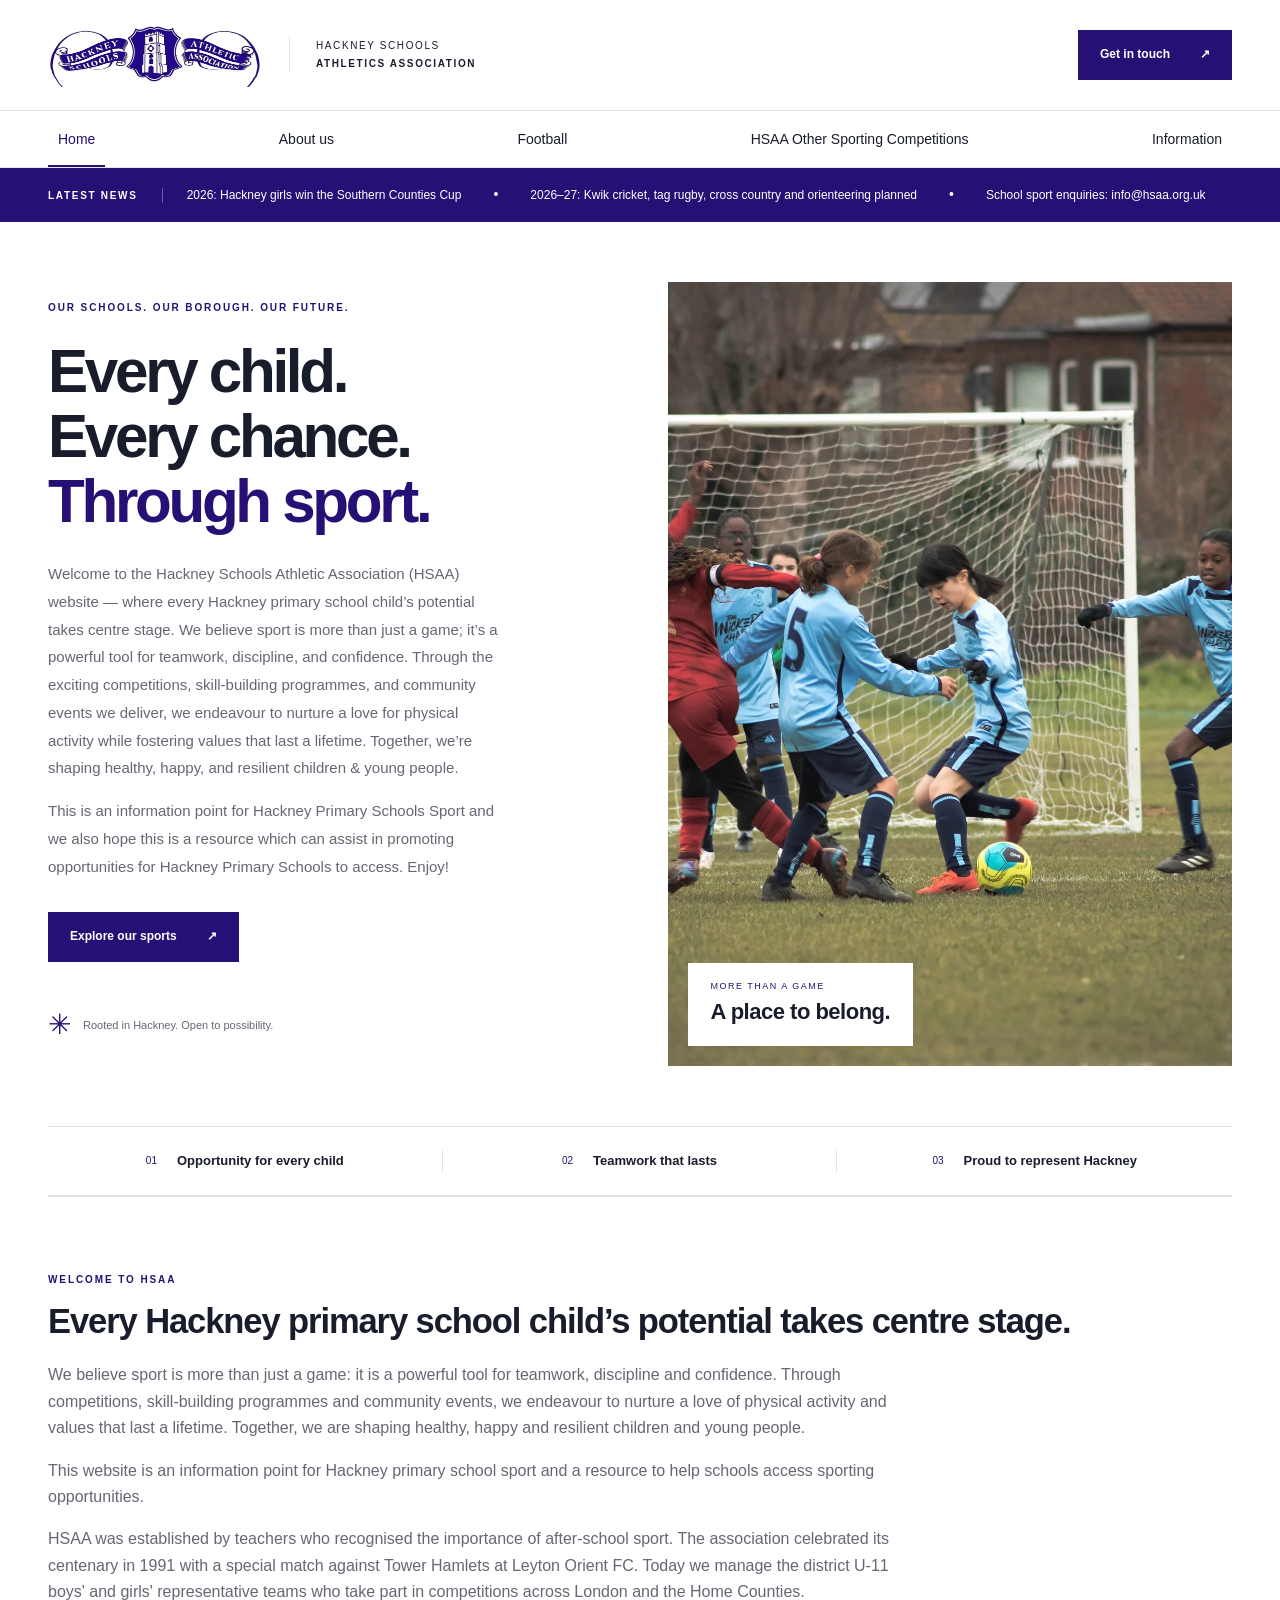
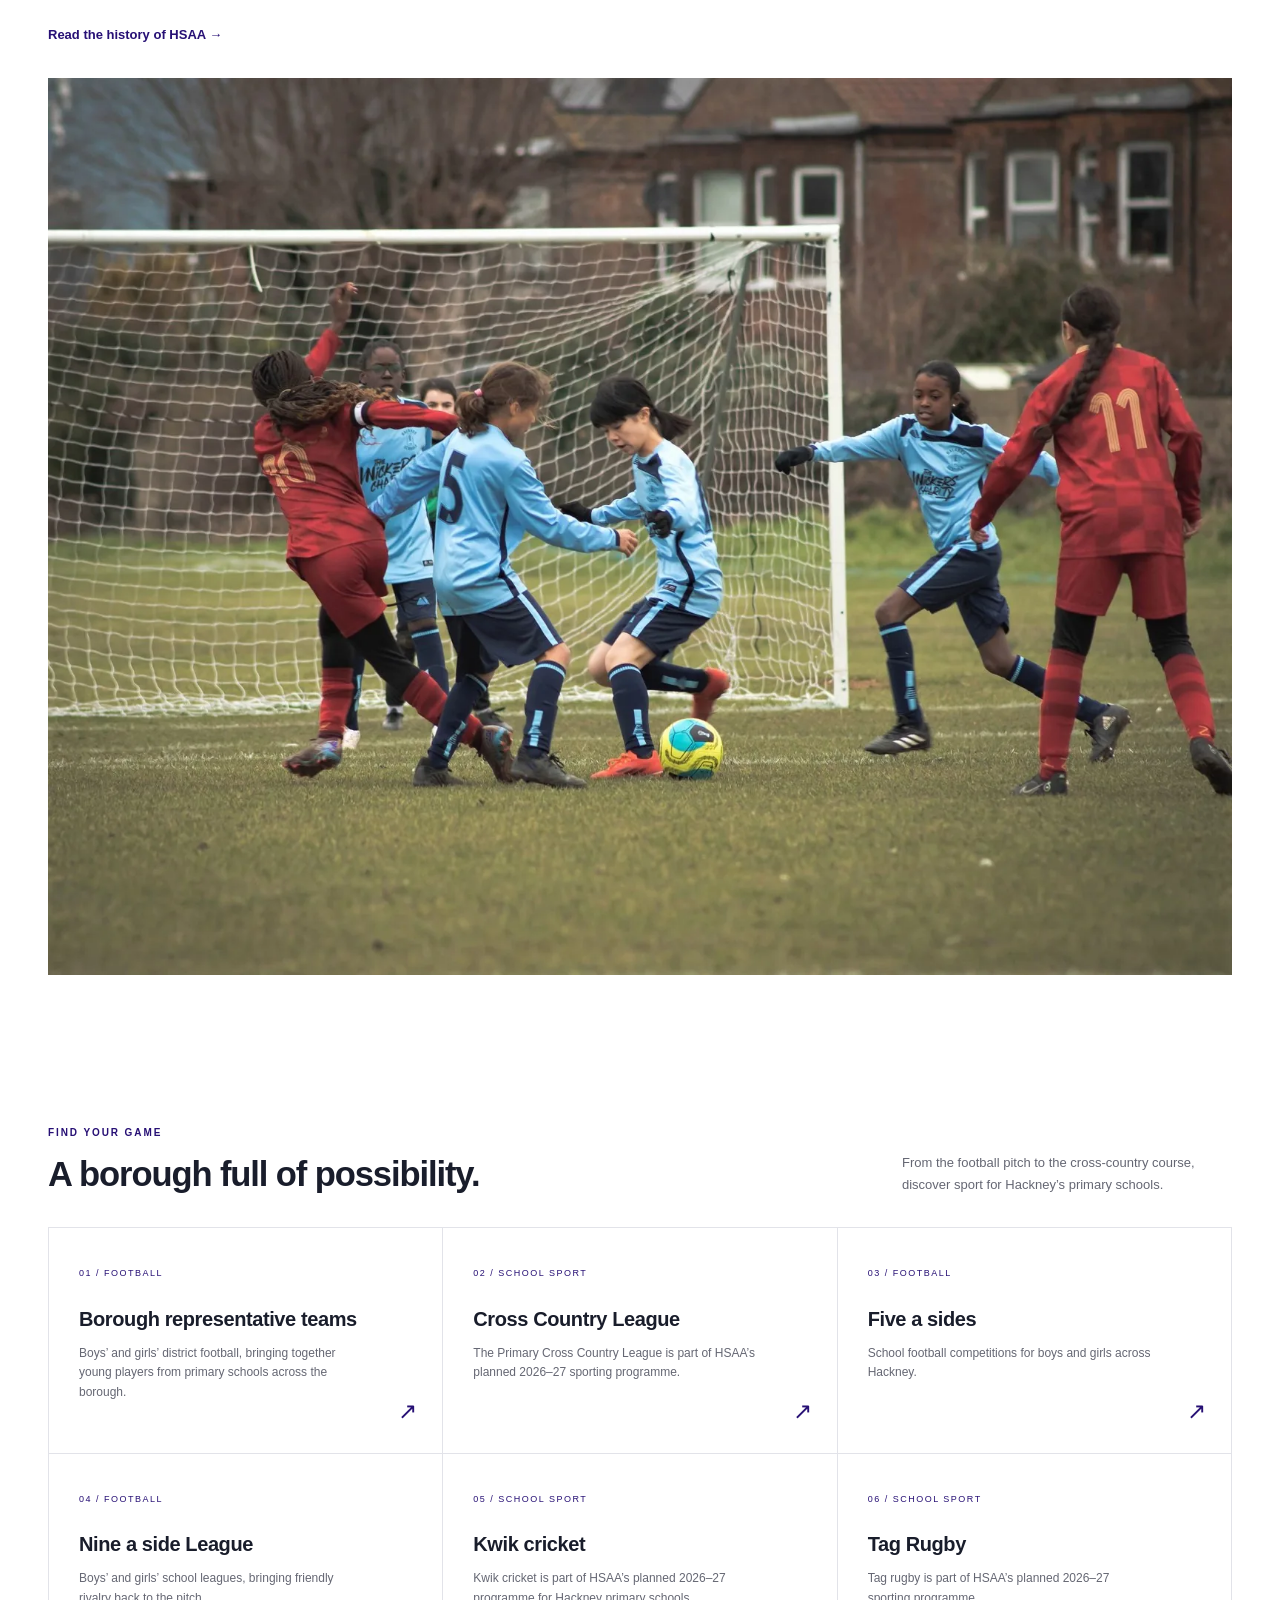
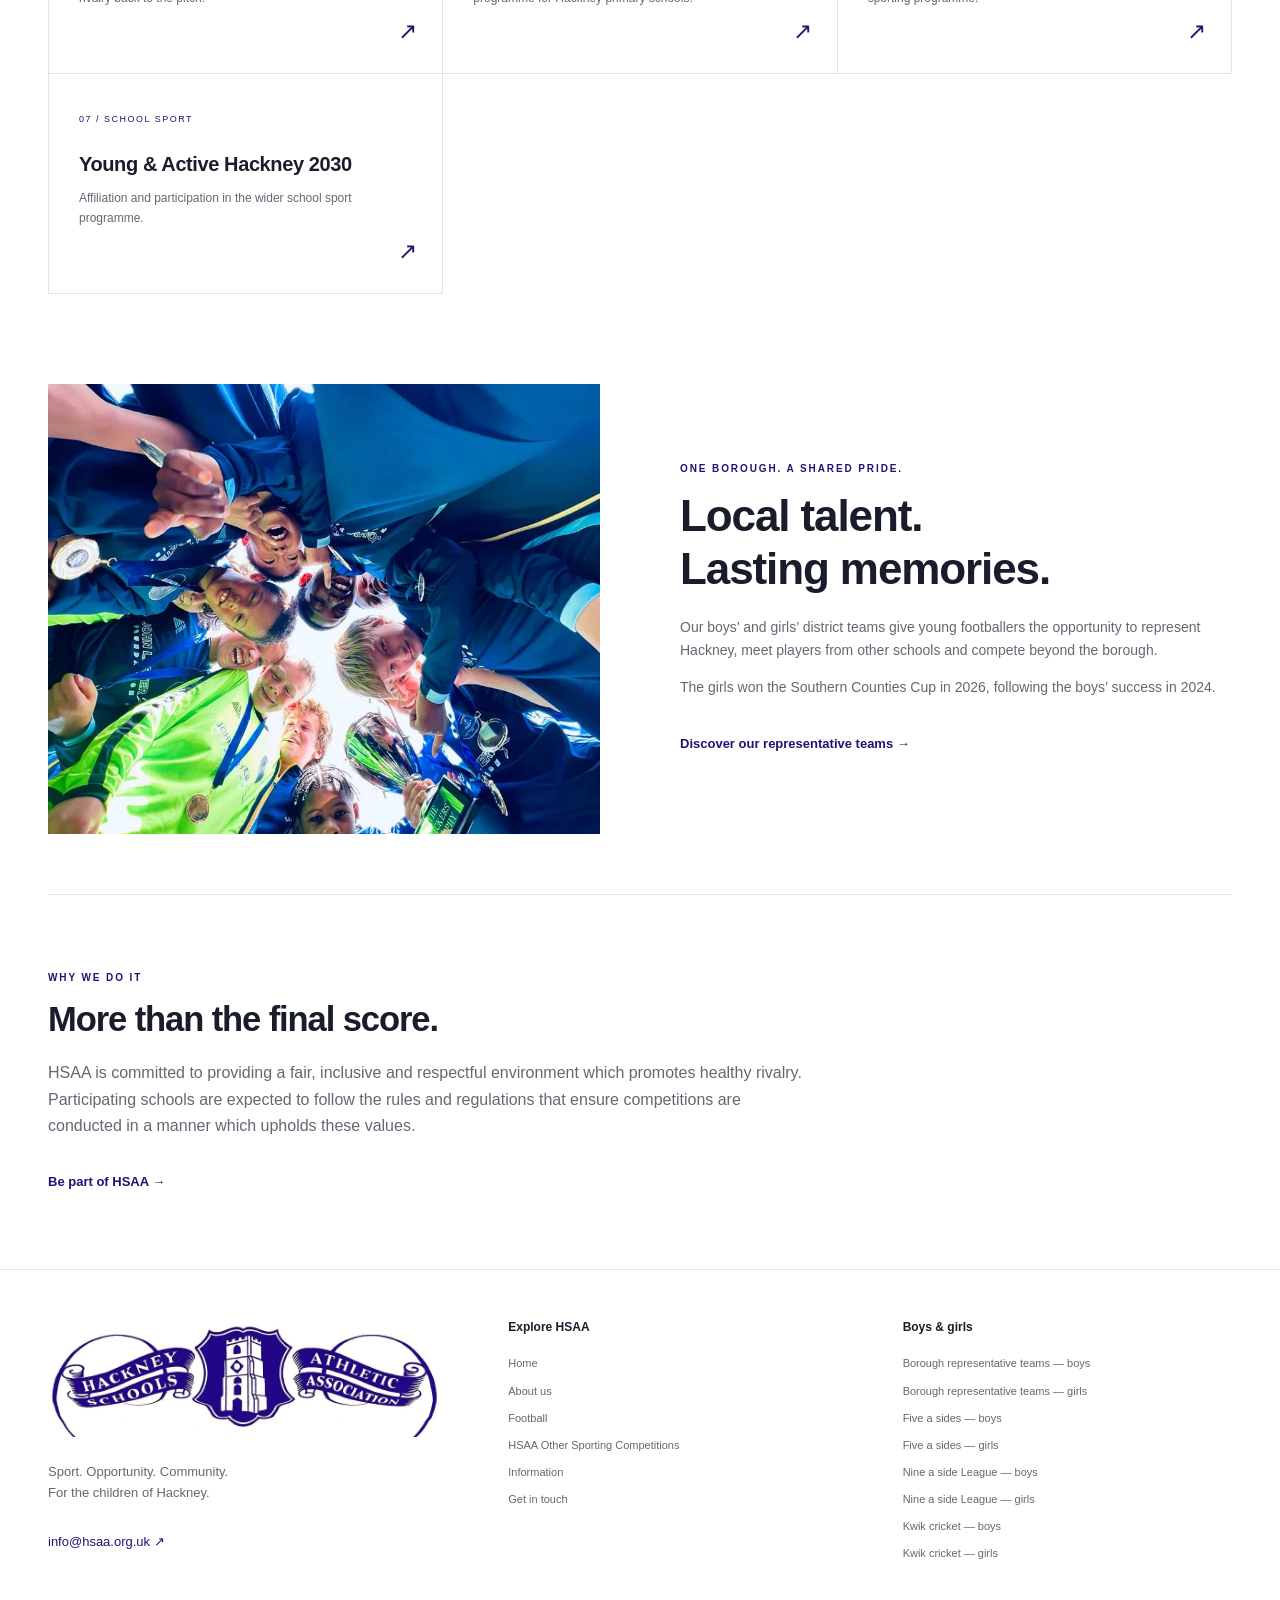
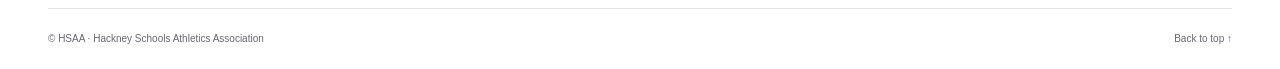
<file: index.html>
<!doctype html>
<html lang="en-GB"><head><meta charset="utf-8"><meta name="viewport" content="width=device-width,initial-scale=1"><title>Home | HSAA</title><meta name="description" content="School sport, competitions and borough representative teams for Hackney primary schools."><link rel="icon" href="assets/logo.webp"><link rel="stylesheet" href="css/styles.css"><script src="js/main.js" defer></script></head>
<body><a class="skip-link" href="#main">Skip to content</a><header><div class="masthead wrap"><a href="index.html" class="brand" aria-label="HSAA home"><img src="assets/source/hsaa-logo.webp" alt="Hackney Schools Athletic Association" width="215" height="64"></a><span class="brand-note">HACKNEY SCHOOLS<br><strong>ATHLETICS ASSOCIATION</strong></span><a class="header-contact button" href="contact.html">Get in touch <span aria-hidden="true">↗</span></a><button class="menu-toggle" aria-expanded="false" aria-controls="main-nav">Menu <span aria-hidden="true">☰</span></button></div><nav class="navigation" id="main-nav" aria-label="Main navigation"><div class="nav-inner wrap"><ul class="nav-list"><li><a href="index.html" aria-current="page">Home</a></li><li><a href="about.html">About us</a></li><li><a href="football.html">Football</a></li><li><a href="other-sports.html">HSAA Other Sporting Competitions</a></li><li><a href="information.html">Information</a></li></ul><div class="mobile-nav-contact"><a class="button" href="contact.html">Get in touch <span aria-hidden="true">&#8599;</span></a></div></div></nav></header>
<main id="main"><section class="news-ticker" aria-label="Latest HSAA news"><div class="wrap ticker-inner"><h2 class="ticker-label">LATEST NEWS</h2><div class="ticker-window" id="news-ticker-content"><div class="ticker-track"><ul class="ticker-items"><li>2026: Hackney girls win the Southern Counties Cup</li><li>2026–27: Kwik cricket, tag rugby, cross country and orienteering planned</li><li>School sport enquiries: info@hsaa.org.uk</li></ul></div></div></div></section><section class="hero wrap" id="introduction"><div class="hero-copy"><span class="eyebrow">OUR SCHOOLS. OUR BOROUGH. OUR FUTURE.</span><h1>Every child.<br>Every chance.<br><em>Through sport.</em></h1><p>Welcome to the Hackney Schools Athletic Association (HSAA) website — where every Hackney primary school child’s potential takes centre stage. We believe sport is more than just a game; it’s a powerful tool for teamwork, discipline, and confidence. Through the exciting competitions, skill-building programmes, and community events we deliver, we endeavour to nurture a love for physical activity while fostering values that last a lifetime. Together, we’re shaping healthy, happy, and resilient children &amp; young people.</p><p>This is an information point for Hackney Primary Schools Sport and we also hope this is a resource which can assist in promoting opportunities for Hackney Primary Schools to access. Enjoy!</p><div class="actions"><a class="button" href="#sports">Explore our sports <span aria-hidden="true">↗</span></a></div><div class="hero-footnote"><span class="small-mark" aria-hidden="true">✳</span> Rooted in Hackney. Open to possibility.</div></div><figure class="hero-photo"><img src="assets/football-action.webp" alt="Hackney girls playing football in front of the goal" width="1990" height="1508" fetchpriority="high"><figcaption><span>MORE THAN A GAME</span><strong>A place to belong.</strong></figcaption></figure></section><section class="values wrap" aria-label="Our values"><div><span>01</span><strong>Opportunity for every child</strong></div><div><span>02</span><strong>Teamwork that lasts</strong></div><div><span>03</span><strong>Proud to represent Hackney</strong></div></section><section class="section wrap home-introduction" id="welcome"><span class="eyebrow">WELCOME TO HSAA</span><h2>Every Hackney primary school child’s potential takes centre stage.</h2><p>We believe sport is more than just a game: it is a powerful tool for teamwork, discipline and confidence. Through competitions, skill-building programmes and community events, we endeavour to nurture a love of physical activity and values that last a lifetime. Together, we are shaping healthy, happy and resilient children and young people.</p><p>This website is an information point for Hackney primary school sport and a resource to help schools access sporting opportunities.</p><p>HSAA was established by teachers who recognised the importance of after-school sport. The association celebrated its centenary in 1991 with a special match against Tower Hamlets at Leyton Orient FC. Today we manage the district U-11 boys' and girls' representative teams who take part in competitions across London and the Home Counties.</p><p><a class="text-link" href="about.html#history">Read the history of HSAA →</a></p><img class="wide-image" src="assets/source/introduction-football.webp" alt="Young footballers playing near the goal" loading="lazy"></section>
<section class="section wrap" id="sports"><div class="section-heading"><div><span class="eyebrow">FIND YOUR GAME</span><h2>A borough full of possibility.</h2></div><p>From the football pitch to the cross-country course, discover sport for Hackney’s primary schools.</p></div><div class="sport-grid"><a class="sport-card" href="football.html#teams"><span class="card-number">01 / FOOTBALL</span><h3>Borough representative teams</h3><p>Boys’ and girls’ district football, bringing together young players from primary schools across the borough.</p><span class="card-arrow" aria-hidden="true">↗</span></a><a class="sport-card" href="other-sports.html#cross-country"><span class="card-number">02 / SCHOOL SPORT</span><h3>Cross Country League</h3><p>The Primary Cross Country League is part of HSAA’s planned 2026–27 sporting programme.</p><span class="card-arrow" aria-hidden="true">↗</span></a><a class="sport-card" href="football.html#five-a-side"><span class="card-number">03 / FOOTBALL</span><h3>Five a sides</h3><p>School football competitions for boys and girls across Hackney.</p><span class="card-arrow" aria-hidden="true">↗</span></a><a class="sport-card" href="football.html#nine-a-side"><span class="card-number">04 / FOOTBALL</span><h3>Nine a side League</h3><p>Boys’ and girls’ school leagues, bringing friendly rivalry back to the pitch.</p><span class="card-arrow" aria-hidden="true">↗</span></a><a class="sport-card" href="other-sports.html#kwik-cricket"><span class="card-number">05 / SCHOOL SPORT</span><h3>Kwik cricket</h3><p>Kwik cricket is part of HSAA’s planned 2026–27 programme for Hackney primary schools.</p><span class="card-arrow" aria-hidden="true">↗</span></a><a class="sport-card" href="other-sports.html#tag-touch"><span class="card-number">06 / SCHOOL SPORT</span><h3>Tag Rugby</h3><p>Tag rugby is part of HSAA’s planned 2026–27 sporting programme.</p><span class="card-arrow" aria-hidden="true">↗</span></a><a class="sport-card" href="other-sports.html#young-active"><span class="card-number">07 / SCHOOL SPORT</span><h3>Young & Active Hackney 2030</h3><p>Affiliation and participation in the wider school sport programme.</p><span class="card-arrow" aria-hidden="true">↗</span></a></div></section><section class="feature wrap"><img src="assets/team-celebration.webp" alt="Hackney players celebrating together with a trophy" width="884" height="1024" loading="lazy"><div><span class="eyebrow">ONE BOROUGH. A SHARED PRIDE.</span><h2>Local talent.<br>Lasting memories.</h2><p>Our boys’ and girls’ district teams give young footballers the opportunity to represent Hackney, meet players from other schools and compete beyond the borough.</p><p>The girls won the Southern Counties Cup in 2026, following the boys’ success in 2024.</p><a class="text-link" href="football.html#teams">Discover our representative teams →</a></div></section><section class="section wrap mission"><span class="eyebrow">WHY WE DO IT</span><h2>More than the final score.</h2><p>HSAA is committed to providing a fair, inclusive and respectful environment which promotes healthy rivalry. Participating schools are expected to follow the rules and regulations that ensure competitions are conducted in a manner which upholds these values.</p><a class="text-link" href="contact.html">Be part of HSAA →</a></section></main><footer><div class="wrap footer-grid"><div><img src="assets/source/hsaa-logo.webp" alt="HSAA" width="215" height="64" loading="lazy"><p>Sport. Opportunity. Community.<br>For the children of Hackney.</p><a href="mailto:info@hsaa.org.uk">info@hsaa.org.uk ↗</a></div><div><h2>Explore HSAA</h2><div class="footer-links"><a href="index.html" aria-current="page">Home</a><a href="about.html">About us</a><a href="football.html">Football</a><a href="other-sports.html">HSAA Other Sporting Competitions</a><a href="information.html">Information</a><a href="contact.html">Get in touch</a></div></div><div><h2>Boys &amp; girls</h2><div class="footer-links"><a href="football.html#teams-boys">Borough representative teams — boys</a><a href="football.html#teams-girls">Borough representative teams — girls</a><a href="football.html#five-a-side-boys">Five a sides — boys</a><a href="football.html#five-a-side-girls">Five a sides — girls</a><a href="football.html#nine-a-side-boys">Nine a side League — boys</a><a href="football.html#nine-a-side-girls">Nine a side League — girls</a><a href="other-sports.html#kwik-cricket-boys">Kwik cricket — boys</a><a href="other-sports.html#kwik-cricket-girls">Kwik cricket — girls</a></div></div></div><div class="wrap footer-bottom">© HSAA · Hackney Schools Athletics Association <a href="#main">Back to top ↑</a></div></footer></body></html>
</file>
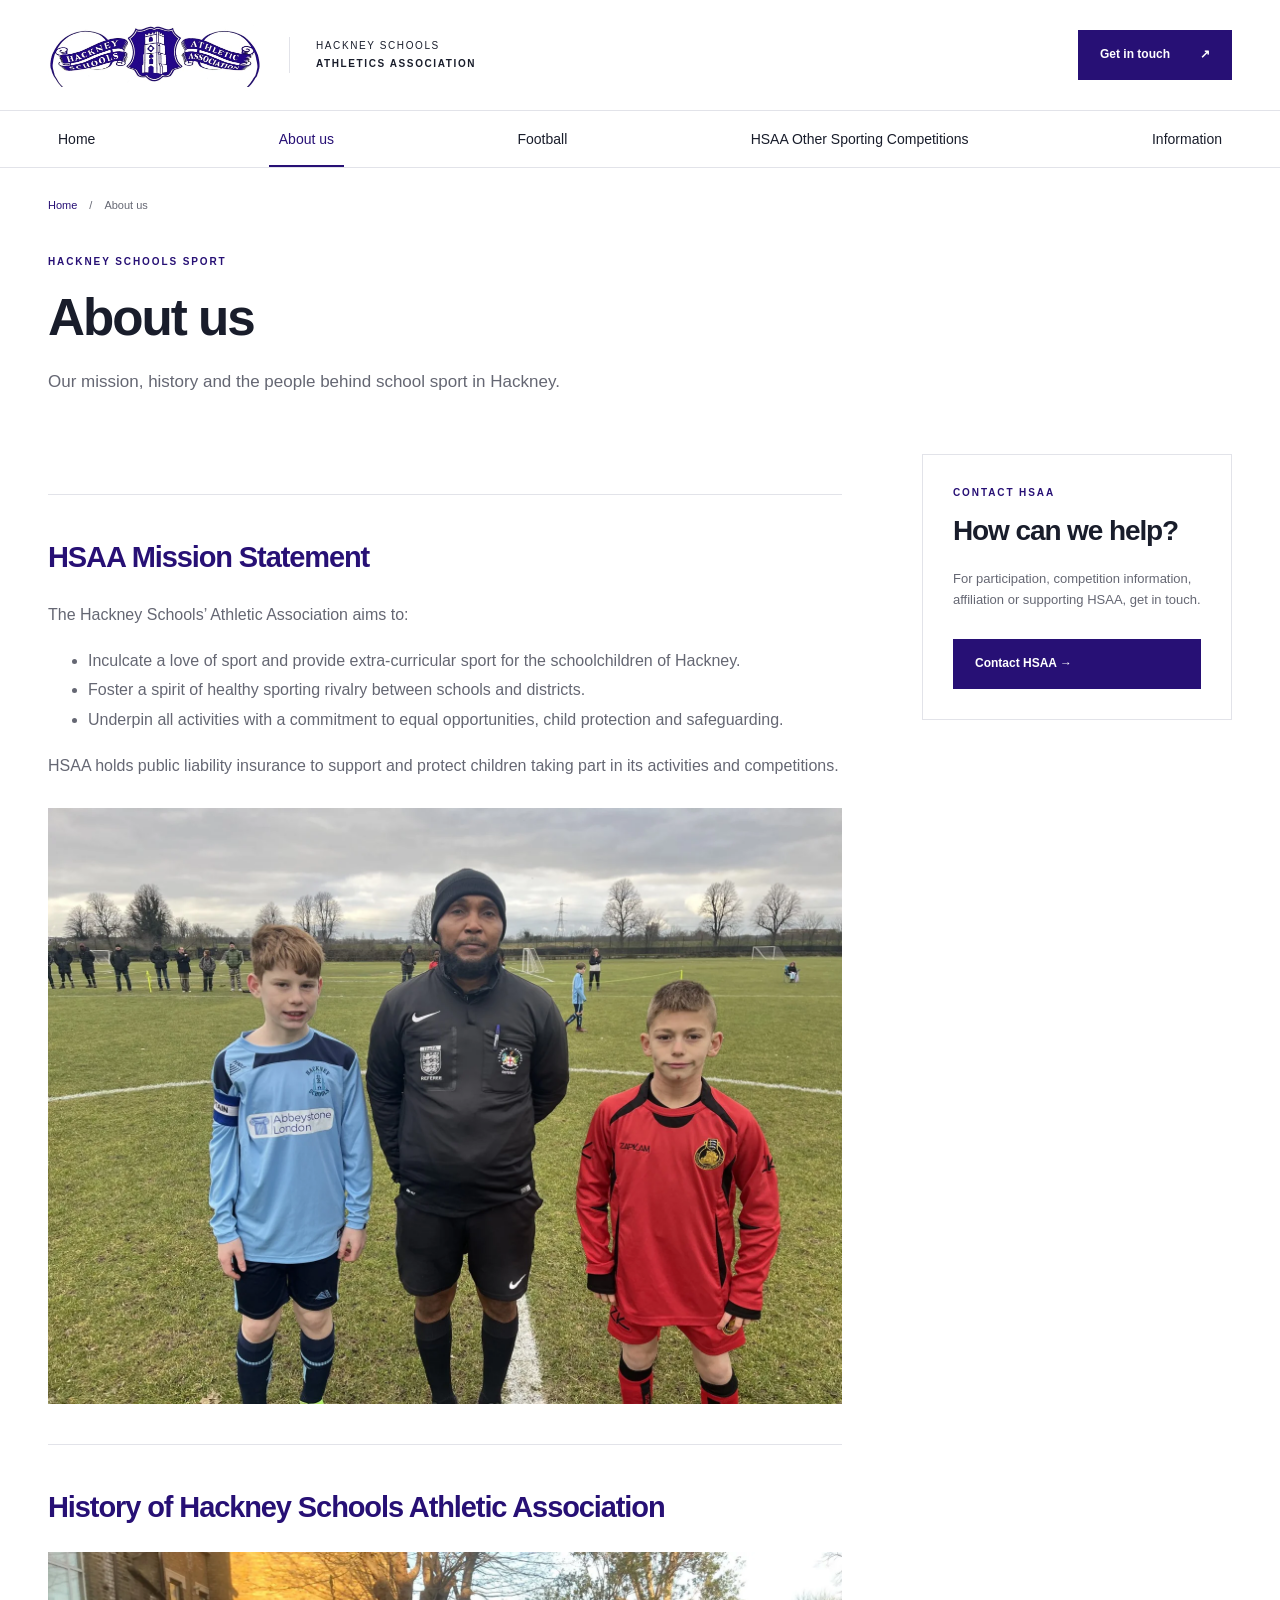
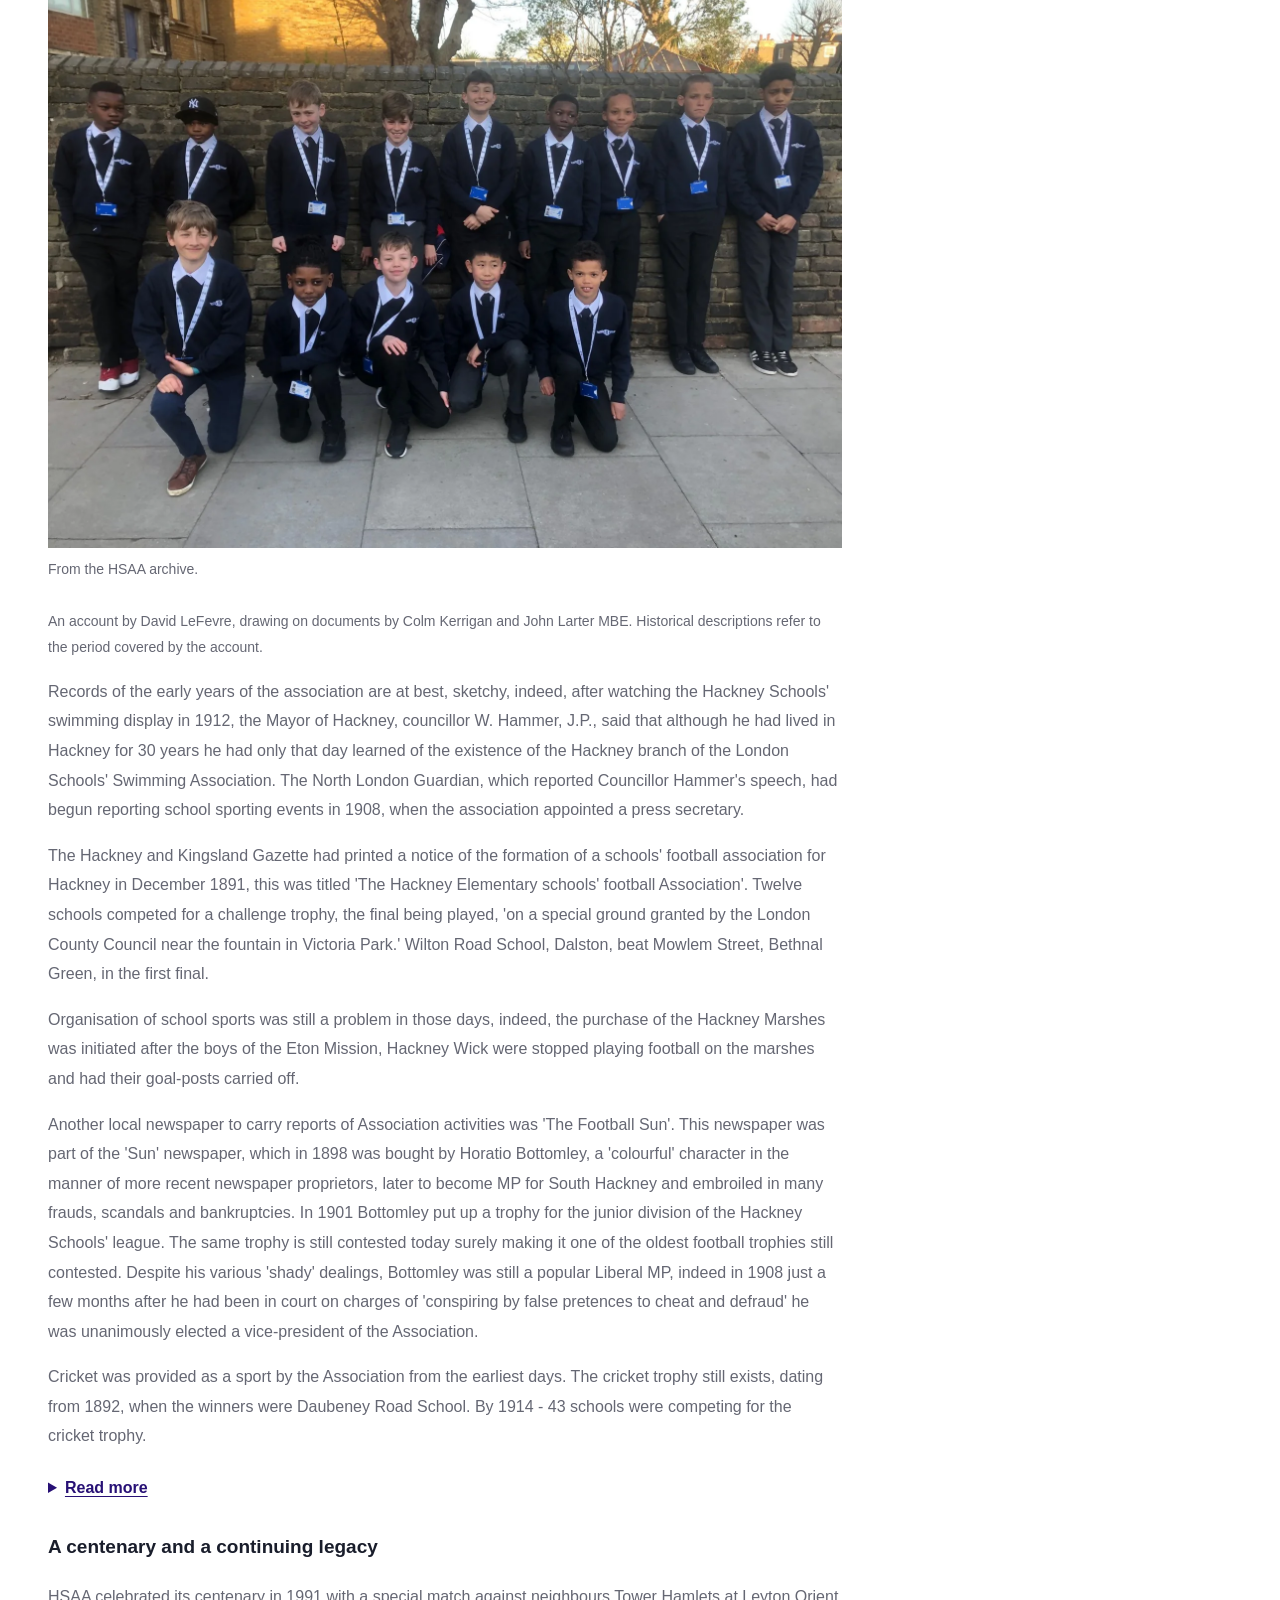
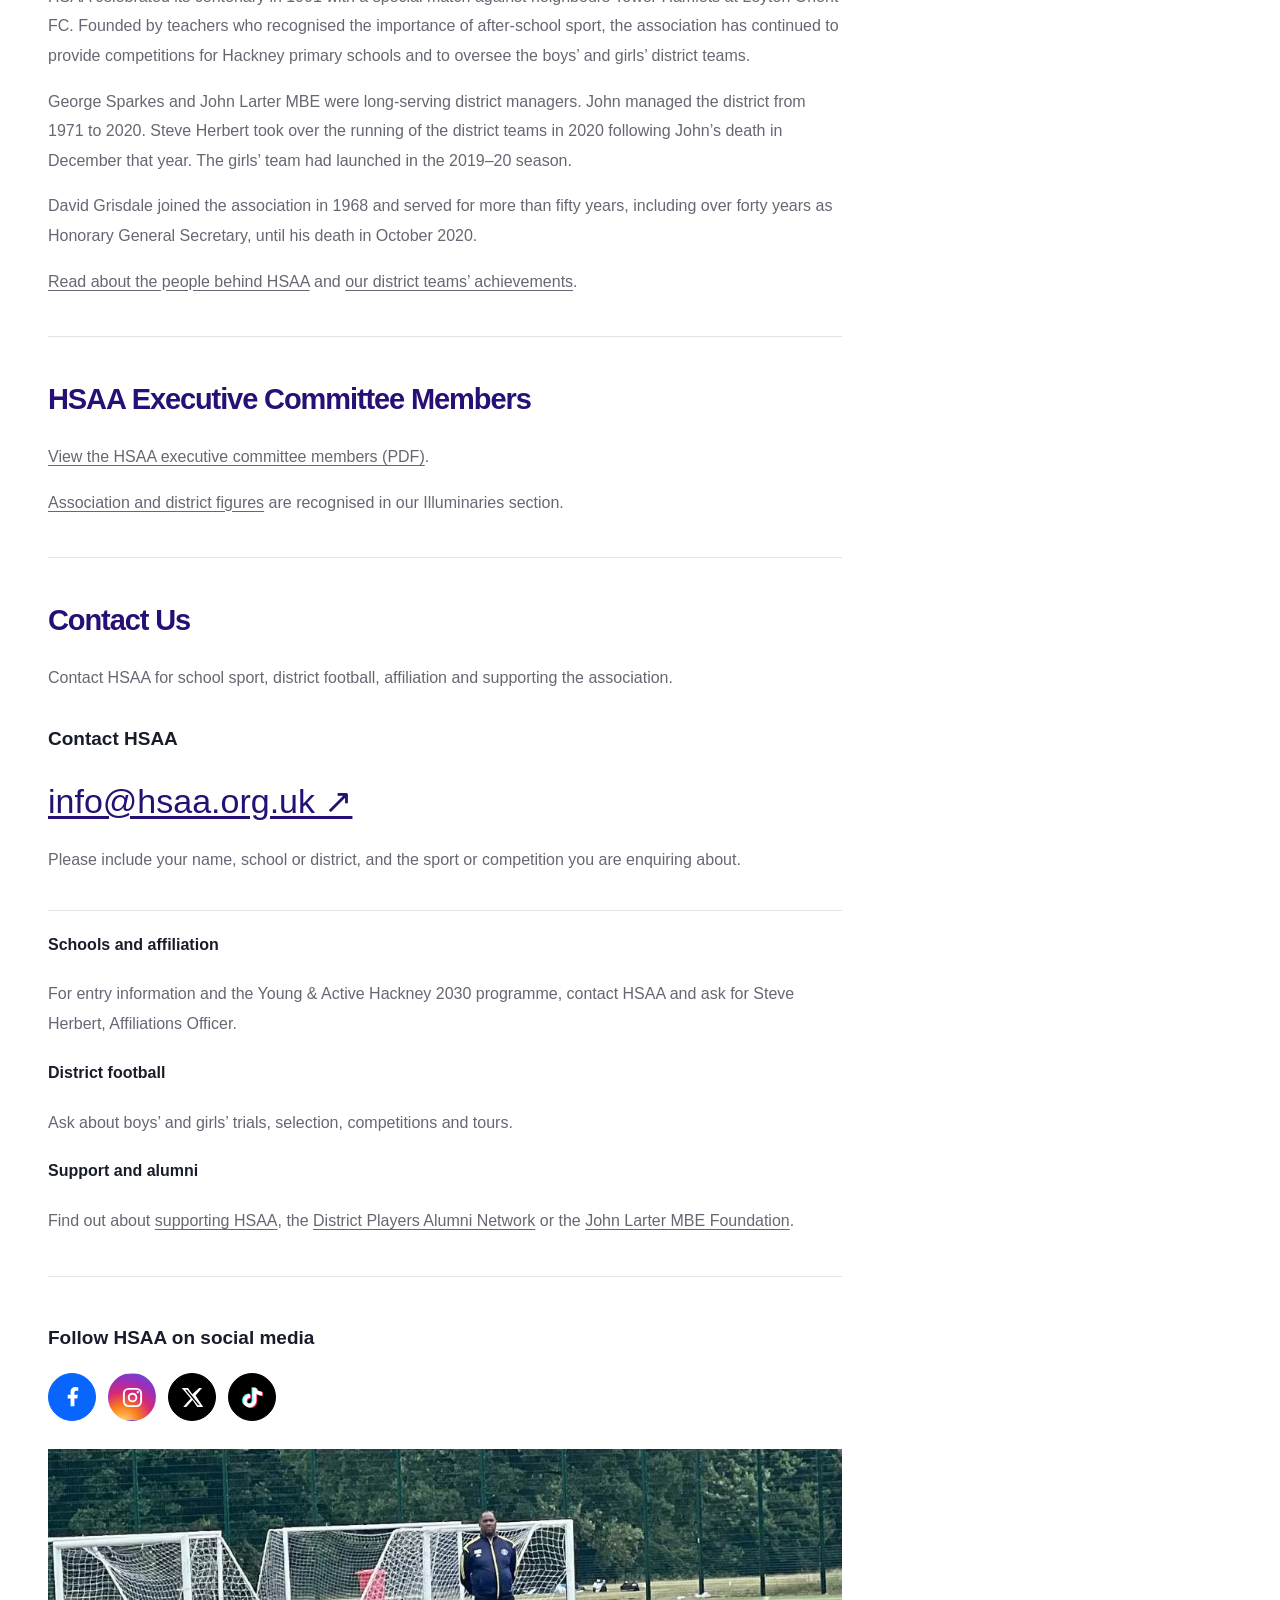
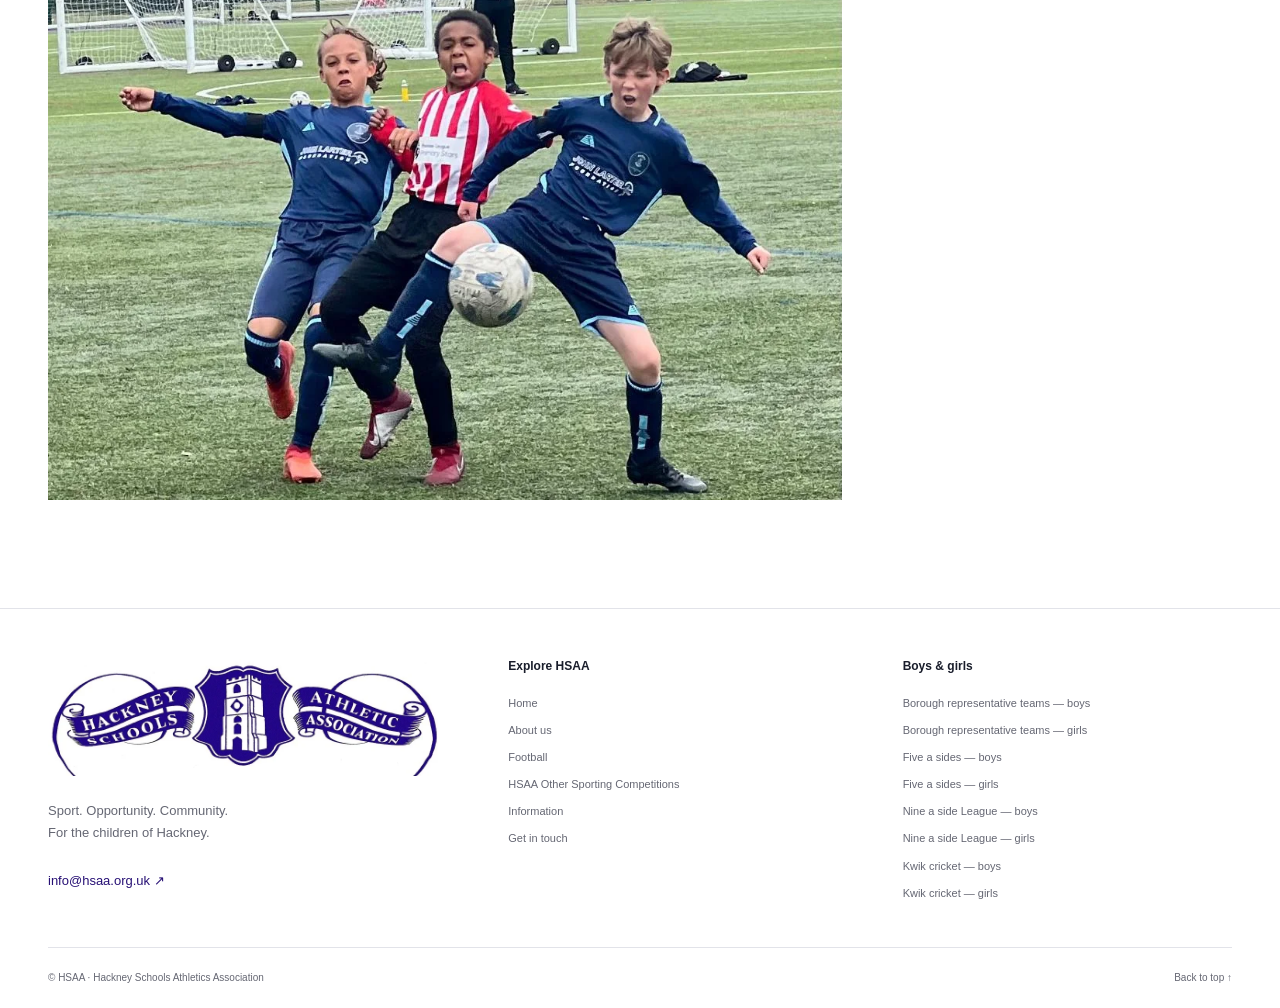
<file: about.html>
<!doctype html>
<html lang="en-GB"><head><meta charset="utf-8"><meta name="viewport" content="width=device-width,initial-scale=1"><title>About us | HSAA</title><meta name="description" content="Our mission, history and the people behind school sport in Hackney."><link rel="icon" href="assets/logo.webp"><link rel="stylesheet" href="css/styles.css"><script src="js/main.js" defer></script></head>
<body><a class="skip-link" href="#main">Skip to content</a><header><div class="masthead wrap"><a href="index.html" class="brand" aria-label="HSAA home"><img src="assets/source/hsaa-logo.webp" alt="Hackney Schools Athletic Association" width="215" height="64"></a><span class="brand-note">HACKNEY SCHOOLS<br><strong>ATHLETICS ASSOCIATION</strong></span><a class="header-contact button" href="contact.html">Get in touch <span aria-hidden="true">↗</span></a><button class="menu-toggle" aria-expanded="false" aria-controls="main-nav">Menu <span aria-hidden="true">☰</span></button></div><nav class="navigation" id="main-nav" aria-label="Main navigation"><div class="nav-inner wrap"><ul class="nav-list"><li><a href="index.html">Home</a></li><li><a href="about.html" aria-current="page">About us</a></li><li><a href="football.html">Football</a></li><li><a href="other-sports.html">HSAA Other Sporting Competitions</a></li><li><a href="information.html">Information</a></li></ul><div class="mobile-nav-contact"><a class="button" href="contact.html">Get in touch <span aria-hidden="true">&#8599;</span></a></div></div></nav></header>
<main id="main"><div class="wrap page-intro"><nav class="breadcrumb" aria-label="Breadcrumb"><a href="index.html">Home</a><span>/</span><span>About us</span></nav><span class="eyebrow">HACKNEY SCHOOLS SPORT</span><h1>About us</h1><p class="lead">Our mission, history and the people behind school sport in Hackney.</p></div><div class="wrap content-layout"><article class="article"><section id="mission" class="gender-section">
<h2>HSAA Mission Statement</h2>
<p>The Hackney Schools’ Athletic Association aims to:</p>
<ul><li>Inculcate a love of sport and provide extra-curricular sport for the schoolchildren of Hackney.</li><li>Foster a spirit of healthy sporting rivalry between schools and districts.</li><li>Underpin all activities with a commitment to equal opportunities, child protection and safeguarding.</li></ul>
<p>HSAA holds public liability insurance to support and protect children taking part in its activities and competitions.</p>
<figure><img class="wide-image" src="assets/source/mission-football.webp" alt="Two young footballers with a match official on the playing fields" loading="lazy"></figure>
</section>
<section id="history" class="gender-section"><h2>History of Hackney Schools Athletic Association</h2>
<figure><img class="wide-image" src="assets/source/history-team.webp" alt="An HSAA team photograph from the association archive" loading="lazy"><figcaption>From the HSAA archive.</figcaption></figure>
<p class="content-note">An account by David LeFevre, drawing on documents by Colm Kerrigan and John Larter MBE. Historical descriptions refer to the period covered by the account.</p>
<p>Records of the early years of the association are at best, sketchy, indeed, after watching the Hackney Schools&#x27; swimming display in 1912, the Mayor of Hackney, councillor W. Hammer, J.P., said that although he had lived in Hackney for 30 years he had only that day learned of the existence of the Hackney branch of the London Schools&#x27; Swimming Association.  The North London Guardian, which reported Councillor Hammer&#x27;s speech, had begun reporting school sporting events in 1908, when the association appointed a press secretary.</p>
<p>The Hackney and Kingsland Gazette had printed a notice of the formation of a schools&#x27; football association for Hackney in December 1891, this was titled &#x27;The Hackney Elementary schools&#x27; football Association&#x27;. Twelve schools competed for a challenge trophy, the final being played, &#x27;on a special ground granted by the London County Council near the fountain in Victoria Park.&#x27; Wilton Road School, Dalston, beat Mowlem Street, Bethnal Green, in the first final.</p>
<p>Organisation of school sports was still a problem in those days, indeed, the purchase of the Hackney Marshes was initiated after the boys of the Eton Mission, Hackney Wick were stopped playing football on the marshes and had their goal-posts carried off.</p>
<p>Another local newspaper to carry reports of Association activities was &#x27;The Football Sun&#x27;. This newspaper was part of the &#x27;Sun&#x27; newspaper, which in 1898 was bought by Horatio Bottomley, a &#x27;colourful&#x27; character in the manner of more recent newspaper proprietors, later to become MP for South Hackney and embroiled in many frauds, scandals and bankruptcies. In 1901 Bottomley put up a trophy for the junior division of the Hackney Schools&#x27; league. The same trophy is still contested today surely making it one of the oldest football trophies still contested. Despite his various &#x27;shady&#x27; dealings, Bottomley was still a popular Liberal MP, indeed in 1908 just a few months after he had been in court on charges of &#x27;conspiring by false pretences to cheat and defraud&#x27; he was unanimously elected a vice-president of the Association.</p>
<p>Cricket was provided as a sport by the Association from the earliest days. The cricket trophy still exists, dating from 1892, when the winners were Daubeney Road School. By 1914 - 43 schools were competing for the cricket trophy.</p>
<details class="history-more">
<summary>Read more</summary>
<p>From the earliest years, the Association sports day was held at Orient&#x27;s Millfields ground, featuring championship races for girls as well as boys. In 1913 there were 2,494 entries for the events, and it had been necessary to have qualifying rounds throughout the preceding week at Victoria Park. A feature of the days proceedings noted by the Hackney Gazette was the arrival of the manager and assistant manager of the Hackney Empire, &#x27;whose presence aroused considerable interest amongst the children as they supervised the taking of cinematograph pictures of the races, the winning teams, etc., which are to be produced at the empire this week.&#x27;</p>
<p>The boxing section has disappeared since the mid 1970&#x27;s but for most of the century was of a strength which befits the character of the area. The boxing trophies were presented to the Association by Baroness Burdett-Coutts a Victorian philanthropist who also gave Victoria Park to the people of the impoverished east end of London. The Boxing champions of 1947 were the Kray twins and the strength of the &#x27;art&#x27; continued through to the likes of Maurice Hope, Chris Eubank and more recently Jason Matthews. Other sports were added over the years to the portfolio of the Association and in recent years Sports Hall athletics and short tennis competitions have attracted many schools to the Britannia Leisure Centre. The District Sports Hall Athletics team has taken part in the National Championships and has twice won the event.</p>
<p><strong>Written by David LeFevre with reference to documents by Colm Kerrigan and John Larter MBE.</strong></p>
</details>

<h3>A centenary and a continuing legacy</h3>
<p>HSAA celebrated its centenary in 1991 with a special match against neighbours Tower Hamlets at Leyton Orient FC. Founded by teachers who recognised the importance of after-school sport, the association has continued to provide competitions for Hackney primary schools and to oversee the boys’ and girls’ district teams.</p>
<p>George Sparkes and John Larter MBE were long-serving district managers. John managed the district from 1971 to 2020. Steve Herbert took over the running of the district teams in 2020 following John’s death in December that year. The girls’ team had launched in the 2019–20 season.</p>
<p>David Grisdale joined the association in 1968 and served for more than fifty years, including over forty years as Honorary General Secretary, until his death in October 2020.</p>
<p><a href="information.html#illuminaries-association">Read about the people behind HSAA</a> and <a href="football.html#teams">our district teams’ achievements</a>.</p>
</section>
<section id="committee" class="gender-section"><h2>HSAA Executive Committee Members</h2>
<p><a href="downloads/hsaa-executive-committee-members.pdf" type="application/pdf">View the HSAA executive committee members (PDF)</a>.</p>
<p><a href="information.html#illuminaries-association">Association and district figures</a> are recognised in our Illuminaries section.</p></section>
<section id="contact" class="gender-section"><h2>Contact Us</h2><p class="lead">Contact HSAA for school sport, district football, affiliation and supporting the association.</p><h3>Contact HSAA</h3><a class="email-address" href="mailto:info@hsaa.org.uk">info@hsaa.org.uk ↗</a>
<p>Please include your name, school or district, and the sport or competition you are enquiring about.</p>
<div class="contact-topics"><section><h4>Schools and affiliation</h4><p>For entry information and the Young &amp; Active Hackney 2030 programme, contact HSAA and ask for Steve Herbert, Affiliations Officer.</p></section><section><h4>District football</h4><p>Ask about boys’ and girls’ trials, selection, competitions and tours.</p></section><section><h4>Support and alumni</h4><p>Find out about <a href="information.html#contacts-supporters">supporting HSAA</a>, the <a href="information.html#illuminaries-alumni-network">District Players Alumni Network</a> or the <a href="information.html#john-larter-foundation">John Larter MBE Foundation</a>.</p></section></div>
<section id="contact-social-media" class="gender-section"><h3>Follow HSAA on social media</h3>
<ul class="social-links">
<li><a class="social-icon social-icon--facebook" href="https://www.facebook.com/search/pages/?q=Hackney%20Primary%20Schools%20District%20Football%20Team" target="_blank" rel="noopener noreferrer" aria-label="Find Hackney Primary Schools District Football Team on Facebook (opens in a new tab)" title="Facebook: Hackney Primary Schools District Football Team (search this page name on Facebook)"><svg viewBox="0 0 24 24" aria-hidden="true" focusable="false"><path d="M14 21v-8h3l.5-4H14V7c0-1.2.4-2 2-2h2V1.4A24 24 0 0 0 15 1c-3 0-5 1.8-5 5v3H7v4h3v8z"/></svg></a></li>
<li><a class="social-icon social-icon--instagram" href="https://www.instagram.com/hackneydistrictteam/" target="_blank" rel="noopener noreferrer" aria-label="Instagram: @hackneydistrictteam" title="Instagram: @hackneydistrictteam"><svg viewBox="0 0 24 24" aria-hidden="true" focusable="false"><rect x="3" y="3" width="18" height="18" rx="5" fill="none" stroke="currentColor" stroke-width="2"/><circle cx="12" cy="12" r="4" fill="none" stroke="currentColor" stroke-width="2"/><circle cx="17.5" cy="6.5" r="1.2"/></svg></a></li>
<li><a class="social-icon social-icon--x" href="https://x.com/HackSchfootball" target="_blank" rel="noopener noreferrer" aria-label="X: @HackSchfootball" title="X: @HackSchfootball"><svg viewBox="0 0 24 24" aria-hidden="true" focusable="false"><path d="M18.9 2H22l-6.8 7.8L23.2 22h-6.3L12 14.6 5.5 22H2.3l7.9-9L.8 2h6.5l4.5 6.7L18.9 2zm-1.1 18h1.8L6.3 3.9H4.4z"/></svg></a></li>
<li><a class="social-icon social-icon--tiktok" href="https://www.tiktok.com/@hackneydistrict" target="_blank" rel="noopener noreferrer" aria-label="TikTok: @hackneydistrict" title="TikTok: @hackneydistrict"><svg viewBox="0 0 24 24" aria-hidden="true" focusable="false"><path fill="#25F4EE" transform="translate(-1,-.6)" d="M16 2h-4v13.5a3 3 0 1 1-2.5-3V8.4a7 7 0 1 0 6.5 7V8a10 10 0 0 0 6 2V6a6 6 0 0 1-6-4z"/><path fill="#FE2C55" transform="translate(1,.6)" d="M16 2h-4v13.5a3 3 0 1 1-2.5-3V8.4a7 7 0 1 0 6.5 7V8a10 10 0 0 0 6 2V6a6 6 0 0 1-6-4z"/><path d="M16 2h-4v13.5a3 3 0 1 1-2.5-3V8.4a7 7 0 1 0 6.5 7V8a10 10 0 0 0 6 2V6a6 6 0 0 1-6-4z"/></svg></a></li>
</ul></section>
<figure><img class="wide-image" src="assets/source/contact-football.webp" alt="Young footballers contesting the ball on an outdoor pitch" loading="lazy"></figure>
</section>
</article><aside class="enquiry"><span class="eyebrow">CONTACT HSAA</span><h2>How can we help?</h2><p>For participation, competition information, affiliation or supporting HSAA, get in touch.</p><a class="button" href="contact.html">Contact HSAA &rarr;</a></aside></div></main><footer><div class="wrap footer-grid"><div><img src="assets/source/hsaa-logo.webp" alt="HSAA" width="215" height="64" loading="lazy"><p>Sport. Opportunity. Community.<br>For the children of Hackney.</p><a href="mailto:info@hsaa.org.uk">info@hsaa.org.uk ↗</a></div><div><h2>Explore HSAA</h2><div class="footer-links"><a href="index.html">Home</a><a href="about.html" aria-current="page">About us</a><a href="football.html">Football</a><a href="other-sports.html">HSAA Other Sporting Competitions</a><a href="information.html">Information</a><a href="contact.html">Get in touch</a></div></div><div><h2>Boys &amp; girls</h2><div class="footer-links"><a href="football.html#teams-boys">Borough representative teams — boys</a><a href="football.html#teams-girls">Borough representative teams — girls</a><a href="football.html#five-a-side-boys">Five a sides — boys</a><a href="football.html#five-a-side-girls">Five a sides — girls</a><a href="football.html#nine-a-side-boys">Nine a side League — boys</a><a href="football.html#nine-a-side-girls">Nine a side League — girls</a><a href="other-sports.html#kwik-cricket-boys">Kwik cricket — boys</a><a href="other-sports.html#kwik-cricket-girls">Kwik cricket — girls</a></div></div></div><div class="wrap footer-bottom">© HSAA · Hackney Schools Athletics Association <a href="#main">Back to top ↑</a></div></footer></body></html>
</file>
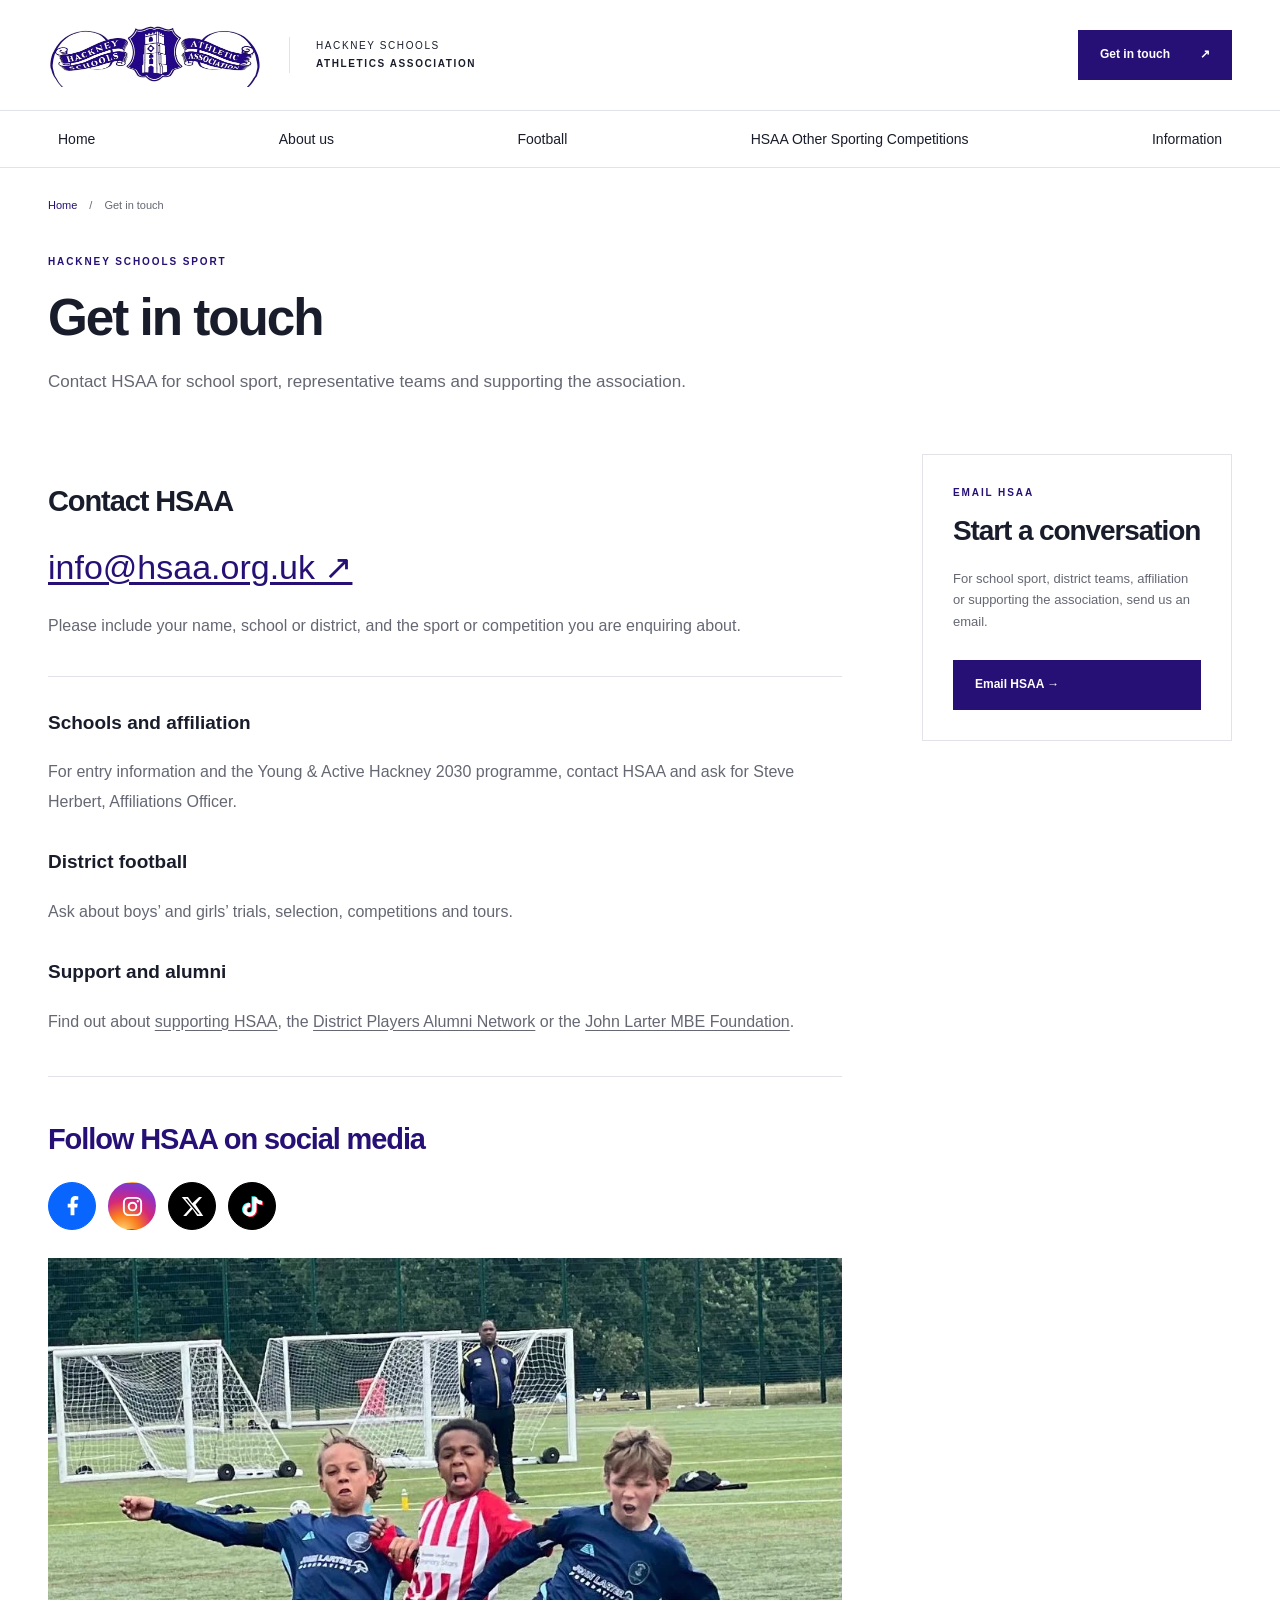
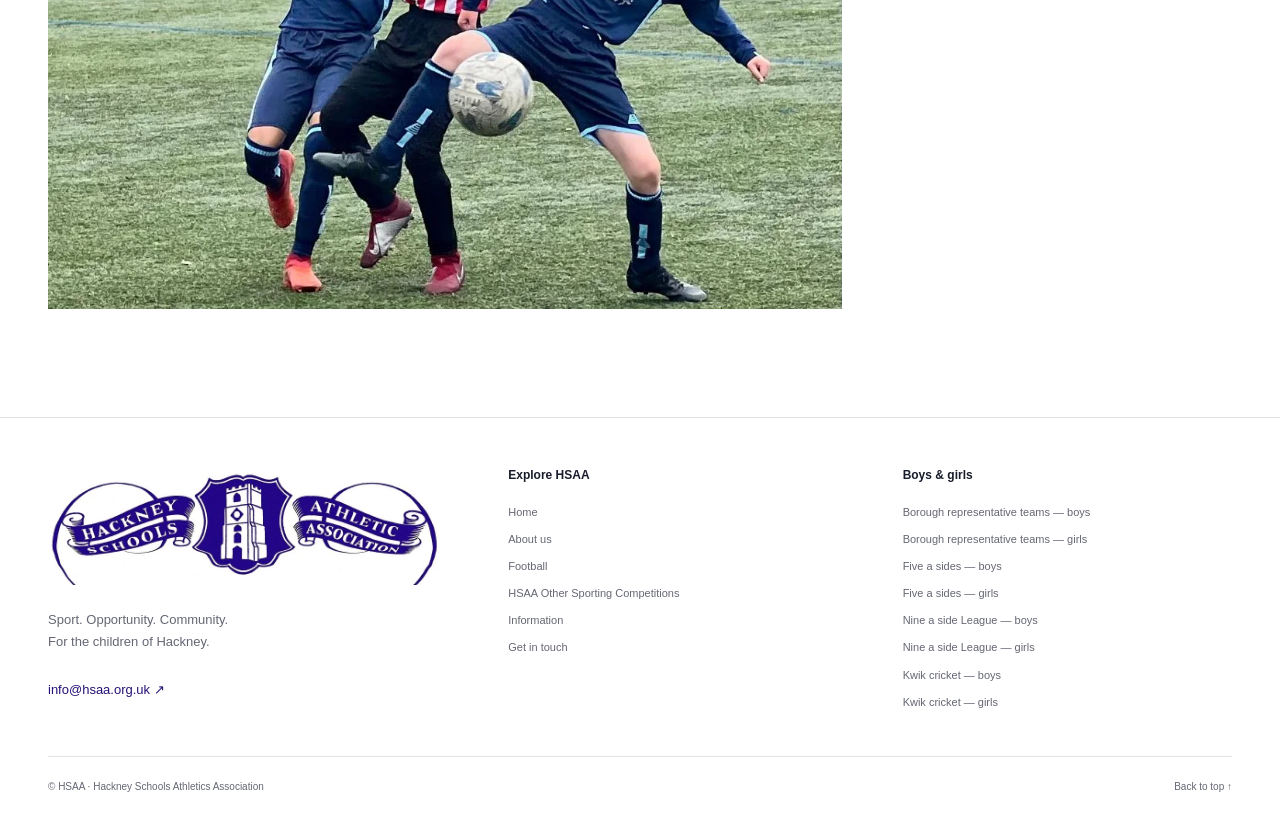
<file: contact.html>
<!doctype html>
<html lang="en-GB"><head><meta charset="utf-8"><meta name="viewport" content="width=device-width,initial-scale=1"><title>Get in touch | HSAA</title><meta name="description" content="Contact HSAA for school sport, representative teams and supporting the association."><link rel="icon" href="assets/logo.webp"><link rel="stylesheet" href="css/styles.css"><script src="js/main.js" defer></script></head>
<body><a class="skip-link" href="#main">Skip to content</a><header><div class="masthead wrap"><a href="index.html" class="brand" aria-label="HSAA home"><img src="assets/source/hsaa-logo.webp" alt="Hackney Schools Athletic Association" width="215" height="64"></a><span class="brand-note">HACKNEY SCHOOLS<br><strong>ATHLETICS ASSOCIATION</strong></span><a class="header-contact button" href="contact.html">Get in touch <span aria-hidden="true">↗</span></a><button class="menu-toggle" aria-expanded="false" aria-controls="main-nav">Menu <span aria-hidden="true">☰</span></button></div><nav class="navigation" id="main-nav" aria-label="Main navigation"><div class="nav-inner wrap"><ul class="nav-list"><li><a href="index.html">Home</a></li><li><a href="about.html">About us</a></li><li><a href="football.html">Football</a></li><li><a href="other-sports.html">HSAA Other Sporting Competitions</a></li><li><a href="information.html">Information</a></li></ul><div class="mobile-nav-contact"><a class="button" href="contact.html" aria-current="page">Get in touch <span aria-hidden="true">&#8599;</span></a></div></div></nav></header>
<main id="main"><div class="wrap page-intro"><nav class="breadcrumb" aria-label="Breadcrumb"><a href="index.html">Home</a><span>/</span><span>Get in touch</span></nav><span class="eyebrow">HACKNEY SCHOOLS SPORT</span><h1>Get in touch</h1><p class="lead">Contact HSAA for school sport, representative teams and supporting the association.</p></div><div class="wrap content-layout"><article class="article"><h2>Contact HSAA</h2><a class="email-address" href="mailto:info@hsaa.org.uk">info@hsaa.org.uk ↗</a>
<p>Please include your name, school or district, and the sport or competition you are enquiring about.</p>
<div class="contact-topics"><section><h3>Schools and affiliation</h3><p>For entry information and the Young &amp; Active Hackney 2030 programme, contact HSAA and ask for Steve Herbert, Affiliations Officer.</p></section><section><h3>District football</h3><p>Ask about boys’ and girls’ trials, selection, competitions and tours.</p></section><section><h3>Support and alumni</h3><p>Find out about <a href="information.html#contacts-supporters">supporting HSAA</a>, the <a href="information.html#illuminaries-alumni-network">District Players Alumni Network</a> or the <a href="information.html#john-larter-foundation">John Larter MBE Foundation</a>.</p></section></div>
<section id="social-media" class="gender-section"><h2>Follow HSAA on social media</h2>
<ul class="social-links">
<li><a class="social-icon social-icon--facebook" href="https://www.facebook.com/search/pages/?q=Hackney%20Primary%20Schools%20District%20Football%20Team" target="_blank" rel="noopener noreferrer" aria-label="Find Hackney Primary Schools District Football Team on Facebook (opens in a new tab)" title="Facebook: Hackney Primary Schools District Football Team (search this page name on Facebook)"><svg viewBox="0 0 24 24" aria-hidden="true" focusable="false"><path d="M14 21v-8h3l.5-4H14V7c0-1.2.4-2 2-2h2V1.4A24 24 0 0 0 15 1c-3 0-5 1.8-5 5v3H7v4h3v8z"/></svg></a></li>
<li><a class="social-icon social-icon--instagram" href="https://www.instagram.com/hackneydistrictteam/" target="_blank" rel="noopener noreferrer" aria-label="Instagram: @hackneydistrictteam" title="Instagram: @hackneydistrictteam"><svg viewBox="0 0 24 24" aria-hidden="true" focusable="false"><rect x="3" y="3" width="18" height="18" rx="5" fill="none" stroke="currentColor" stroke-width="2"/><circle cx="12" cy="12" r="4" fill="none" stroke="currentColor" stroke-width="2"/><circle cx="17.5" cy="6.5" r="1.2"/></svg></a></li>
<li><a class="social-icon social-icon--x" href="https://x.com/HackSchfootball" target="_blank" rel="noopener noreferrer" aria-label="X: @HackSchfootball" title="X: @HackSchfootball"><svg viewBox="0 0 24 24" aria-hidden="true" focusable="false"><path d="M18.9 2H22l-6.8 7.8L23.2 22h-6.3L12 14.6 5.5 22H2.3l7.9-9L.8 2h6.5l4.5 6.7L18.9 2zm-1.1 18h1.8L6.3 3.9H4.4z"/></svg></a></li>
<li><a class="social-icon social-icon--tiktok" href="https://www.tiktok.com/@hackneydistrict" target="_blank" rel="noopener noreferrer" aria-label="TikTok: @hackneydistrict" title="TikTok: @hackneydistrict"><svg viewBox="0 0 24 24" aria-hidden="true" focusable="false"><path fill="#25F4EE" transform="translate(-1,-.6)" d="M16 2h-4v13.5a3 3 0 1 1-2.5-3V8.4a7 7 0 1 0 6.5 7V8a10 10 0 0 0 6 2V6a6 6 0 0 1-6-4z"/><path fill="#FE2C55" transform="translate(1,.6)" d="M16 2h-4v13.5a3 3 0 1 1-2.5-3V8.4a7 7 0 1 0 6.5 7V8a10 10 0 0 0 6 2V6a6 6 0 0 1-6-4z"/><path d="M16 2h-4v13.5a3 3 0 1 1-2.5-3V8.4a7 7 0 1 0 6.5 7V8a10 10 0 0 0 6 2V6a6 6 0 0 1-6-4z"/></svg></a></li>
</ul></section>
<figure><img class="wide-image" src="assets/source/contact-football.webp" alt="Young footballers contesting the ball on an outdoor pitch" loading="lazy"></figure>
</article><aside class="enquiry"><span class="eyebrow">EMAIL HSAA</span><h2>Start a conversation</h2><p>For school sport, district teams, affiliation or supporting the association, send us an email.</p><a class="button" href="mailto:info@hsaa.org.uk">Email HSAA &rarr;</a></aside></div></main><footer><div class="wrap footer-grid"><div><img src="assets/source/hsaa-logo.webp" alt="HSAA" width="215" height="64" loading="lazy"><p>Sport. Opportunity. Community.<br>For the children of Hackney.</p><a href="mailto:info@hsaa.org.uk">info@hsaa.org.uk ↗</a></div><div><h2>Explore HSAA</h2><div class="footer-links"><a href="index.html">Home</a><a href="about.html">About us</a><a href="football.html">Football</a><a href="other-sports.html">HSAA Other Sporting Competitions</a><a href="information.html">Information</a><a href="contact.html" aria-current="page">Get in touch</a></div></div><div><h2>Boys &amp; girls</h2><div class="footer-links"><a href="football.html#teams-boys">Borough representative teams — boys</a><a href="football.html#teams-girls">Borough representative teams — girls</a><a href="football.html#five-a-side-boys">Five a sides — boys</a><a href="football.html#five-a-side-girls">Five a sides — girls</a><a href="football.html#nine-a-side-boys">Nine a side League — boys</a><a href="football.html#nine-a-side-girls">Nine a side League — girls</a><a href="other-sports.html#kwik-cricket-boys">Kwik cricket — boys</a><a href="other-sports.html#kwik-cricket-girls">Kwik cricket — girls</a></div></div></div><div class="wrap footer-bottom">© HSAA · Hackney Schools Athletics Association <a href="#main">Back to top ↑</a></div></footer></body></html>
</file>
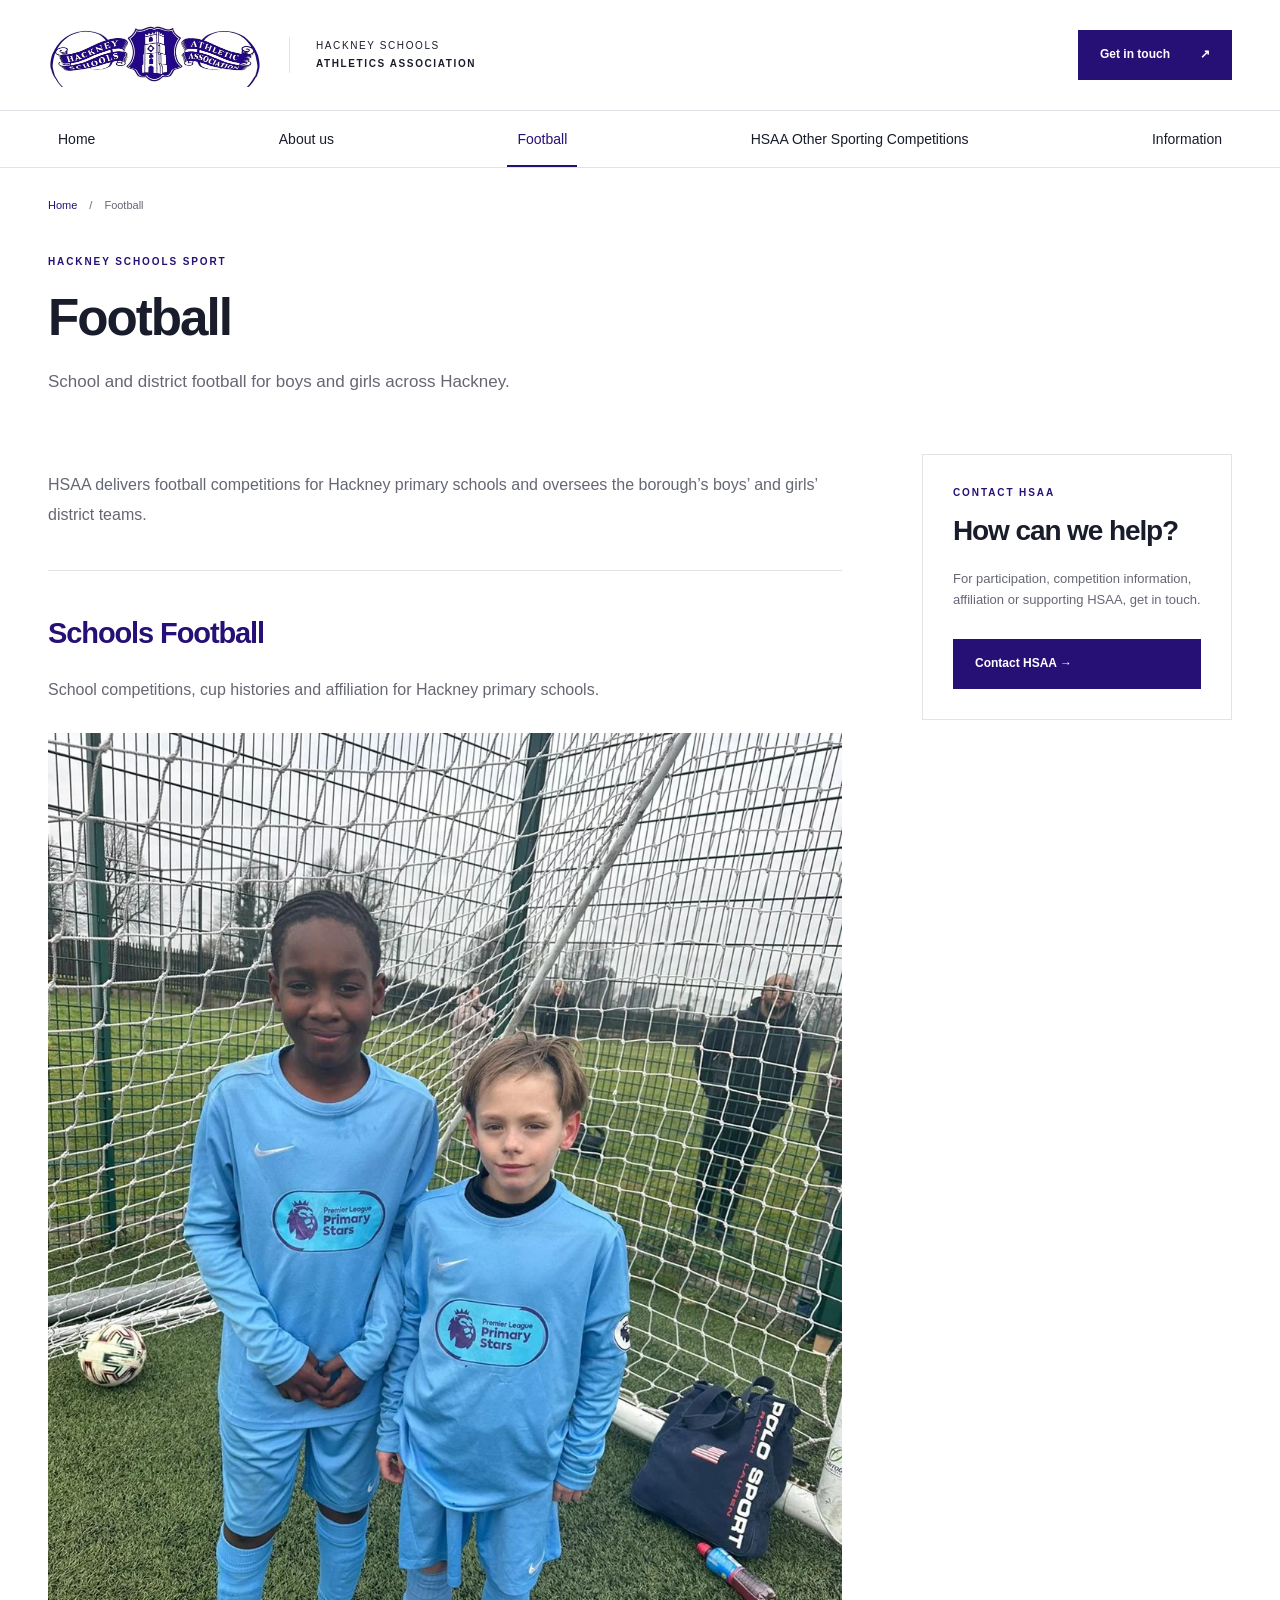
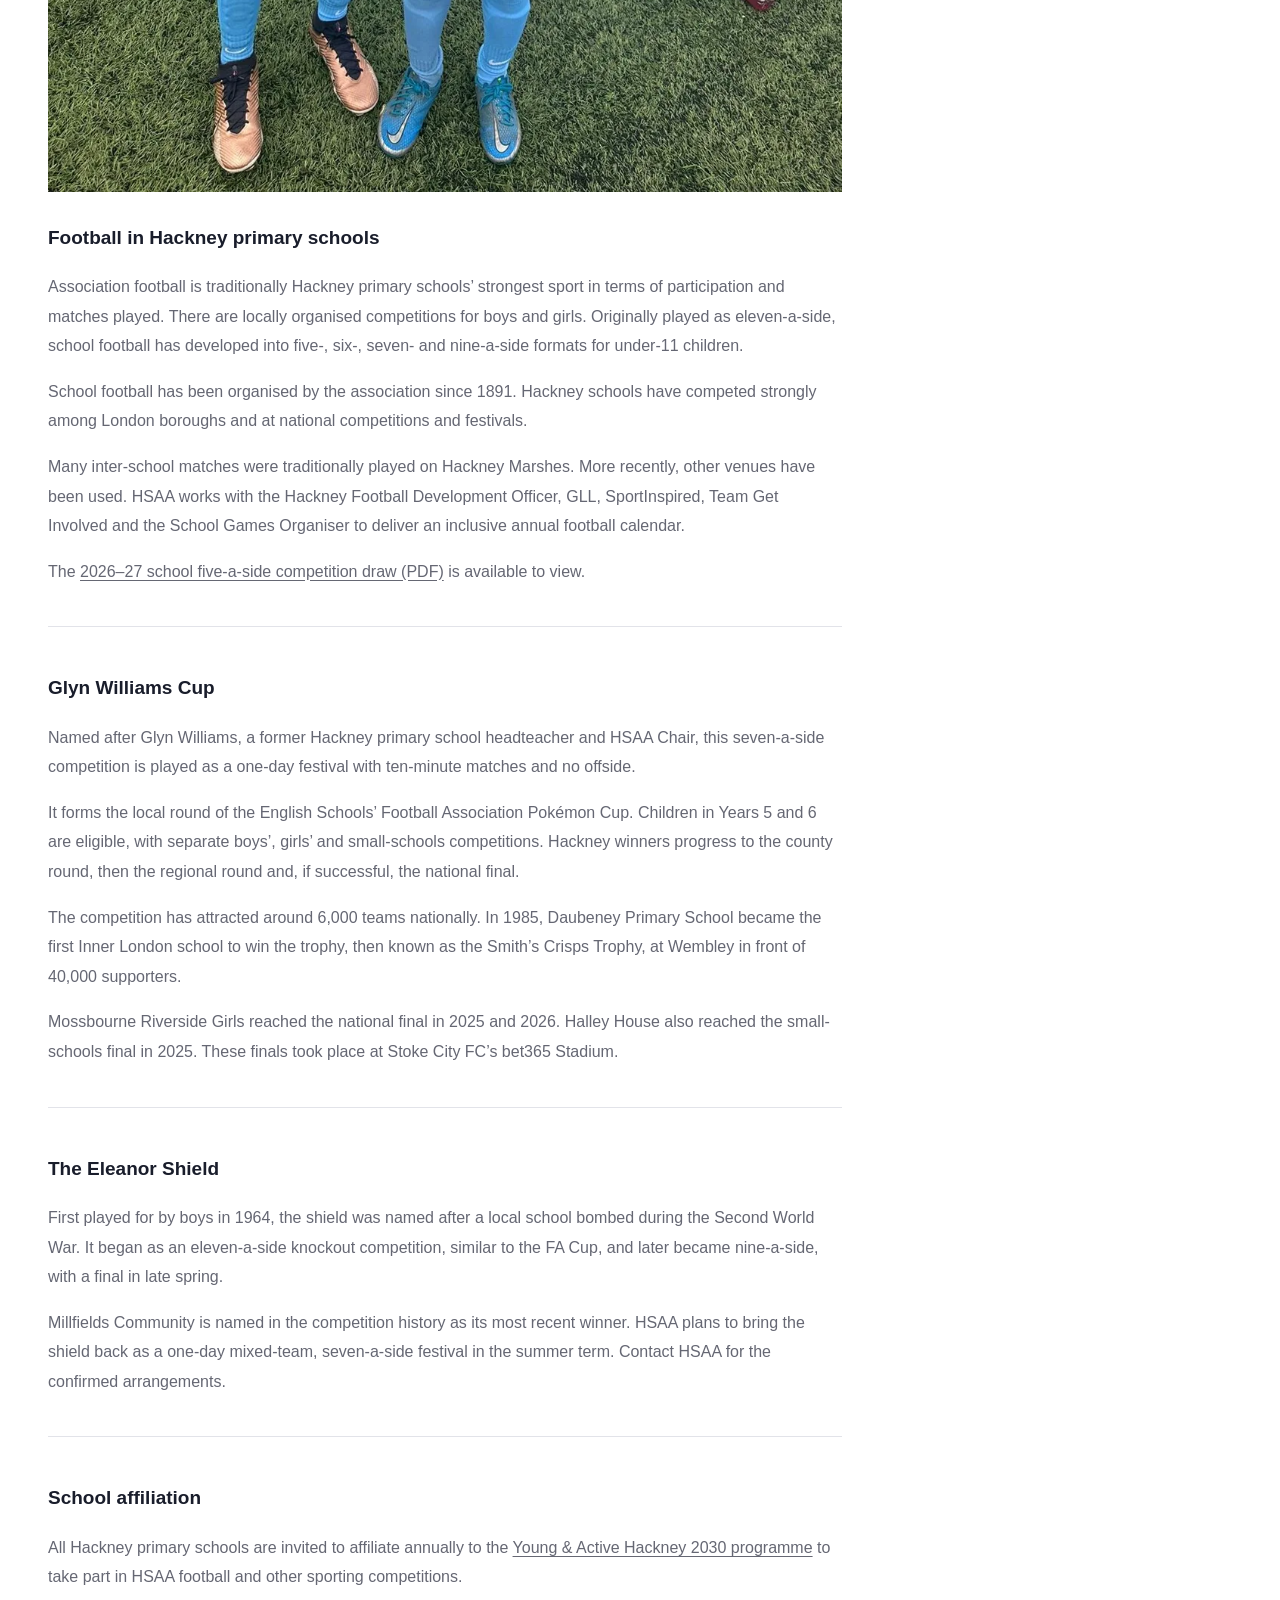
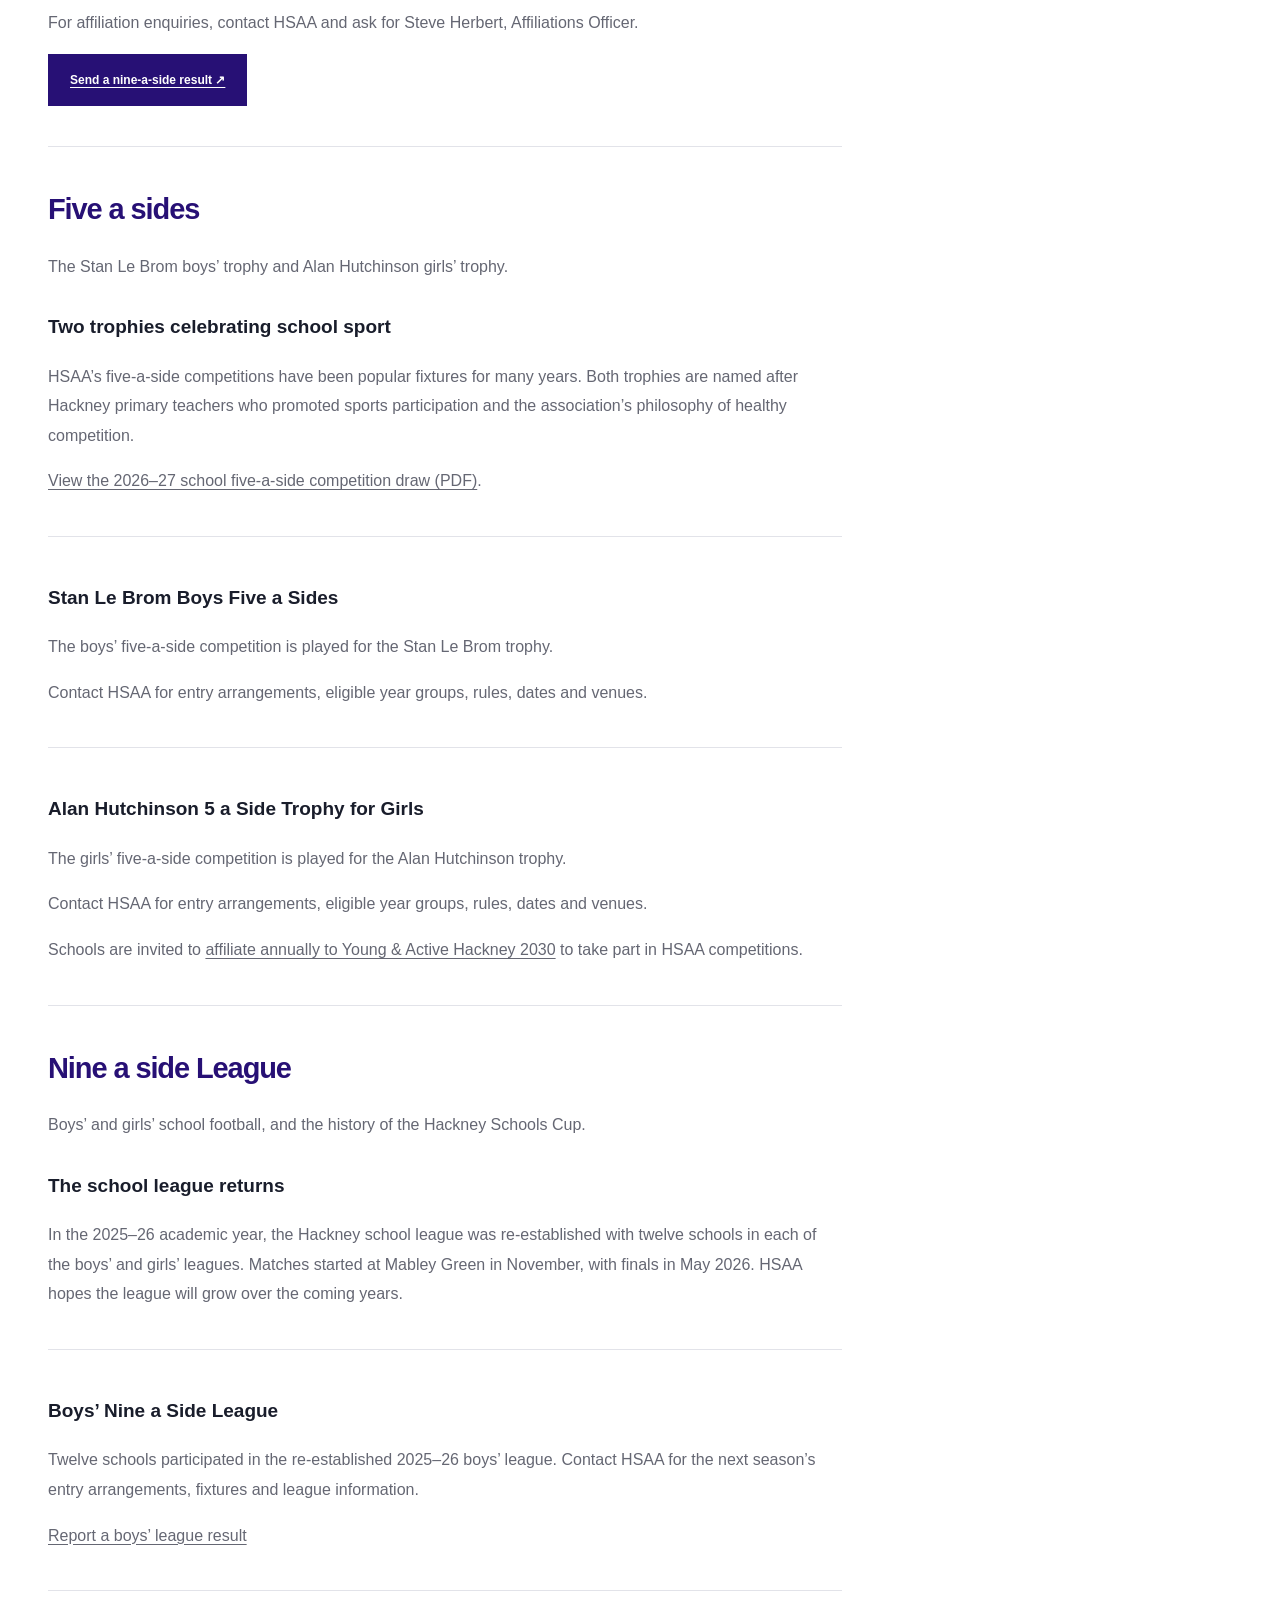
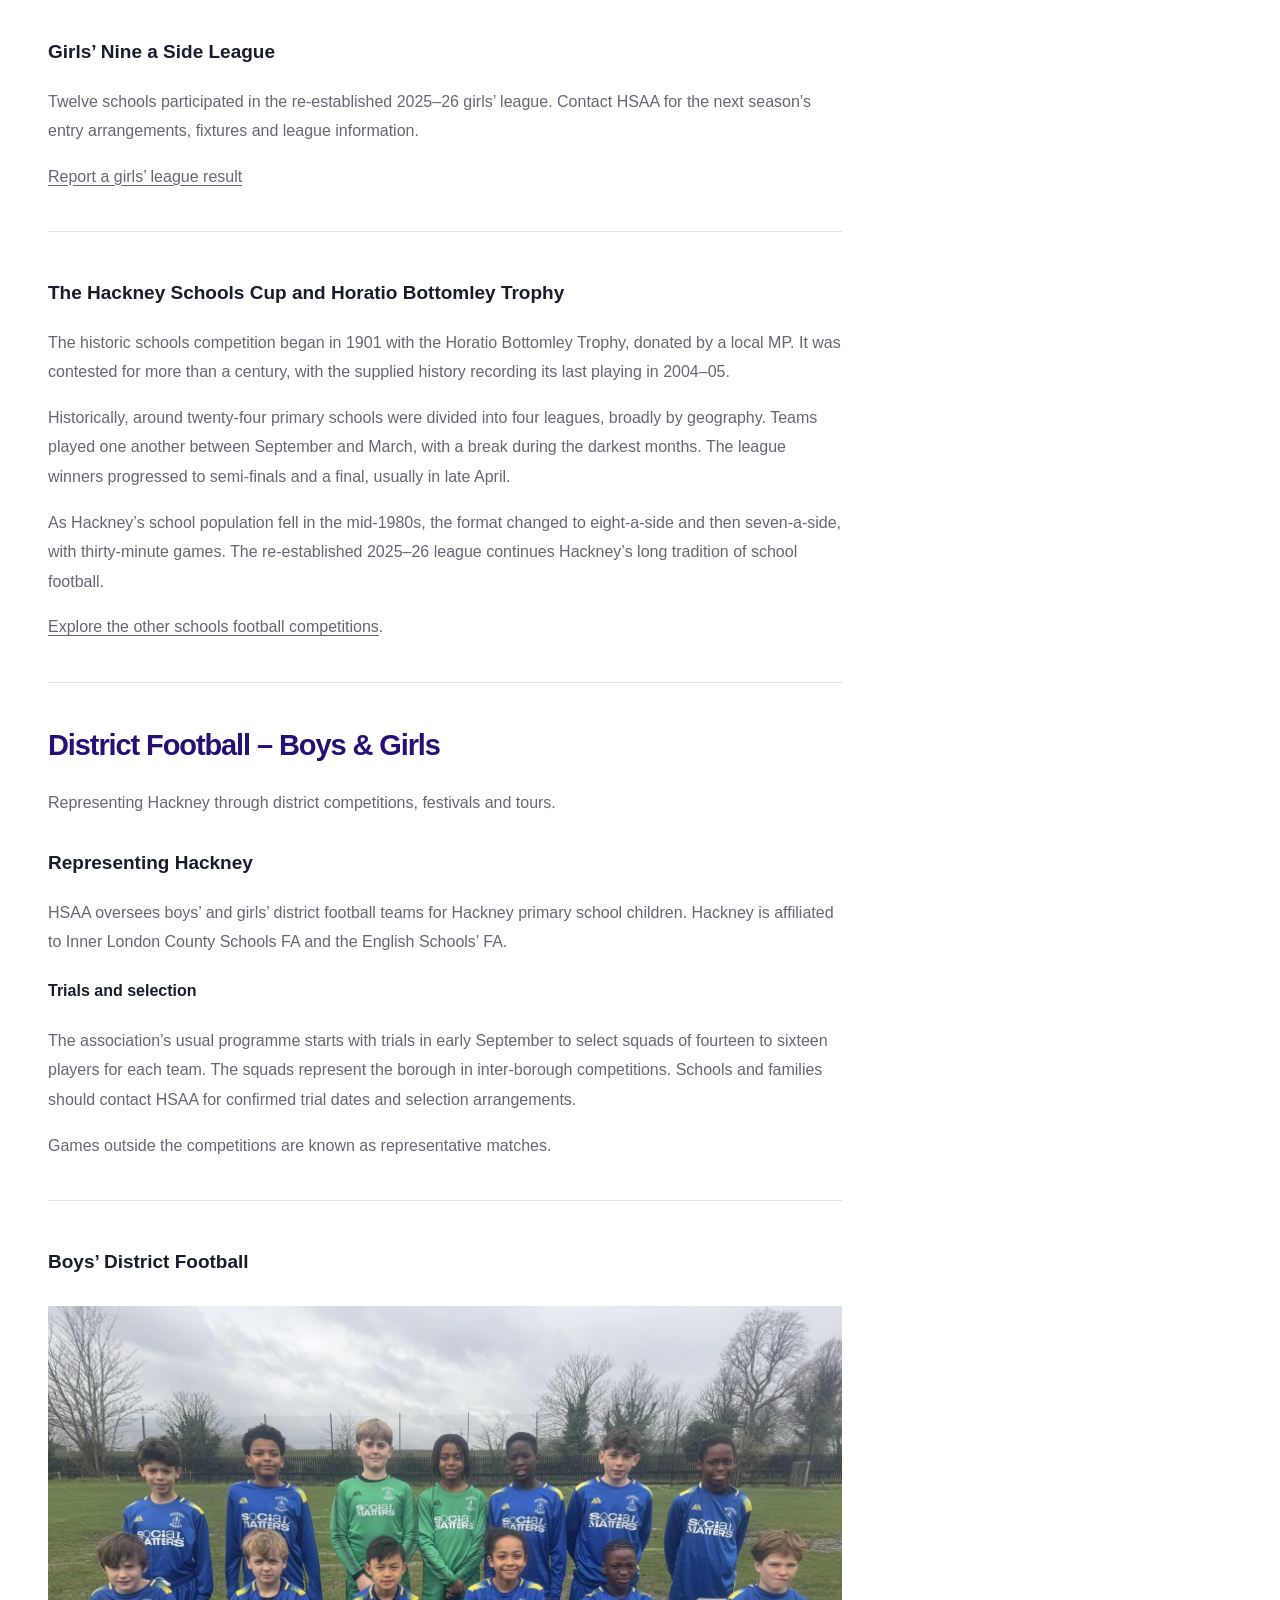
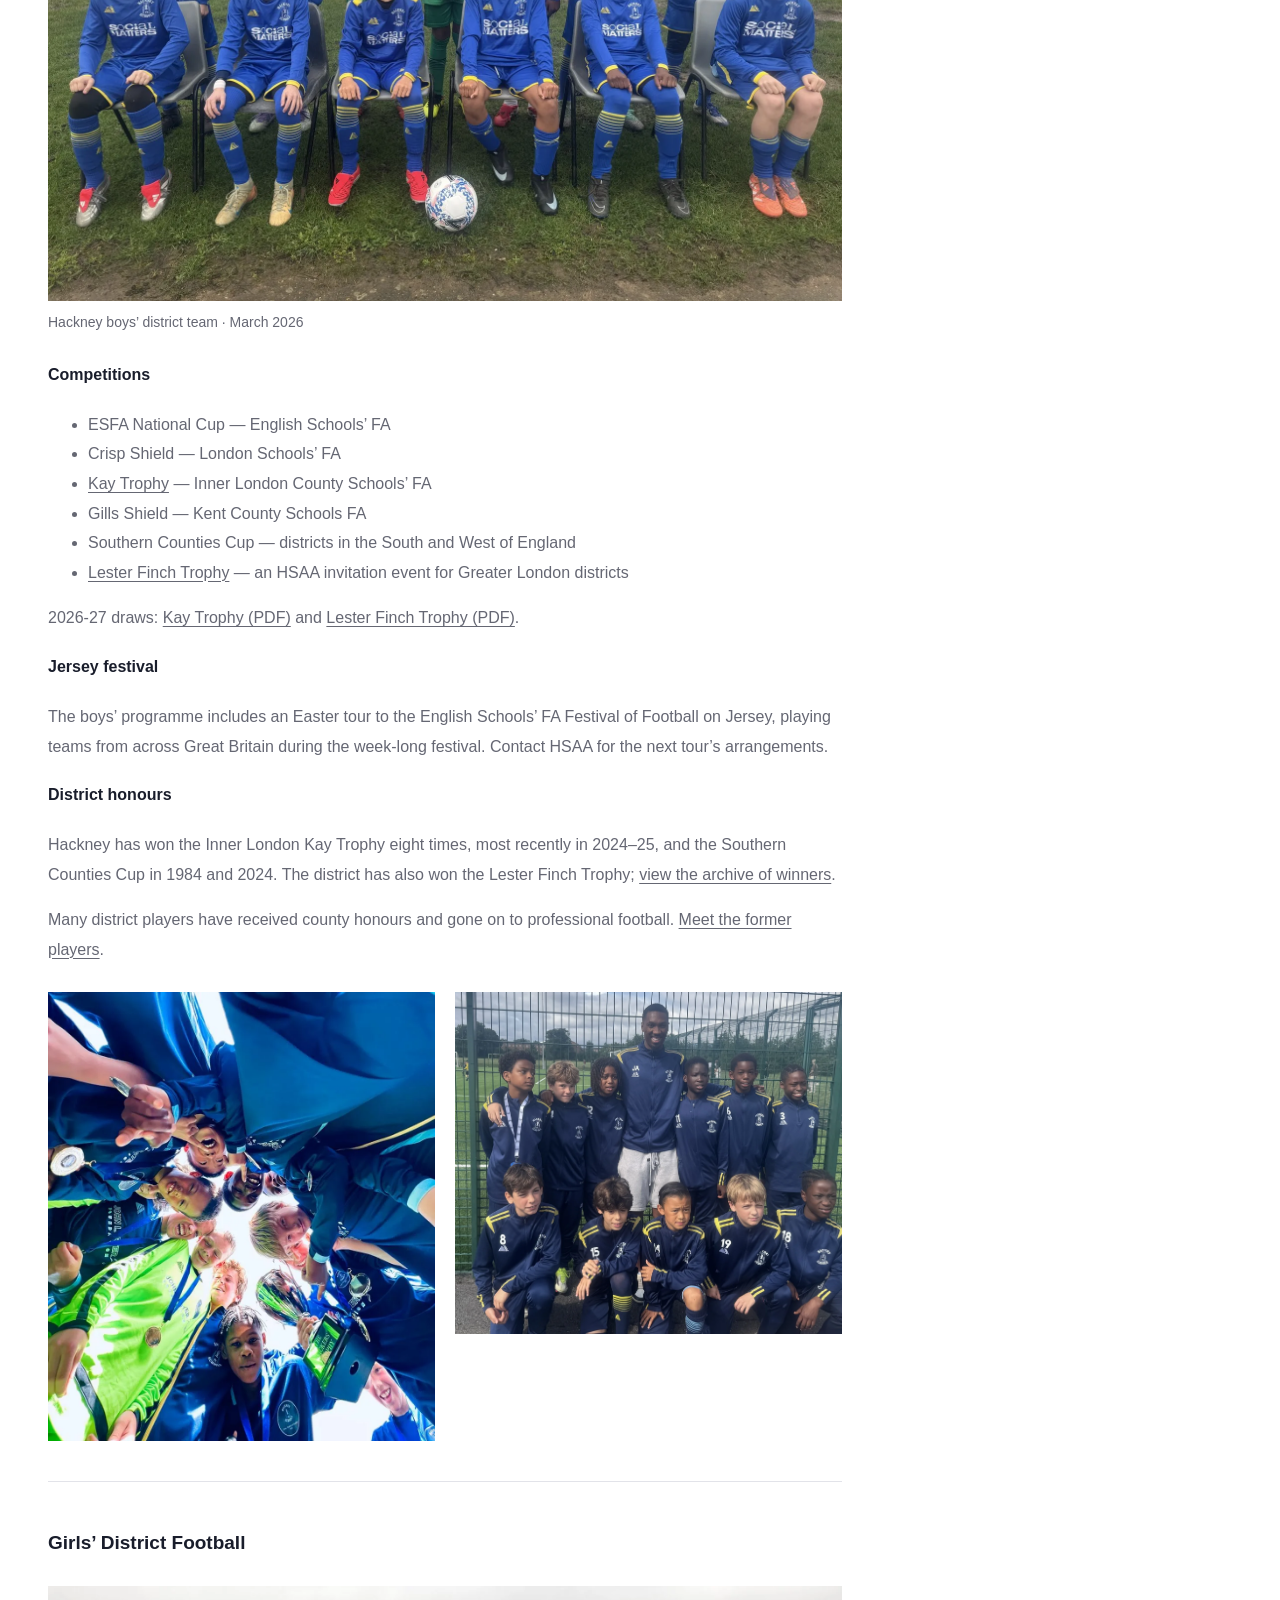
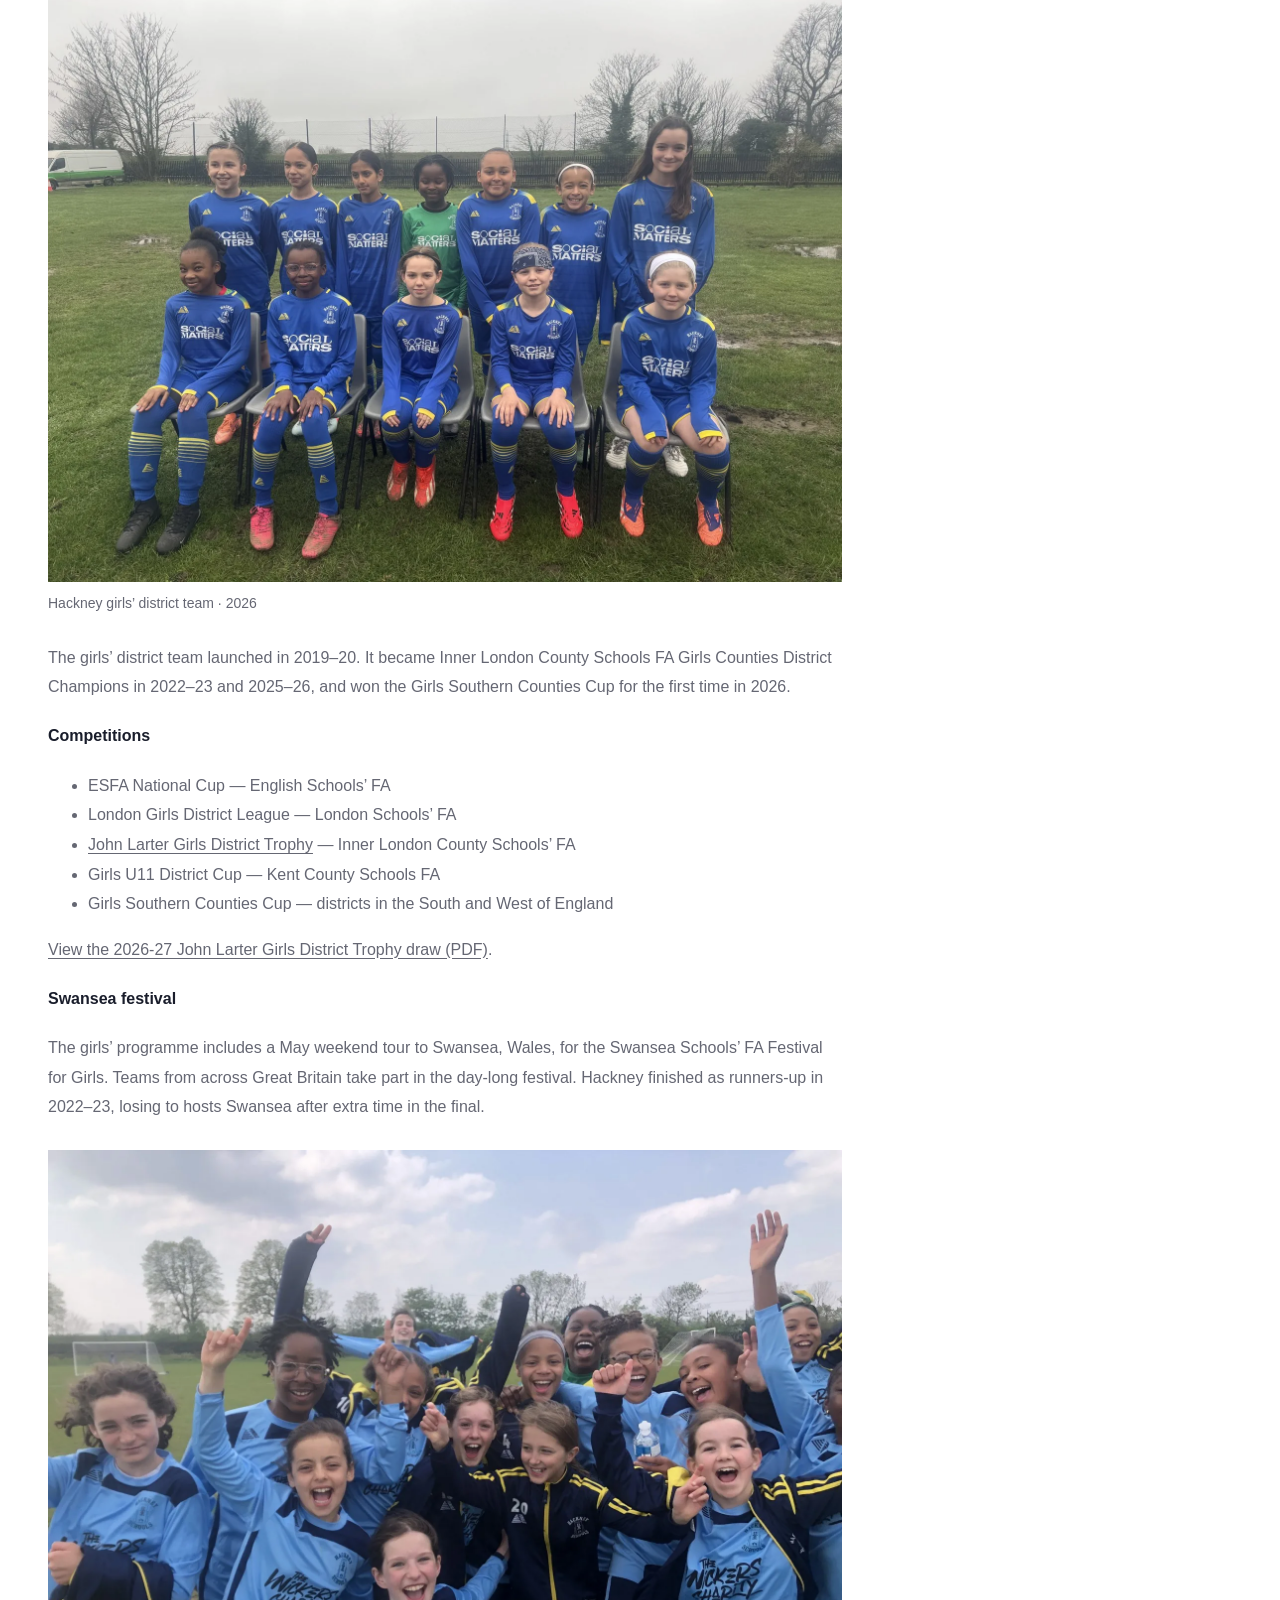
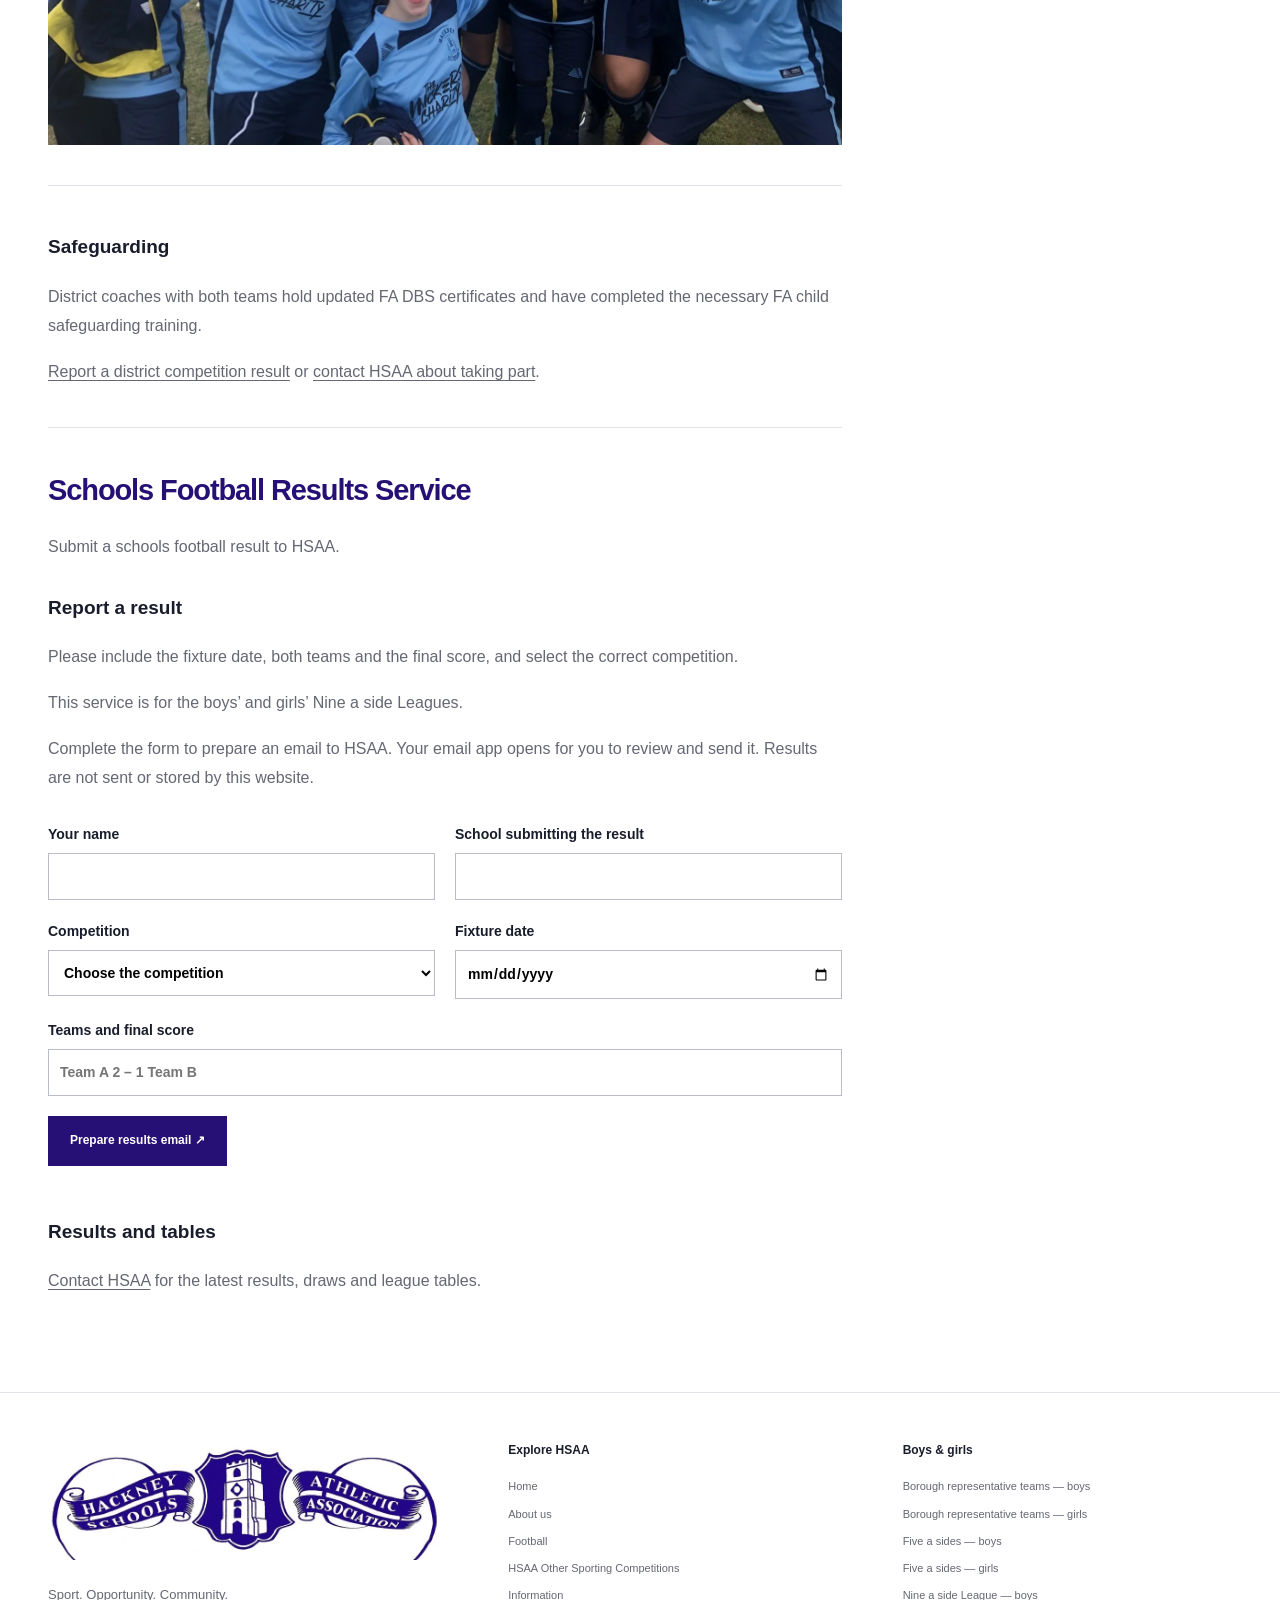
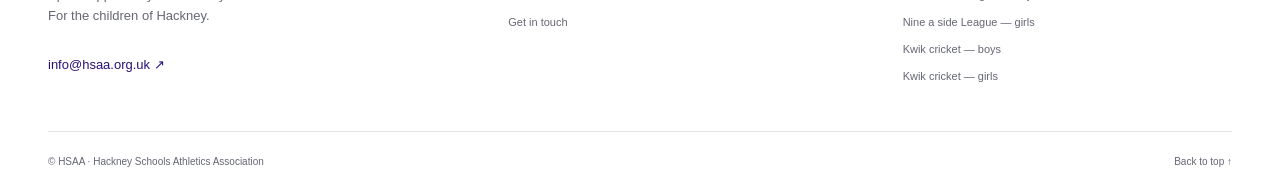
<file: football.html>
<!doctype html>
<html lang="en-GB"><head><meta charset="utf-8"><meta name="viewport" content="width=device-width,initial-scale=1"><title>Football | HSAA</title><meta name="description" content="School and district football for boys and girls across Hackney."><link rel="icon" href="assets/logo.webp"><link rel="stylesheet" href="css/styles.css"><script src="js/main.js" defer></script></head>
<body><a class="skip-link" href="#main">Skip to content</a><header><div class="masthead wrap"><a href="index.html" class="brand" aria-label="HSAA home"><img src="assets/source/hsaa-logo.webp" alt="Hackney Schools Athletic Association" width="215" height="64"></a><span class="brand-note">HACKNEY SCHOOLS<br><strong>ATHLETICS ASSOCIATION</strong></span><a class="header-contact button" href="contact.html">Get in touch <span aria-hidden="true">↗</span></a><button class="menu-toggle" aria-expanded="false" aria-controls="main-nav">Menu <span aria-hidden="true">☰</span></button></div><nav class="navigation" id="main-nav" aria-label="Main navigation"><div class="nav-inner wrap"><ul class="nav-list"><li><a href="index.html">Home</a></li><li><a href="about.html">About us</a></li><li><a href="football.html" aria-current="page">Football</a></li><li><a href="other-sports.html">HSAA Other Sporting Competitions</a></li><li><a href="information.html">Information</a></li></ul><div class="mobile-nav-contact"><a class="button" href="contact.html">Get in touch <span aria-hidden="true">&#8599;</span></a></div></div></nav></header>
<main id="main"><div class="wrap page-intro"><nav class="breadcrumb" aria-label="Breadcrumb"><a href="index.html">Home</a><span>/</span><span>Football</span></nav><span class="eyebrow">HACKNEY SCHOOLS SPORT</span><h1>Football</h1><p class="lead">School and district football for boys and girls across Hackney.</p></div><div class="wrap content-layout"><article class="article"><p>HSAA delivers football competitions for Hackney primary schools and oversees the borough’s boys’ and girls’ district teams.</p><section id="schools-football" class="gender-section"><h2>Schools Football</h2><p class="lead">School competitions, cup histories and affiliation for Hackney primary schools.</p><figure><img class="wide-image" src="assets/source/schools-goalkeepers.webp" alt="Two young goalkeepers beside the goal" loading="lazy"></figure>
<h3>Football in Hackney primary schools</h3>
<p>Association football is traditionally Hackney primary schools’ strongest sport in terms of participation and matches played. There are locally organised competitions for boys and girls. Originally played as eleven-a-side, school football has developed into five-, six-, seven- and nine-a-side formats for under-11 children.</p>
<p>School football has been organised by the association since 1891. Hackney schools have competed strongly among London boroughs and at national competitions and festivals.</p>
<p>Many inter-school matches were traditionally played on Hackney Marshes. More recently, other venues have been used. HSAA works with the Hackney Football Development Officer, GLL, SportInspired, Team Get Involved and the School Games Organiser to deliver an inclusive annual football calendar.</p>
<p>The <a href="downloads/hsaa-five-a-side-draw-2026-27.pdf" type="application/pdf">2026–27 school five-a-side competition draw (PDF)</a> is available to view.</p>
<section id="schools-football-glyn-williams" class="gender-section"><h3>Glyn Williams Cup</h3>
<p>Named after Glyn Williams, a former Hackney primary school headteacher and HSAA Chair, this seven-a-side competition is played as a one-day festival with ten-minute matches and no offside.</p>
<p>It forms the local round of the English Schools’ Football Association Pokémon Cup. Children in Years 5 and 6 are eligible, with separate boys’, girls’ and small-schools competitions. Hackney winners progress to the county round, then the regional round and, if successful, the national final.</p>
<p>The competition has attracted around 6,000 teams nationally. In 1985, Daubeney Primary School became the first Inner London school to win the trophy, then known as the Smith’s Crisps Trophy, at Wembley in front of 40,000 supporters.</p>
<p>Mossbourne Riverside Girls reached the national final in 2025 and 2026. Halley House also reached the small-schools final in 2025. These finals took place at Stoke City FC’s bet365 Stadium.</p>
</section>
<section id="schools-football-eleanor-shield" class="gender-section"><h3>The Eleanor Shield</h3>
<p>First played for by boys in 1964, the shield was named after a local school bombed during the Second World War. It began as an eleven-a-side knockout competition, similar to the FA Cup, and later became nine-a-side, with a final in late spring.</p>
<p>Millfields Community is named in the competition history as its most recent winner. HSAA plans to bring the shield back as a one-day mixed-team, seven-a-side festival in the summer term. Contact HSAA for the confirmed arrangements.</p>
</section>
<section id="schools-football-affiliation" class="gender-section"><h3>School affiliation</h3>
<p>All Hackney primary schools are invited to affiliate annually to the <a href="other-sports.html#young-active">Young &amp; Active Hackney 2030 programme</a> to take part in HSAA football and other sporting competitions.</p>
<p>For affiliation enquiries, contact HSAA and ask for Steve Herbert, Affiliations Officer.</p>
<p><a class="button" href="football.html#football-results">Send a nine-a-side result ↗</a></p></section>
</section><section id="five-a-side" class="gender-section"><h2>Five a sides</h2><p class="lead">The Stan Le Brom boys’ trophy and Alan Hutchinson girls’ trophy.</p><h3>Two trophies celebrating school sport</h3>
<p>HSAA’s five-a-side competitions have been popular fixtures for many years. Both trophies are named after Hackney primary teachers who promoted sports participation and the association’s philosophy of healthy competition.</p>
<p><a href="downloads/hsaa-five-a-side-draw-2026-27.pdf" type="application/pdf">View the 2026–27 school five-a-side competition draw (PDF)</a>.</p>
<section id="five-a-side-boys" class="gender-section"><h3>Stan Le Brom Boys Five a Sides</h3><p>The boys’ five-a-side competition is played for the Stan Le Brom trophy.</p><p>Contact HSAA for entry arrangements, eligible year groups, rules, dates and venues.</p></section>
<section id="five-a-side-girls" class="gender-section"><h3>Alan Hutchinson 5 a Side Trophy for Girls</h3><p>The girls’ five-a-side competition is played for the Alan Hutchinson trophy.</p><p>Contact HSAA for entry arrangements, eligible year groups, rules, dates and venues.</p></section>
<p>Schools are invited to <a href="other-sports.html#young-active">affiliate annually to Young &amp; Active Hackney 2030</a> to take part in HSAA competitions.</p>
</section><section id="nine-a-side" class="gender-section"><h2>Nine a side League</h2><p class="lead">Boys’ and girls’ school football, and the history of the Hackney Schools Cup.</p><h3>The school league returns</h3>
<p>In the 2025–26 academic year, the Hackney school league was re-established with twelve schools in each of the boys’ and girls’ leagues. Matches started at Mabley Green in November, with finals in May 2026. HSAA hopes the league will grow over the coming years.</p>
<section id="nine-a-side-boys" class="gender-section"><h3>Boys’ Nine a Side League</h3><p>Twelve schools participated in the re-established 2025–26 boys’ league. Contact HSAA for the next season’s entry arrangements, fixtures and league information.</p><p><a href="football.html#football-results">Report a boys’ league result</a></p></section>
<section id="nine-a-side-girls" class="gender-section"><h3>Girls’ Nine a Side League</h3><p>Twelve schools participated in the re-established 2025–26 girls’ league. Contact HSAA for the next season’s entry arrangements, fixtures and league information.</p><p><a href="football.html#football-results">Report a girls’ league result</a></p></section>
<section id="nine-a-side-schools-cup" class="gender-section"><h3>The Hackney Schools Cup and Horatio Bottomley Trophy</h3>
<p>The historic schools competition began in 1901 with the Horatio Bottomley Trophy, donated by a local MP. It was contested for more than a century, with the supplied history recording its last playing in 2004–05.</p>
<p>Historically, around twenty-four primary schools were divided into four leagues, broadly by geography. Teams played one another between September and March, with a break during the darkest months. The league winners progressed to semi-finals and a final, usually in late April.</p>
<p>As Hackney’s school population fell in the mid-1980s, the format changed to eight-a-side and then seven-a-side, with thirty-minute games. The re-established 2025–26 league continues Hackney’s long tradition of school football.</p>
<p><a href="football.html#schools-football">Explore the other schools football competitions</a>.</p></section>
</section><section id="teams" class="gender-section"><h2>District Football – Boys &amp; Girls</h2><p class="lead">Representing Hackney through district competitions, festivals and tours.</p><h3>Representing Hackney</h3>
<p>HSAA oversees boys’ and girls’ district football teams for Hackney primary school children. Hackney is affiliated to Inner London County Schools FA and the English Schools’ FA.</p>
<h4>Trials and selection</h4><p>The association’s usual programme starts with trials in early September to select squads of fourteen to sixteen players for each team. The squads represent the borough in inter-borough competitions. Schools and families should contact HSAA for confirmed trial dates and selection arrangements.</p>
<p>Games outside the competitions are known as representative matches.</p>
<section id="teams-boys" class="gender-section"><h3>Boys’ District Football</h3>
<figure><img class="wide-image" src="assets/source/boys-2026.webp" alt="Hackney boys’ district team in March 2026" loading="lazy"><figcaption>Hackney boys’ district team · March 2026</figcaption></figure>
<h4>Competitions</h4><ul><li>ESFA National Cup — English Schools’ FA</li><li>Crisp Shield — London Schools’ FA</li><li><a href="information.html#district-competitions-kay-trophy">Kay Trophy</a> — Inner London County Schools’ FA</li><li>Gills Shield — Kent County Schools FA</li><li>Southern Counties Cup — districts in the South and West of England</li><li><a href="information.html#district-competitions-lester-finch">Lester Finch Trophy</a> — an HSAA invitation event for Greater London districts</li></ul>
<p>2026-27 draws: <a href="downloads/kay-trophy-draw-2026-27.pdf" type="application/pdf">Kay Trophy (PDF)</a> and <a href="downloads/lester-finch-draw-and-matches-2026-27.pdf" type="application/pdf">Lester Finch Trophy (PDF)</a>.</p>
<h4>Jersey festival</h4><p>The boys’ programme includes an Easter tour to the English Schools’ FA Festival of Football on Jersey, playing teams from across Great Britain during the week-long festival. Contact HSAA for the next tour’s arrangements.</p>
<h4>District honours</h4><p>Hackney has won the Inner London Kay Trophy eight times, most recently in 2024–25, and the Southern Counties Cup in 1984 and 2024. The district has also won the Lester Finch Trophy; <a href="information.html#district-competitions-lester-finch">view the archive of winners</a>.</p><p>Many district players have received county honours and gone on to professional football. <a href="information.html#illuminaries-players">Meet the former players</a>.</p>
<div class="photo-pair"><img src="assets/source/district-huddle.webp" alt="Hackney players gathering in a team huddle" loading="lazy"><img src="assets/source/district-group.webp" alt="A group of Hackney players with a coach beside the pitch" loading="lazy"></div>
</section>
<section id="teams-girls" class="gender-section"><h3>Girls’ District Football</h3>
<figure><img class="wide-image" src="assets/source/girls-2026.webp" alt="Hackney girls’ district team in 2026" loading="lazy"><figcaption>Hackney girls’ district team · 2026</figcaption></figure>
<p>The girls’ district team launched in 2019–20. It became Inner London County Schools FA Girls Counties District Champions in 2022–23 and 2025–26, and won the Girls Southern Counties Cup for the first time in 2026.</p>
<h4>Competitions</h4><ul><li>ESFA National Cup — English Schools’ FA</li><li>London Girls District League — London Schools’ FA</li><li><a href="information.html#district-competitions-john-larter">John Larter Girls District Trophy</a> — Inner London County Schools’ FA</li><li>Girls U11 District Cup — Kent County Schools FA</li><li>Girls Southern Counties Cup — districts in the South and West of England</li></ul>
<p><a href="downloads/john-larter-girls-draw-2026-27.pdf" type="application/pdf">View the 2026-27 John Larter Girls District Trophy draw (PDF)</a>.</p>
<h4>Swansea festival</h4><p>The girls’ programme includes a May weekend tour to Swansea, Wales, for the Swansea Schools’ FA Festival for Girls. Teams from across Great Britain take part in the day-long festival. Hackney finished as runners-up in 2022–23, losing to hosts Swansea after extra time in the final.</p>
<figure><img class="wide-image" src="assets/source/girls-celebration.webp" alt="Hackney girls celebrating together with a trophy" loading="lazy"></figure>
</section>
<section id="teams-safeguarding" class="gender-section"><h3>Safeguarding</h3><p>District coaches with both teams hold updated FA DBS certificates and have completed the necessary FA child safeguarding training.</p><p><a href="information.html#district-results">Report a district competition result</a> or <a href="contact.html">contact HSAA about taking part</a>.</p></section>
</section><section id="football-results" class="gender-section"><h2>Schools Football Results Service</h2><p class="lead">Submit a schools football result to HSAA.</p><h3>Report a result</h3><p>Please include the fixture date, both teams and the final score, and select the correct competition.</p><p>This service is for the boys’ and girls’ Nine a side Leagues.</p><p>Complete the form to prepare an email to HSAA. Your email app opens for you to review and send it. Results are not sent or stored by this website.</p><form class="result-form" data-organisation="School" aria-label="Report a Schools Football result"><label>Your name<input name="name" autocomplete="name" required maxlength="120"></label><label>School submitting the result<input name="school" required maxlength="160"></label><label>Competition<select name="competition" required><option value="">Choose the competition</option><option>Nine a side League — Boys</option><option>Nine a side League — Girls</option></select></label><label>Fixture date<input type="date" name="date" required></label><label>Teams and final score<input name="score" placeholder="Team A 2 – 1 Team B" required maxlength="200"></label><button class="button" type="submit">Prepare results email ↗</button><p class="form-status" role="status"></p></form><noscript><p>Please email your name, school or district, competition, fixture date, teams and score to <a href="mailto:info@hsaa.org.uk">info@hsaa.org.uk</a>.</p></noscript><h3>Results and tables</h3><p><a href="contact.html">Contact HSAA</a> for the latest results, draws and league tables.</p></section></article><aside class="enquiry"><span class="eyebrow">CONTACT HSAA</span><h2>How can we help?</h2><p>For participation, competition information, affiliation or supporting HSAA, get in touch.</p><a class="button" href="contact.html">Contact HSAA &rarr;</a></aside></div></main><footer><div class="wrap footer-grid"><div><img src="assets/source/hsaa-logo.webp" alt="HSAA" width="215" height="64" loading="lazy"><p>Sport. Opportunity. Community.<br>For the children of Hackney.</p><a href="mailto:info@hsaa.org.uk">info@hsaa.org.uk ↗</a></div><div><h2>Explore HSAA</h2><div class="footer-links"><a href="index.html">Home</a><a href="about.html">About us</a><a href="football.html" aria-current="page">Football</a><a href="other-sports.html">HSAA Other Sporting Competitions</a><a href="information.html">Information</a><a href="contact.html">Get in touch</a></div></div><div><h2>Boys &amp; girls</h2><div class="footer-links"><a href="football.html#teams-boys">Borough representative teams — boys</a><a href="football.html#teams-girls">Borough representative teams — girls</a><a href="football.html#five-a-side-boys">Five a sides — boys</a><a href="football.html#five-a-side-girls">Five a sides — girls</a><a href="football.html#nine-a-side-boys">Nine a side League — boys</a><a href="football.html#nine-a-side-girls">Nine a side League — girls</a><a href="other-sports.html#kwik-cricket-boys">Kwik cricket — boys</a><a href="other-sports.html#kwik-cricket-girls">Kwik cricket — girls</a></div></div></div><div class="wrap footer-bottom">© HSAA · Hackney Schools Athletics Association <a href="#main">Back to top ↑</a></div></footer></body></html>
</file>
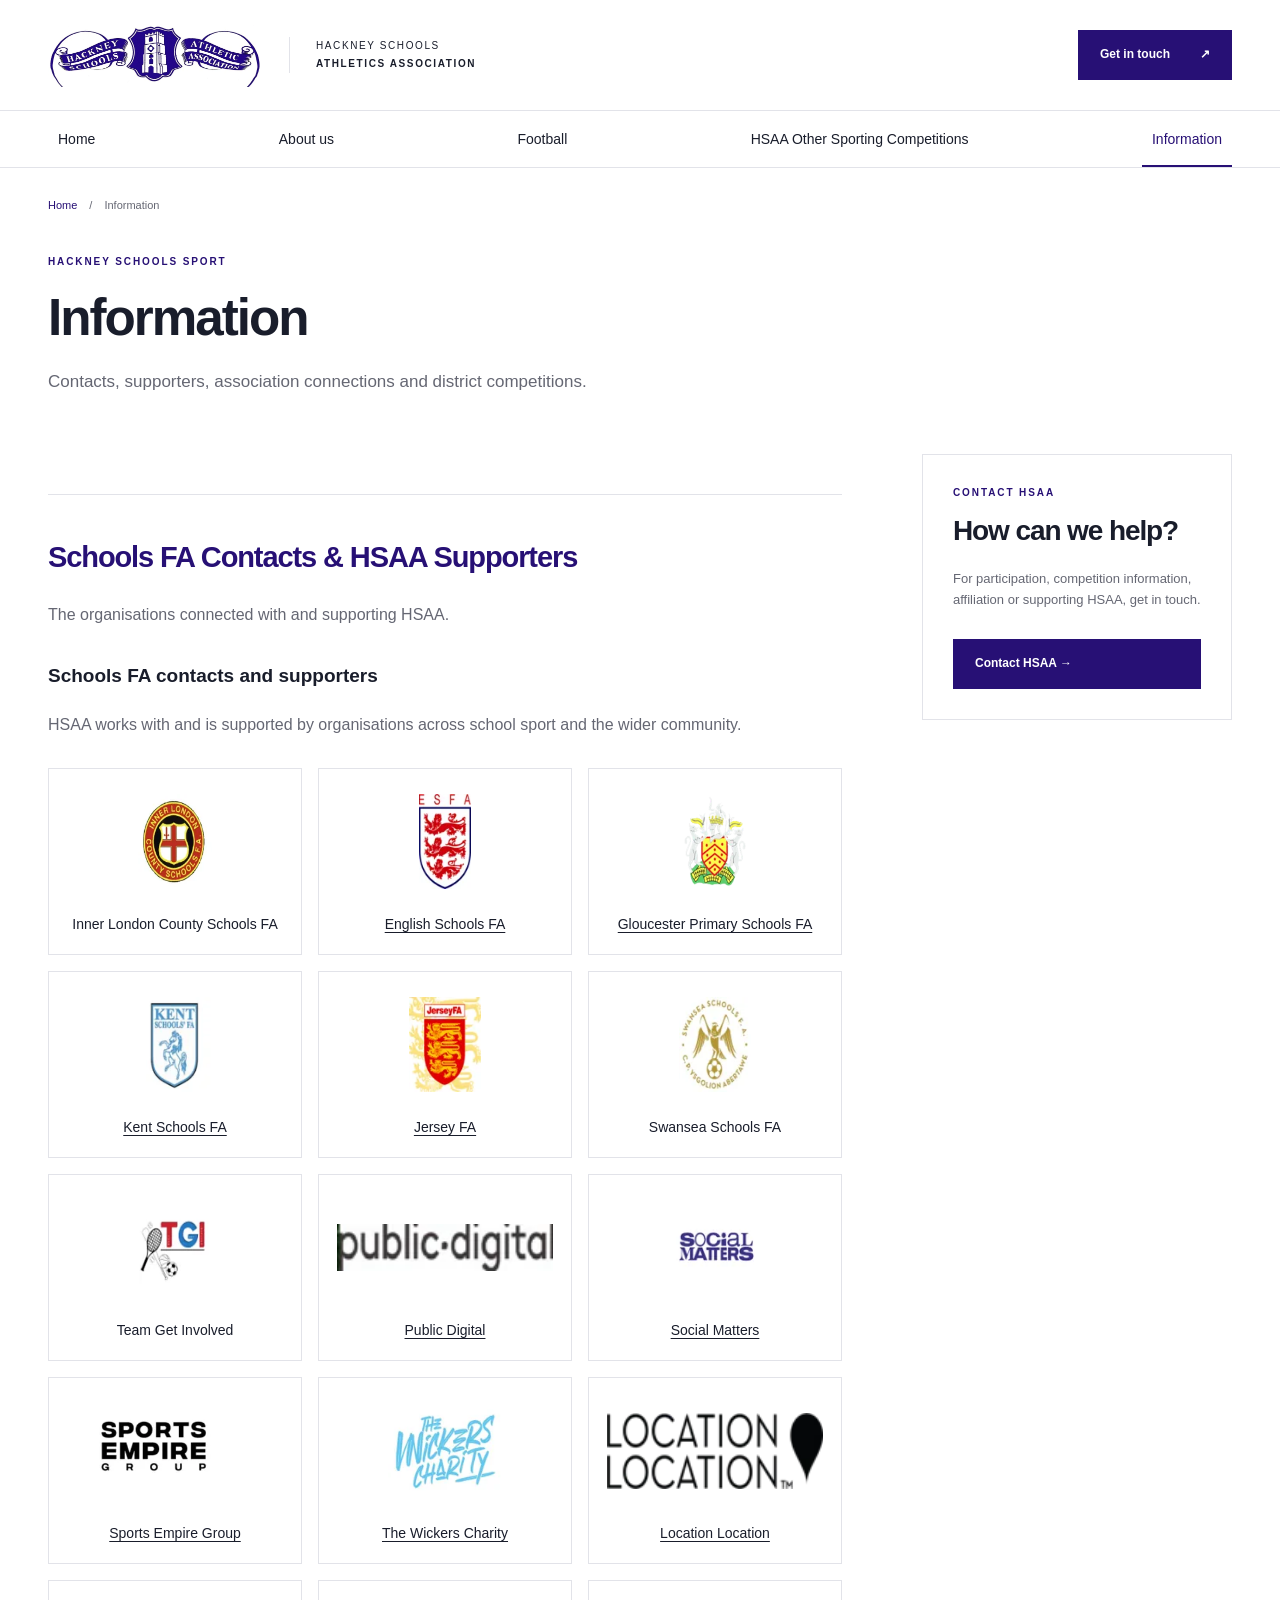
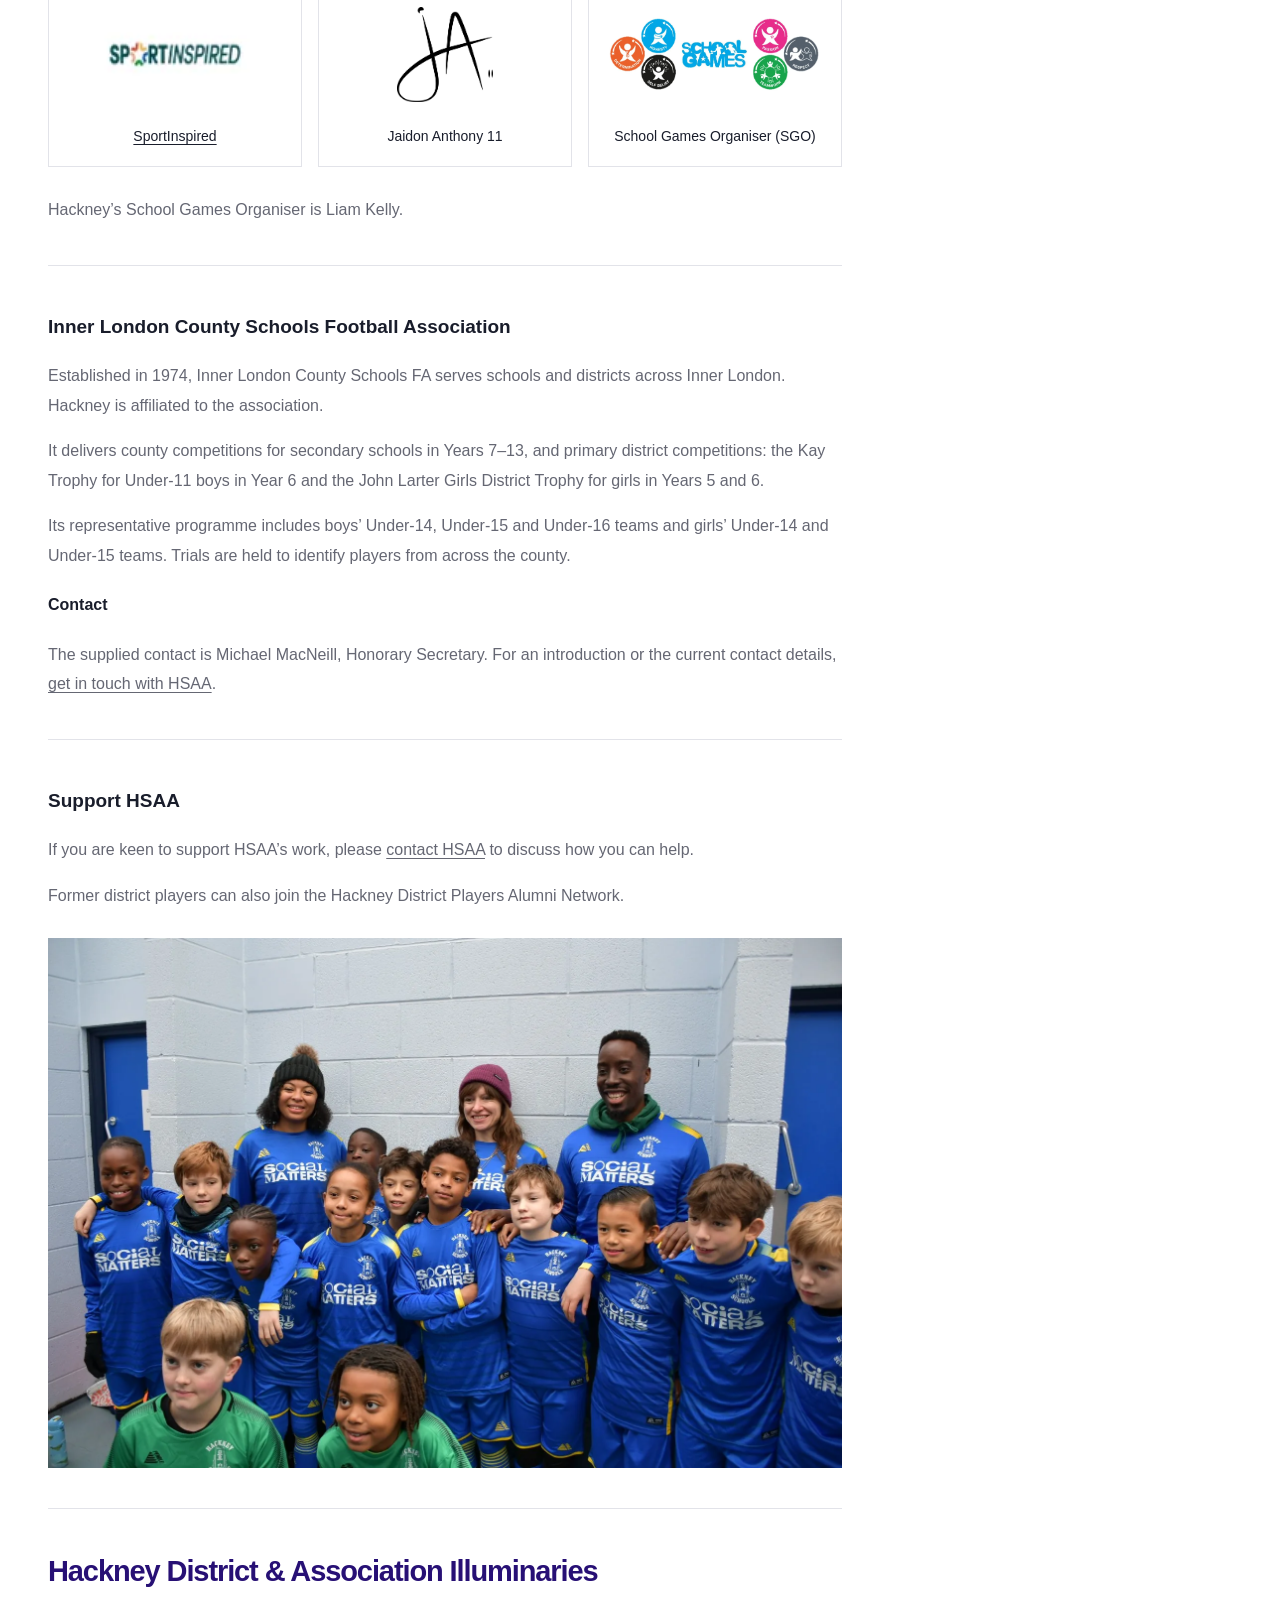
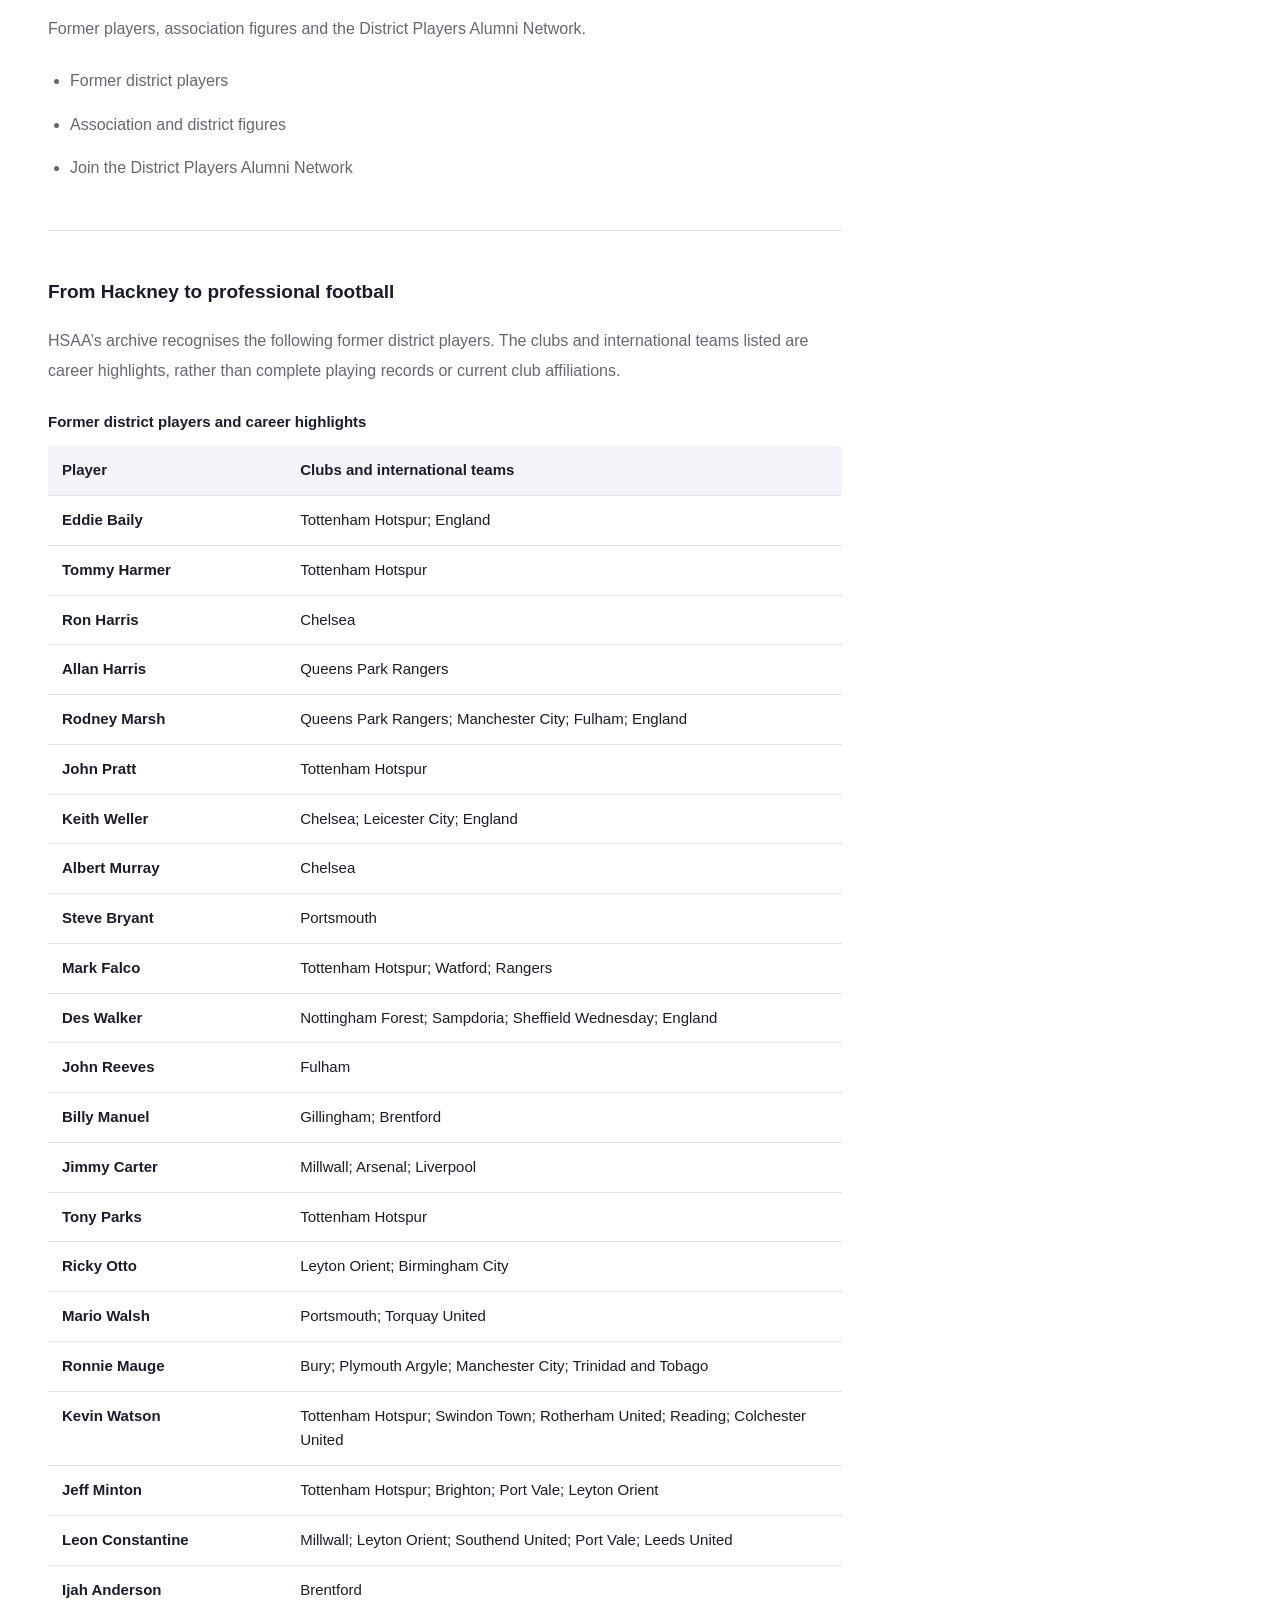
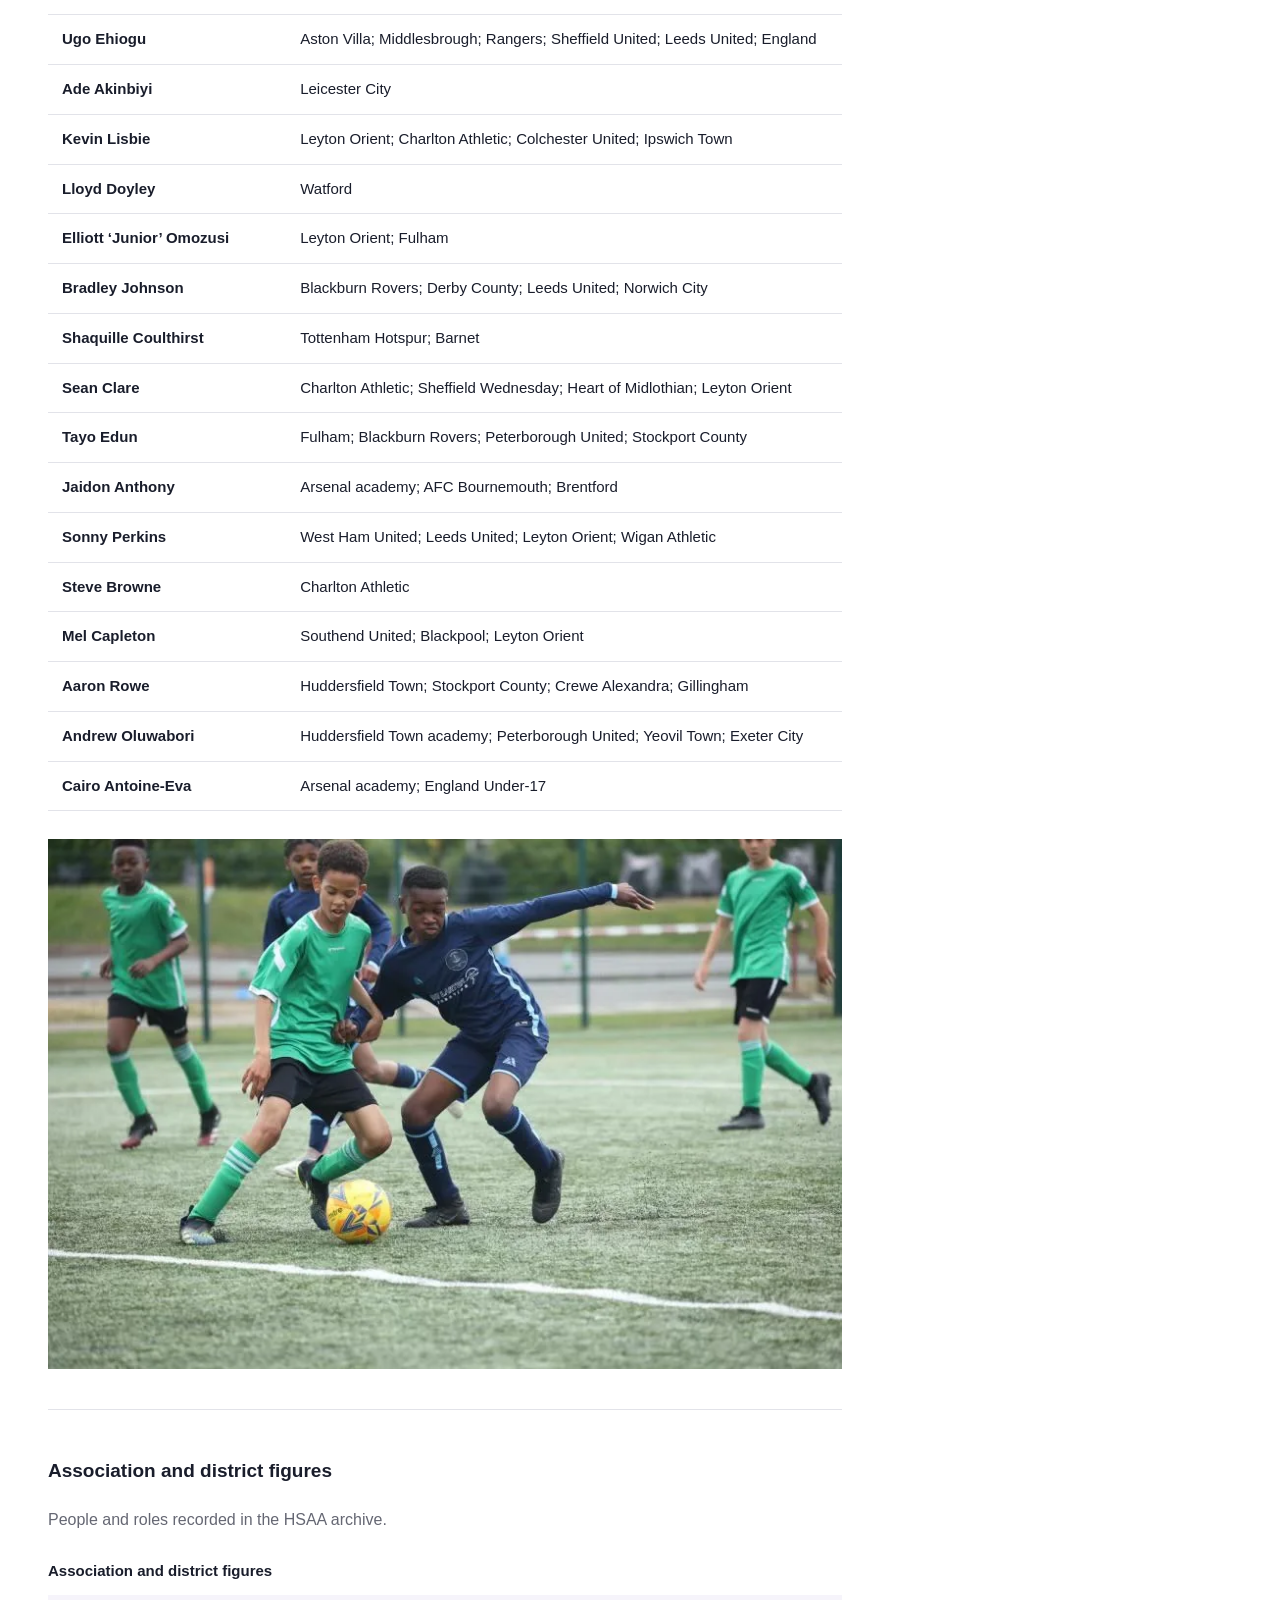
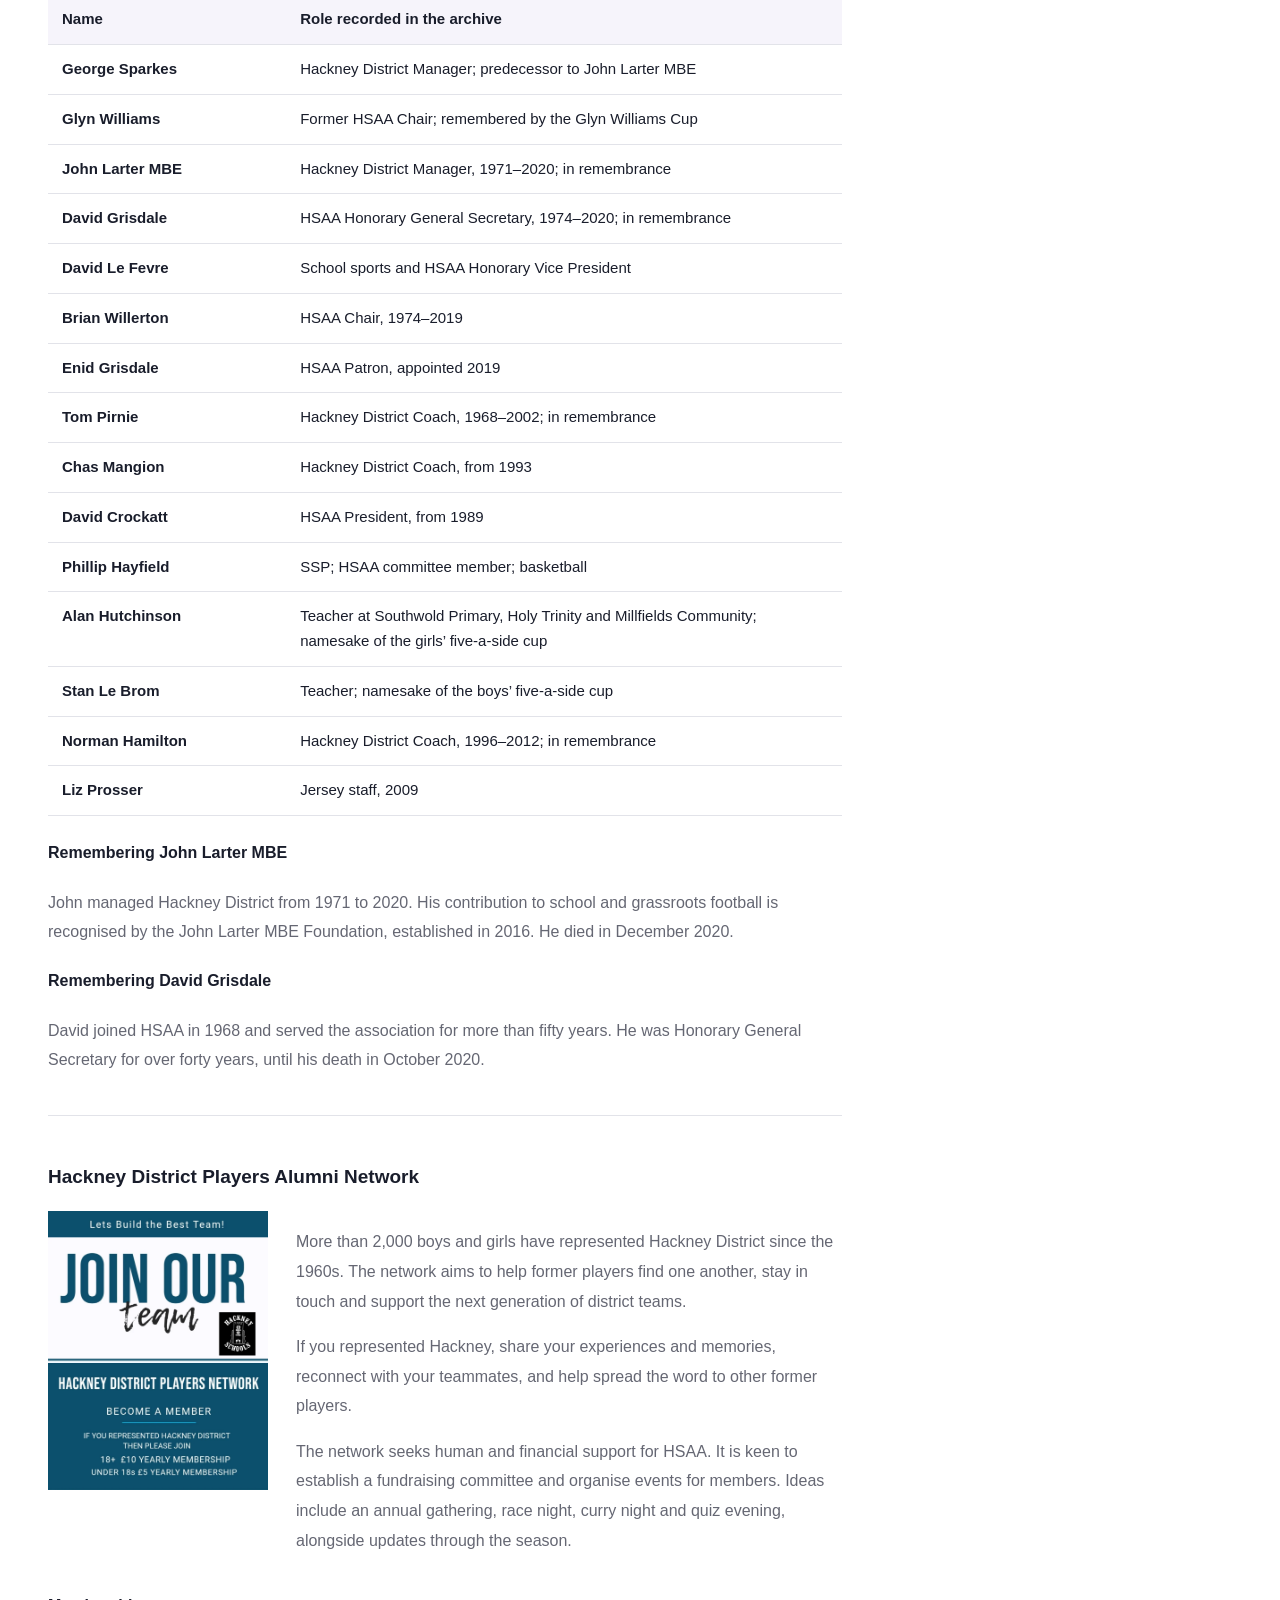
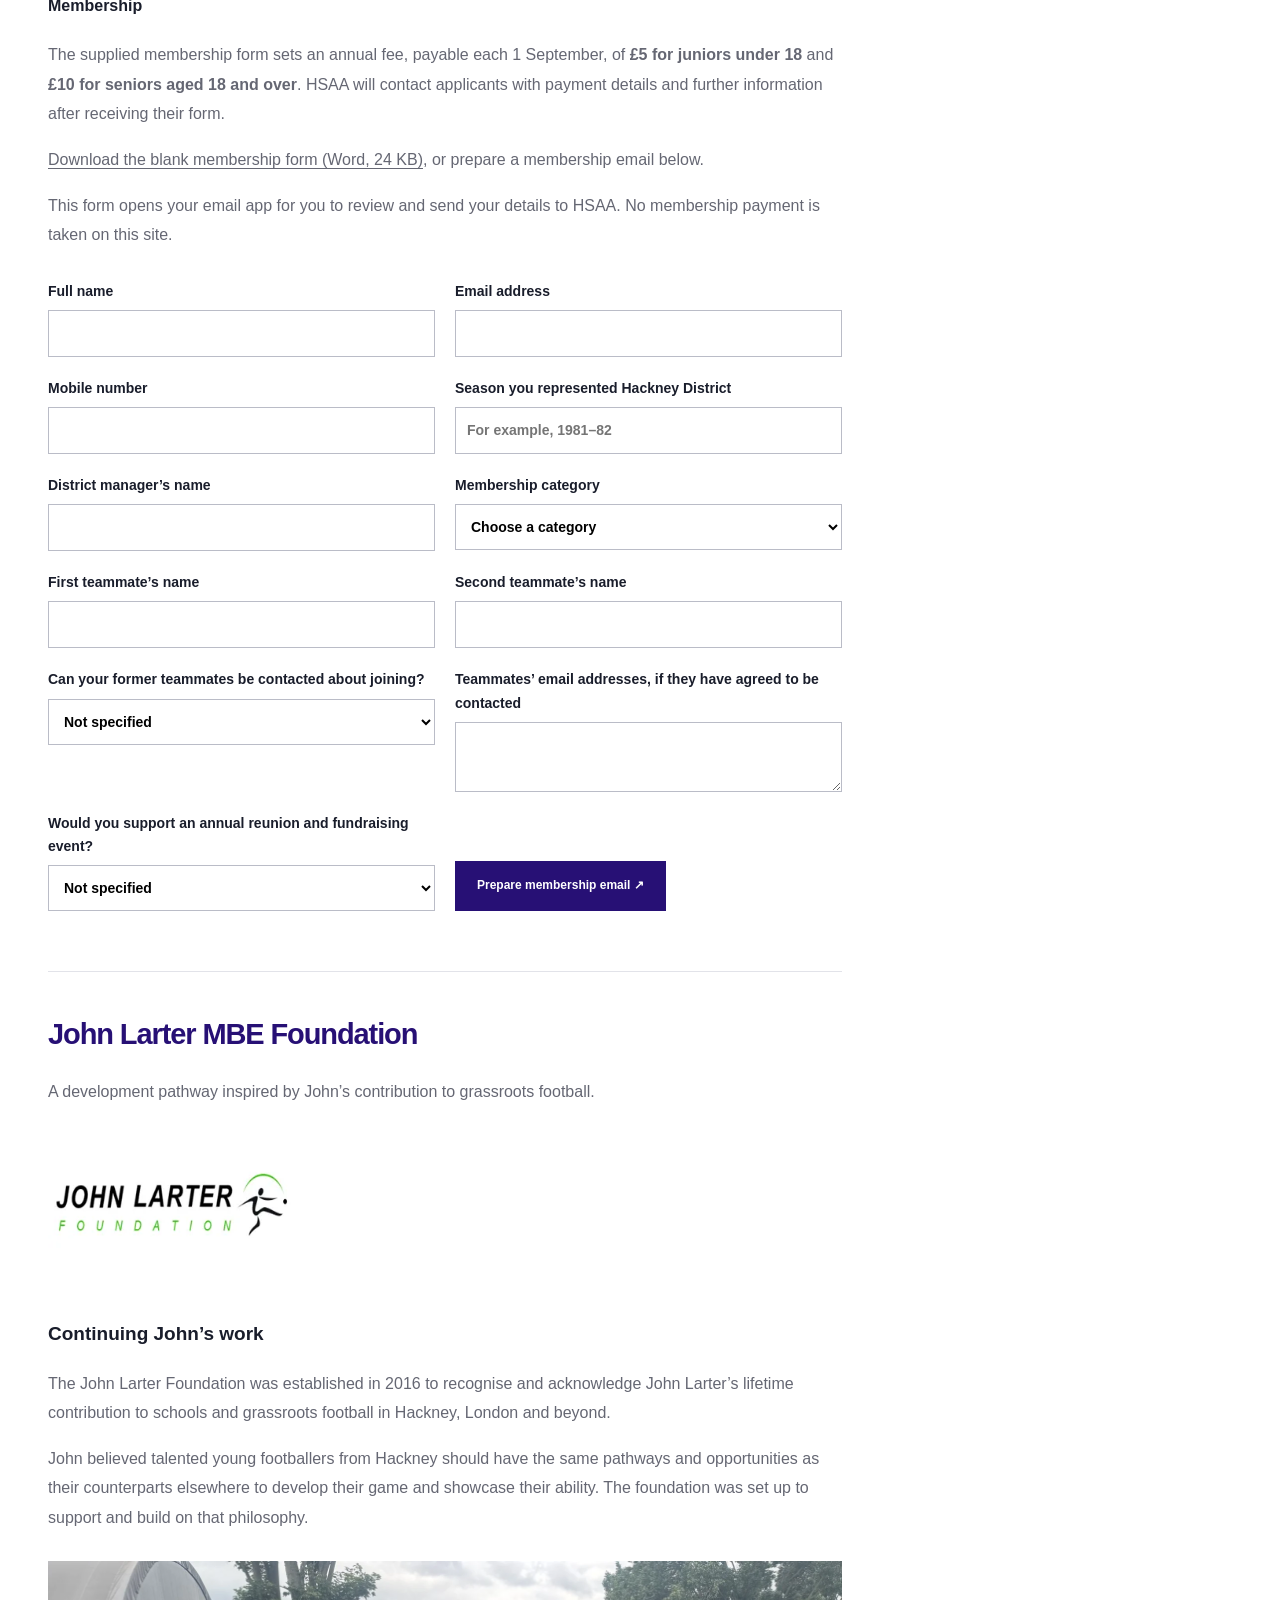
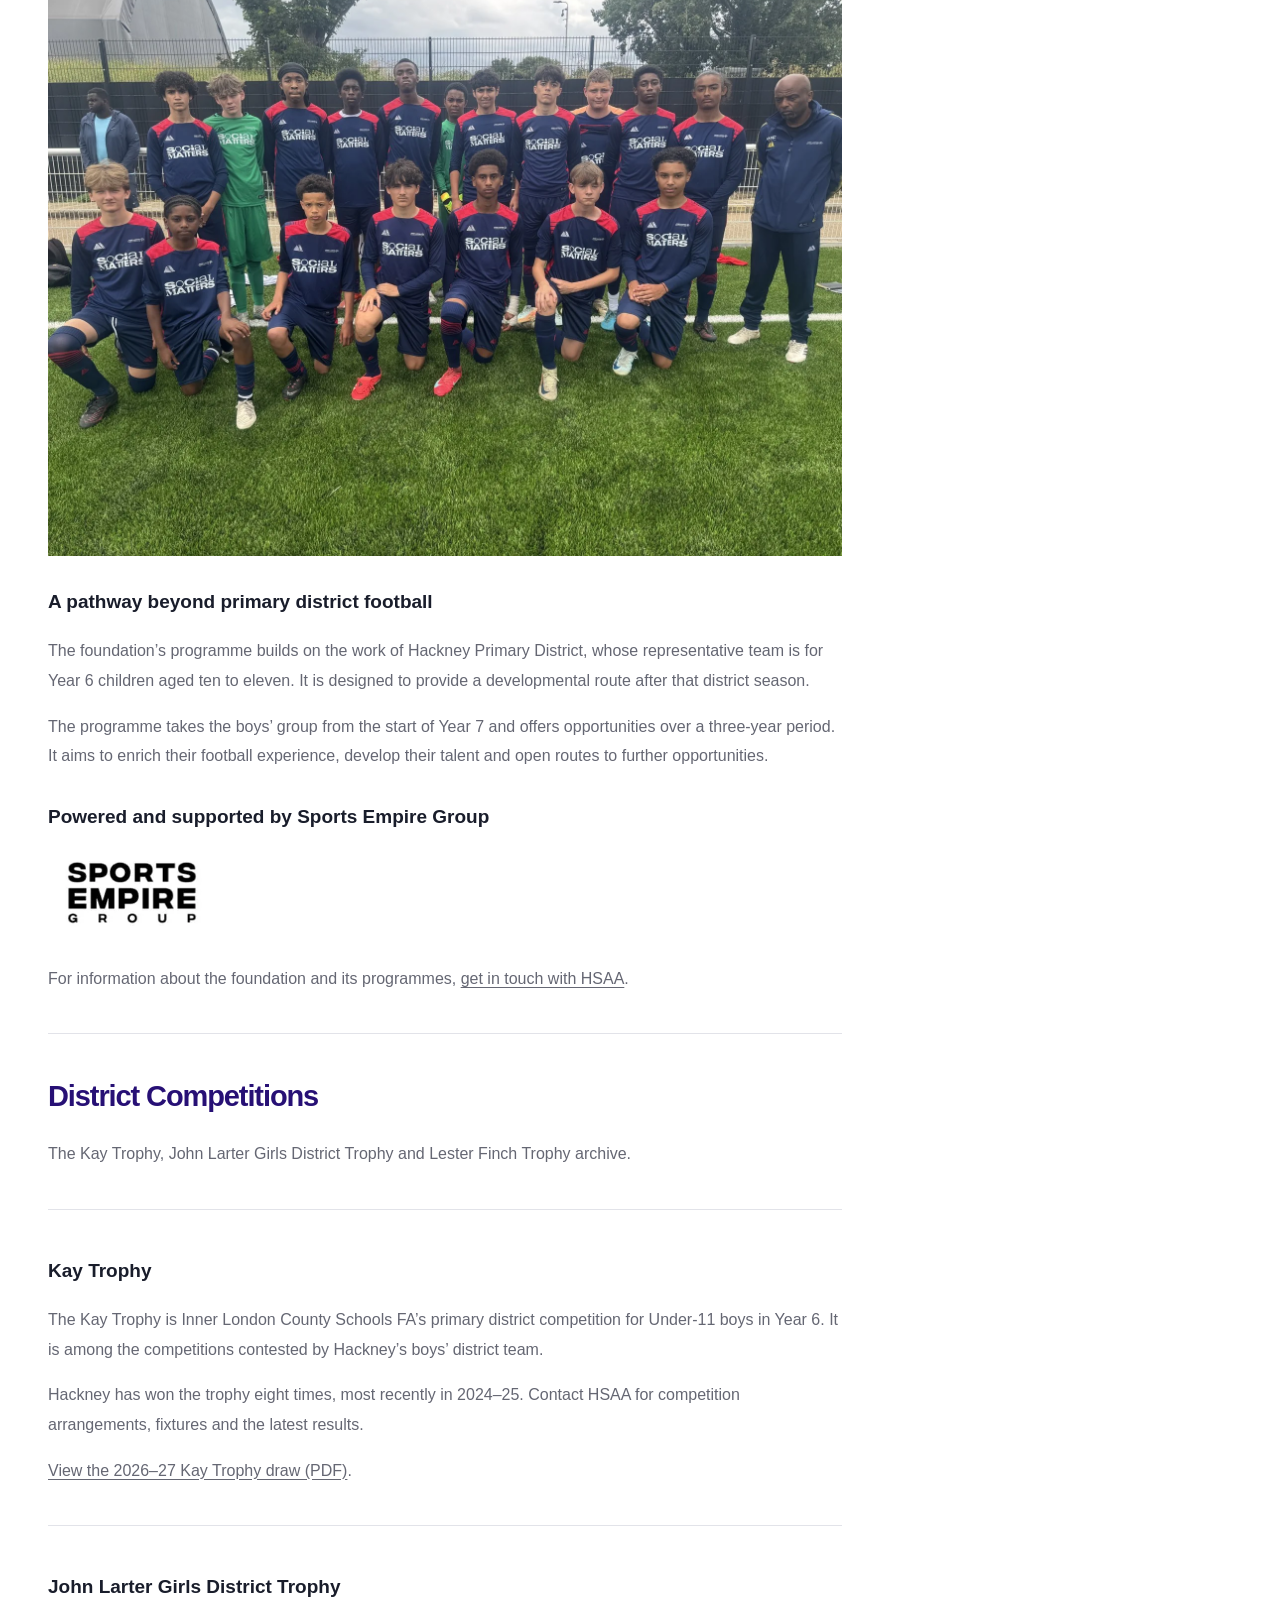
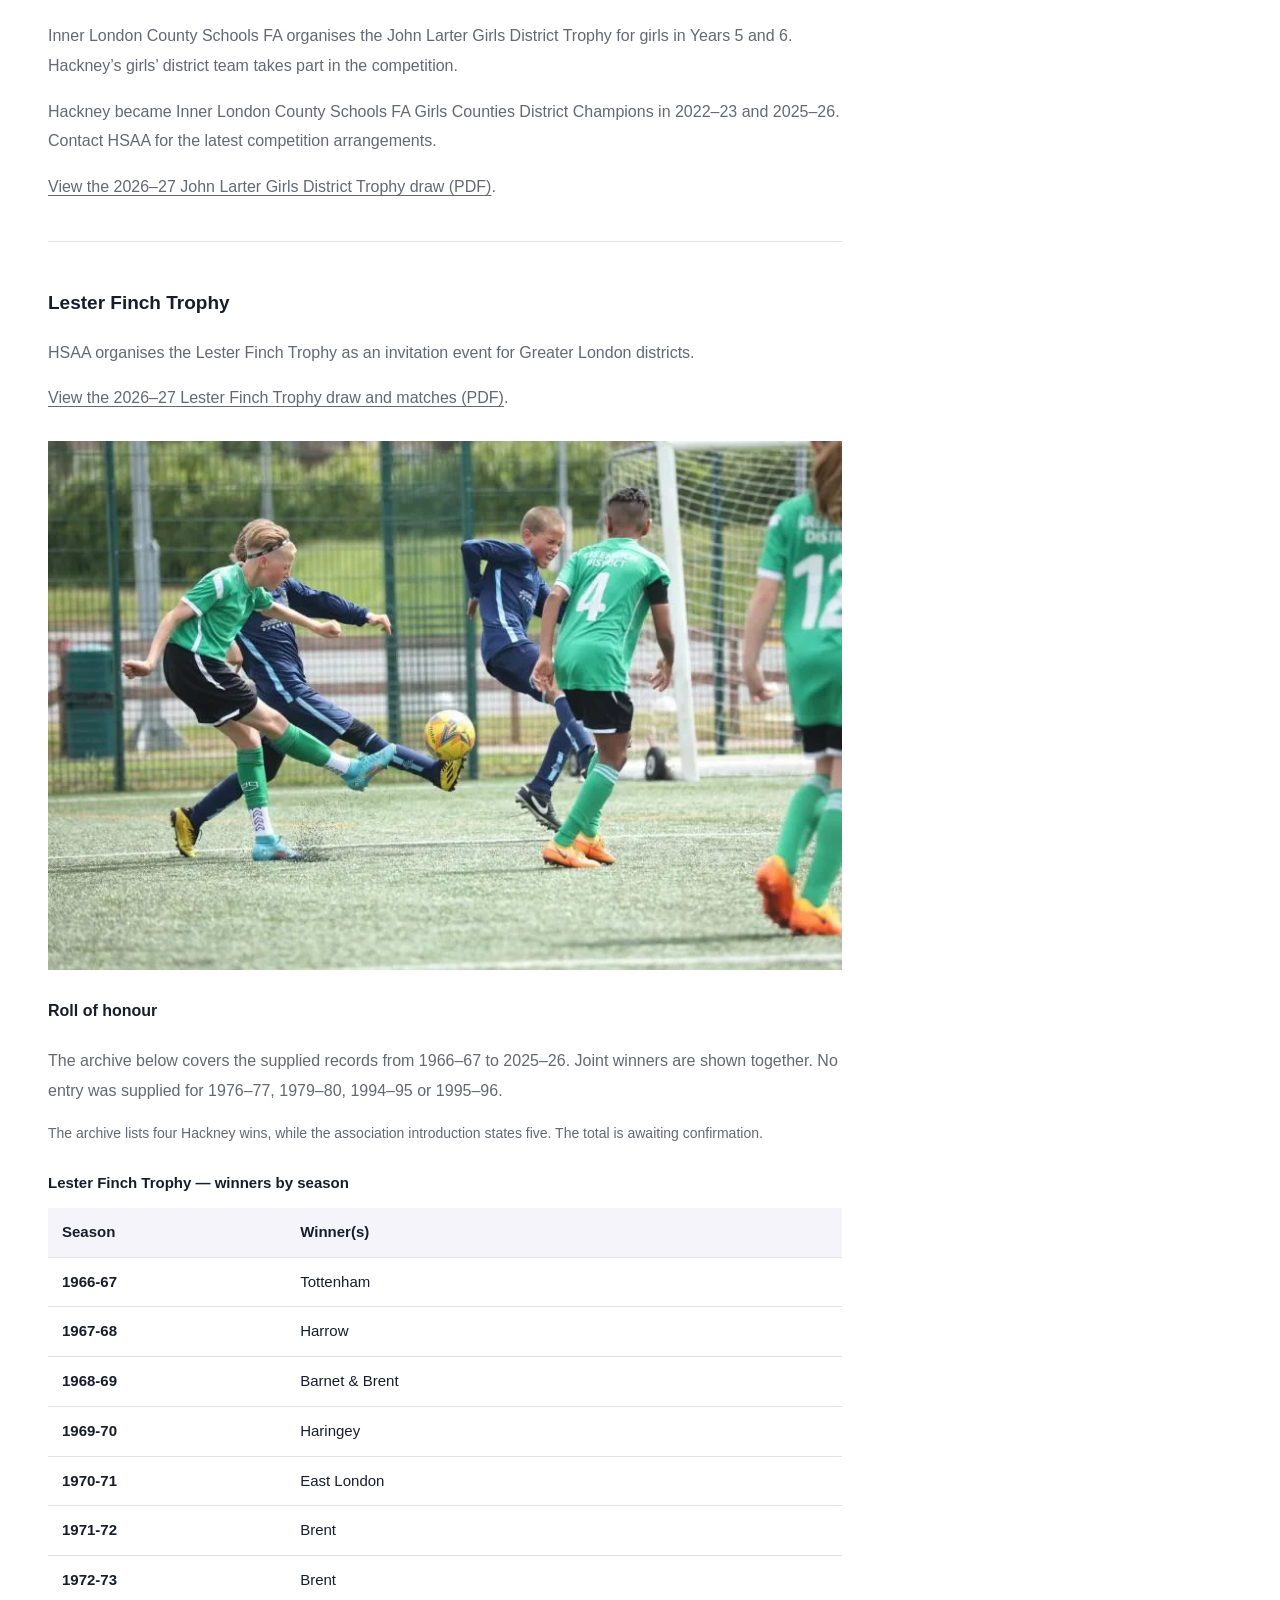
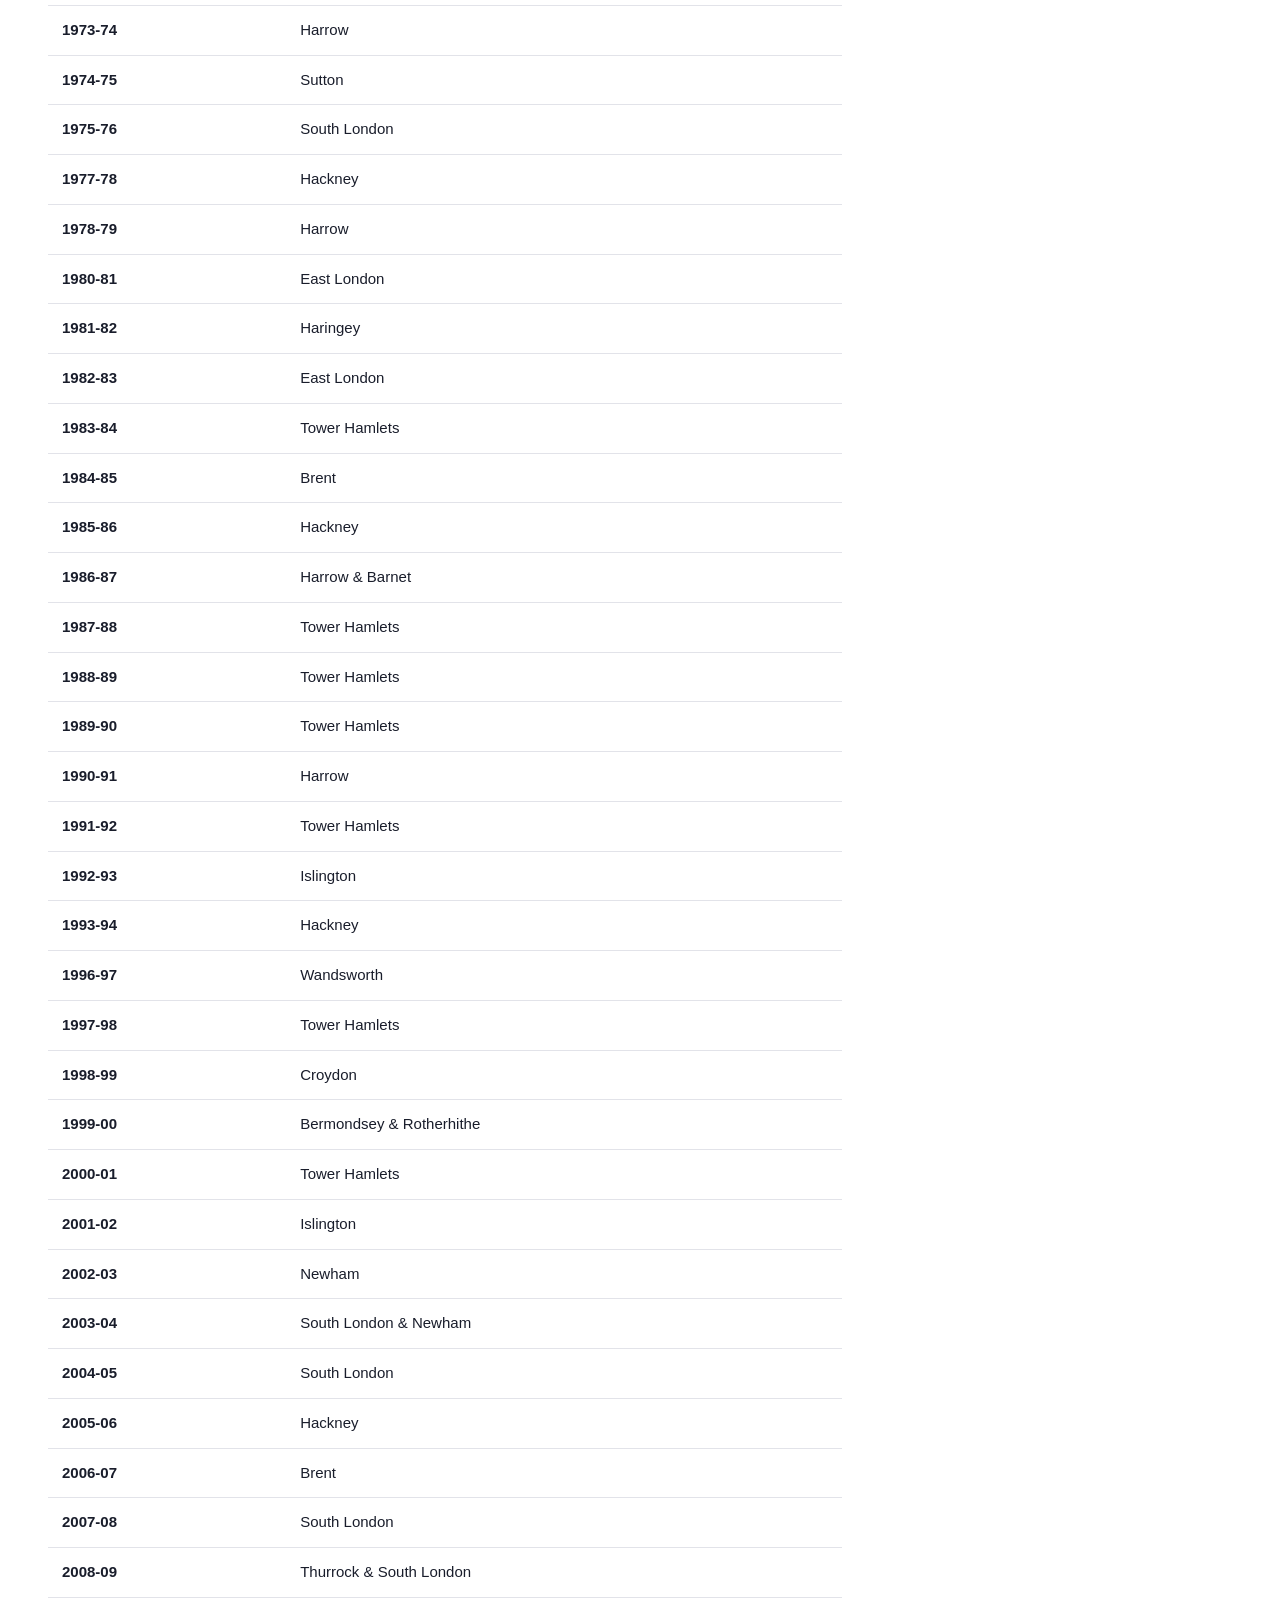
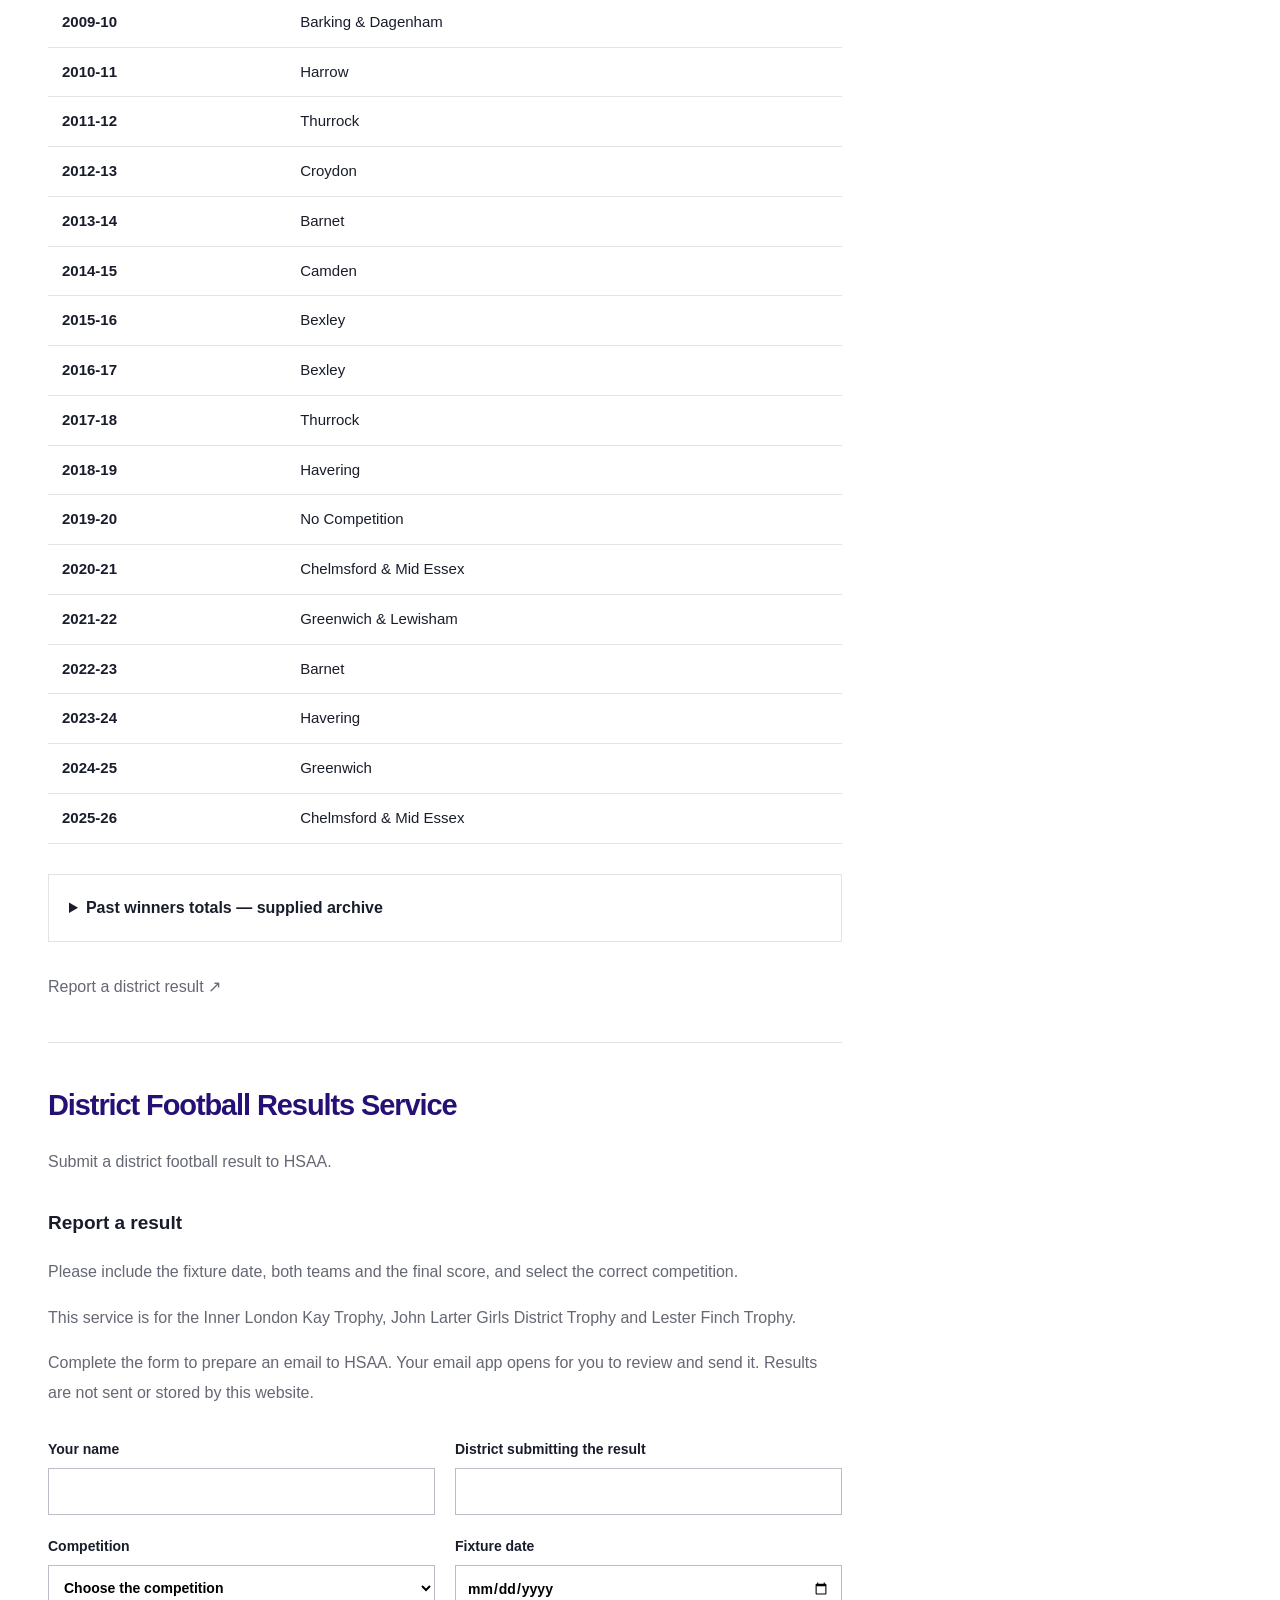
<file: information.html>
<!doctype html>
<html lang="en-GB"><head><meta charset="utf-8"><meta name="viewport" content="width=device-width,initial-scale=1"><title>Information | HSAA</title><meta name="description" content="Contacts, supporters, association connections and district competitions."><link rel="icon" href="assets/logo.webp"><link rel="stylesheet" href="css/styles.css"><script src="js/main.js" defer></script></head>
<body><a class="skip-link" href="#main">Skip to content</a><header><div class="masthead wrap"><a href="index.html" class="brand" aria-label="HSAA home"><img src="assets/source/hsaa-logo.webp" alt="Hackney Schools Athletic Association" width="215" height="64"></a><span class="brand-note">HACKNEY SCHOOLS<br><strong>ATHLETICS ASSOCIATION</strong></span><a class="header-contact button" href="contact.html">Get in touch <span aria-hidden="true">↗</span></a><button class="menu-toggle" aria-expanded="false" aria-controls="main-nav">Menu <span aria-hidden="true">☰</span></button></div><nav class="navigation" id="main-nav" aria-label="Main navigation"><div class="nav-inner wrap"><ul class="nav-list"><li><a href="index.html">Home</a></li><li><a href="about.html">About us</a></li><li><a href="football.html">Football</a></li><li><a href="other-sports.html">HSAA Other Sporting Competitions</a></li><li><a href="information.html" aria-current="page">Information</a></li></ul><div class="mobile-nav-contact"><a class="button" href="contact.html">Get in touch <span aria-hidden="true">&#8599;</span></a></div></div></nav></header>
<main id="main"><div class="wrap page-intro"><nav class="breadcrumb" aria-label="Breadcrumb"><a href="index.html">Home</a><span>/</span><span>Information</span></nav><span class="eyebrow">HACKNEY SCHOOLS SPORT</span><h1>Information</h1><p class="lead">Contacts, supporters, association connections and district competitions.</p></div><div class="wrap content-layout"><article class="article"><section id="contacts-supporters" class="gender-section"><h2>Schools FA Contacts &amp; HSAA Supporters</h2><p class="lead">The organisations connected with and supporting HSAA.</p><h3>Schools FA contacts and supporters</h3>
<p>HSAA works with and is supported by organisations across school sport and the wider community.</p>
<div class="partner-grid"><div class="partner"><span class="partner-logo-frame"><img src="assets/source/inner-london.webp" alt="" loading="lazy"></span><span>Inner London County Schools FA</span></div><a class="partner" href="https://schoolsfootball.org/"><span class="partner-logo-frame"><img src="assets/source/esfa.webp" alt="" loading="lazy"></span><span>English Schools FA</span></a><a class="partner" href="https://www.gpsfa.com/"><span class="partner-logo-frame"><img src="assets/source/gloucester.webp" alt="" loading="lazy"></span><span>Gloucester Primary Schools FA</span></a><a class="partner" href="https://ksfa.org.uk/"><span class="partner-logo-frame"><img src="assets/source/kent.webp" alt="" loading="lazy"></span><span>Kent Schools FA</span></a><a class="partner" href="https://www.jerseyfa.com/"><span class="partner-logo-frame"><img src="assets/source/jersey.webp" alt="" loading="lazy"></span><span>Jersey FA</span></a><div class="partner"><span class="partner-logo-frame"><img src="assets/source/swansea.webp" alt="" loading="lazy"></span><span>Swansea Schools FA</span></div><div class="partner"><span class="partner-logo-frame"><img src="assets/source/team-get-involved.webp" alt="" loading="lazy"></span><span>Team Get Involved</span></div><a class="partner" href="https://public.digital/"><span class="partner-logo-frame"><img src="assets/source/public-digital.webp" alt="" loading="lazy"></span><span>Public Digital</span></a><a class="partner" href="https://www.socialmatters.org.uk/"><span class="partner-logo-frame"><img src="assets/source/social-matters.webp" alt="" loading="lazy"></span><span>Social Matters</span></a><a class="partner" href="https://www.sportsempiregroup.com/"><span class="partner-logo-frame"><img src="assets/source/sports-empire.webp" alt="" loading="lazy"></span><span>Sports Empire Group</span></a><a class="partner" href="https://wickers.org.uk/"><span class="partner-logo-frame"><img src="assets/source/wickers.webp" alt="" loading="lazy"></span><span>The Wickers Charity</span></a><a class="partner" href="https://locationlocation.com/"><span class="partner-logo-frame"><img src="assets/source/location-location.webp" alt="" loading="lazy"></span><span>Location Location</span></a><a class="partner" href="https://sportinspired.org/"><span class="partner-logo-frame"><img src="assets/source/sportinspired.webp" alt="" loading="lazy"></span><span>SportInspired</span></a><div class="partner"><span class="partner-logo-frame"><img src="assets/source/jaidon-anthony-11.webp" alt="" loading="lazy"></span><span>Jaidon Anthony 11</span></div><div class="partner"><span class="partner-logo-frame"><img src="assets/source/school-games.webp" alt="" loading="lazy"></span><span>School Games Organiser (SGO)</span></div></div>
<p>Hackney’s School Games Organiser is Liam Kelly.</p>
<section id="contacts-supporters-inner-london" class="gender-section"><h3>Inner London County Schools Football Association</h3>
<p>Established in 1974, Inner London County Schools FA serves schools and districts across Inner London. Hackney is affiliated to the association.</p>
<p>It delivers county competitions for secondary schools in Years 7–13, and primary district competitions: the Kay Trophy for Under-11 boys in Year 6 and the John Larter Girls District Trophy for girls in Years 5 and 6.</p>
<p>Its representative programme includes boys’ Under-14, Under-15 and Under-16 teams and girls’ Under-14 and Under-15 teams. Trials are held to identify players from across the county.</p>
<h4>Contact</h4><p>The supplied contact is Michael MacNeill, Honorary Secretary. For an introduction or the current contact details, <a href="contact.html">get in touch with HSAA</a>.</p></section>
<section id="contacts-supporters-support" class="gender-section"><h3>Support HSAA</h3><p>If you are keen to support HSAA’s work, please <a href="contact.html">contact HSAA</a> to discuss how you can help.</p><p>Former district players can also join the Hackney District Players Alumni Network.</p></section>
<figure><img class="wide-image" src="assets/source/supporters-team.webp" alt="Young players and adults together in a team photograph" loading="lazy"></figure>
</section><section id="illuminaries" class="gender-section"><h2>Hackney District &amp; Association Illuminaries</h2><p class="lead">Former players, association figures and the District Players Alumni Network.</p><ul class="section-directory"><li>Former district players</li><li>Association and district figures</li><li>Join the District Players Alumni Network</li></ul>
<section id="illuminaries-players" class="gender-section"><h3>From Hackney to professional football</h3><p>HSAA’s archive recognises the following former district players. The clubs and international teams listed are career highlights, rather than complete playing records or current club affiliations.</p>
<div class="table-scroll" role="region" aria-label="Former district players and career highlights" tabindex="0"><table><caption>Former district players and career highlights</caption><thead><tr><th scope="col">Player</th><th scope="col">Clubs and international teams</th></tr></thead><tbody><tr><th scope="row">Eddie Baily</th><td>Tottenham Hotspur; England</td></tr><tr><th scope="row">Tommy Harmer</th><td>Tottenham Hotspur</td></tr><tr><th scope="row">Ron Harris</th><td>Chelsea</td></tr><tr><th scope="row">Allan Harris</th><td>Queens Park Rangers</td></tr><tr><th scope="row">Rodney Marsh</th><td>Queens Park Rangers; Manchester City; Fulham; England</td></tr><tr><th scope="row">John Pratt</th><td>Tottenham Hotspur</td></tr><tr><th scope="row">Keith Weller</th><td>Chelsea; Leicester City; England</td></tr><tr><th scope="row">Albert Murray</th><td>Chelsea</td></tr><tr><th scope="row">Steve Bryant</th><td>Portsmouth</td></tr><tr><th scope="row">Mark Falco</th><td>Tottenham Hotspur; Watford; Rangers</td></tr><tr><th scope="row">Des Walker</th><td>Nottingham Forest; Sampdoria; Sheffield Wednesday; England</td></tr><tr><th scope="row">John Reeves</th><td>Fulham</td></tr><tr><th scope="row">Billy Manuel</th><td>Gillingham; Brentford</td></tr><tr><th scope="row">Jimmy Carter</th><td>Millwall; Arsenal; Liverpool</td></tr><tr><th scope="row">Tony Parks</th><td>Tottenham Hotspur</td></tr><tr><th scope="row">Ricky Otto</th><td>Leyton Orient; Birmingham City</td></tr><tr><th scope="row">Mario Walsh</th><td>Portsmouth; Torquay United</td></tr><tr><th scope="row">Ronnie Mauge</th><td>Bury; Plymouth Argyle; Manchester City; Trinidad and Tobago</td></tr><tr><th scope="row">Kevin Watson</th><td>Tottenham Hotspur; Swindon Town; Rotherham United; Reading; Colchester United</td></tr><tr><th scope="row">Jeff Minton</th><td>Tottenham Hotspur; Brighton; Port Vale; Leyton Orient</td></tr><tr><th scope="row">Leon Constantine</th><td>Millwall; Leyton Orient; Southend United; Port Vale; Leeds United</td></tr><tr><th scope="row">Ijah Anderson</th><td>Brentford</td></tr><tr><th scope="row">Ugo Ehiogu</th><td>Aston Villa; Middlesbrough; Rangers; Sheffield United; Leeds United; England</td></tr><tr><th scope="row">Ade Akinbiyi</th><td>Leicester City</td></tr><tr><th scope="row">Kevin Lisbie</th><td>Leyton Orient; Charlton Athletic; Colchester United; Ipswich Town</td></tr><tr><th scope="row">Lloyd Doyley</th><td>Watford</td></tr><tr><th scope="row">Elliott ‘Junior’ Omozusi</th><td>Leyton Orient; Fulham</td></tr><tr><th scope="row">Bradley Johnson</th><td>Blackburn Rovers; Derby County; Leeds United; Norwich City</td></tr><tr><th scope="row">Shaquille Coulthirst</th><td>Tottenham Hotspur; Barnet</td></tr><tr><th scope="row">Sean Clare</th><td>Charlton Athletic; Sheffield Wednesday; Heart of Midlothian; Leyton Orient</td></tr><tr><th scope="row">Tayo Edun</th><td>Fulham; Blackburn Rovers; Peterborough United; Stockport County</td></tr><tr><th scope="row">Jaidon Anthony</th><td>Arsenal academy; AFC Bournemouth; Brentford</td></tr><tr><th scope="row">Sonny Perkins</th><td>West Ham United; Leeds United; Leyton Orient; Wigan Athletic</td></tr><tr><th scope="row">Steve Browne</th><td>Charlton Athletic</td></tr><tr><th scope="row">Mel Capleton</th><td>Southend United; Blackpool; Leyton Orient</td></tr><tr><th scope="row">Aaron Rowe</th><td>Huddersfield Town; Stockport County; Crewe Alexandra; Gillingham</td></tr><tr><th scope="row">Andrew Oluwabori</th><td>Huddersfield Town academy; Peterborough United; Yeovil Town; Exeter City</td></tr><tr><th scope="row">Cairo Antoine-Eva</th><td>Arsenal academy; England Under-17</td></tr></tbody></table></div>
<figure><img class="wide-image" src="assets/source/alumni-football.webp" alt="Young Hackney footballers in a match" loading="lazy"></figure></section>
<section id="illuminaries-association" class="gender-section"><h3>Association and district figures</h3><p>People and roles recorded in the HSAA archive.</p><div class="table-scroll" role="region" aria-label="Association and district figures" tabindex="0"><table><caption>Association and district figures</caption><thead><tr><th scope="col">Name</th><th scope="col">Role recorded in the archive</th></tr></thead><tbody><tr><th scope="row">George Sparkes</th><td>Hackney District Manager; predecessor to John Larter MBE</td></tr><tr><th scope="row">Glyn Williams</th><td>Former HSAA Chair; remembered by the Glyn Williams Cup</td></tr><tr><th scope="row">John Larter MBE</th><td>Hackney District Manager, 1971–2020; in remembrance</td></tr><tr><th scope="row">David Grisdale</th><td>HSAA Honorary General Secretary, 1974–2020; in remembrance</td></tr><tr><th scope="row">David Le Fevre</th><td>School sports and HSAA Honorary Vice President</td></tr><tr><th scope="row">Brian Willerton</th><td>HSAA Chair, 1974–2019</td></tr><tr><th scope="row">Enid Grisdale</th><td>HSAA Patron, appointed 2019</td></tr><tr><th scope="row">Tom Pirnie</th><td>Hackney District Coach, 1968–2002; in remembrance</td></tr><tr><th scope="row">Chas Mangion</th><td>Hackney District Coach, from 1993</td></tr><tr><th scope="row">David Crockatt</th><td>HSAA President, from 1989</td></tr><tr><th scope="row">Phillip Hayfield</th><td>SSP; HSAA committee member; basketball</td></tr><tr><th scope="row">Alan Hutchinson</th><td>Teacher at Southwold Primary, Holy Trinity and Millfields Community; namesake of the girls’ five-a-side cup</td></tr><tr><th scope="row">Stan Le Brom</th><td>Teacher; namesake of the boys’ five-a-side cup</td></tr><tr><th scope="row">Norman Hamilton</th><td>Hackney District Coach, 1996–2012; in remembrance</td></tr><tr><th scope="row">Liz Prosser</th><td>Jersey staff, 2009</td></tr></tbody></table></div>
<h4>Remembering John Larter MBE</h4><p>John managed Hackney District from 1971 to 2020. His contribution to school and grassroots football is recognised by the John Larter MBE Foundation, established in 2016. He died in December 2020.</p>
<h4>Remembering David Grisdale</h4><p>David joined HSAA in 1968 and served the association for more than fifty years. He was Honorary General Secretary for over forty years, until his death in October 2020.</p></section>
<section id="illuminaries-alumni-network" class="gender-section"><h3>Hackney District Players Alumni Network</h3>
<div class="alumni-intro"><img src="assets/source/alumni-flyer.webp" alt="Join the Hackney District Players Network: yearly membership is £10 for adults and £5 for under-18s" loading="lazy"><div><p>More than 2,000 boys and girls have represented Hackney District since the 1960s. The network aims to help former players find one another, stay in touch and support the next generation of district teams.</p><p>If you represented Hackney, share your experiences and memories, reconnect with your teammates, and help spread the word to other former players.</p><p>The network seeks human and financial support for HSAA. It is keen to establish a fundraising committee and organise events for members. Ideas include an annual gathering, race night, curry night and quiz evening, alongside updates through the season.</p></div></div>
<h4>Membership</h4><p>The supplied membership form sets an annual fee, payable each 1 September, of <strong>£5 for juniors under 18</strong> and <strong>£10 for seniors aged 18 and over</strong>. HSAA will contact applicants with payment details and further information after receiving their form.</p>
<p><a href="downloads/hsaa-alumni-membership-form.doc" download>Download the blank membership form (Word, 24 KB)</a>, or prepare a membership email below.</p>
<p>This form opens your email app for you to review and send your details to HSAA. No membership payment is taken on this site.</p>
<noscript><p>Please download the blank membership form and email it to <a href="mailto:info@hsaa.org.uk">info@hsaa.org.uk</a>.</p></noscript>
<form class="membership-form" aria-label="Alumni membership enquiry">
<label>Full name<input name="name" autocomplete="name" maxlength="120" required></label>
<label>Email address<input name="email" type="email" autocomplete="email" maxlength="200" required></label>
<label>Mobile number<input name="mobile" type="tel" autocomplete="tel" maxlength="40"></label>
<label>Season you represented Hackney District<input name="season" placeholder="For example, 1981–82" maxlength="100" required></label>
<label>District manager’s name<input name="manager" maxlength="120"></label>
<label>Membership category<select name="category" required><option value="">Choose a category</option><option>Junior — under 18 (£5 annually)</option><option>Senior — 18 and over (£10 annually)</option></select></label>
<label>First teammate’s name<input name="teammate1" maxlength="120"></label><label>Second teammate’s name<input name="teammate2" maxlength="120"></label>
<label>Can your former teammates be contacted about joining?<select name="contact-teammates"><option>Not specified</option><option>Yes</option><option>No</option></select></label>
<label>Teammates’ email addresses, if they have agreed to be contacted<textarea name="teammate-emails" rows="2" maxlength="400"></textarea></label>
<label>Would you support an annual reunion and fundraising event?<select name="annual-event"><option>Not specified</option><option>Yes</option><option>No</option></select></label>
<button class="button" type="submit">Prepare membership email ↗</button><p class="form-status" role="status"></p>
</form></section>
</section><section id="john-larter-foundation" class="gender-section"><h2>John Larter MBE Foundation</h2><p class="lead">A development pathway inspired by John’s contribution to grassroots football.</p><img class="foundation-logo" src="assets/source/foundation-logo.webp" alt="John Larter Foundation" loading="lazy">
<h3>Continuing John’s work</h3>
<p>The John Larter Foundation was established in 2016 to recognise and acknowledge John Larter’s lifetime contribution to schools and grassroots football in Hackney, London and beyond.</p>
<p>John believed talented young footballers from Hackney should have the same pathways and opportunities as their counterparts elsewhere to develop their game and showcase their ability. The foundation was set up to support and build on that philosophy.</p>
<figure><img class="wide-image" src="assets/source/foundation-team.webp" alt="Players and staff in a John Larter Foundation team photograph" loading="lazy"></figure>
<h3>A pathway beyond primary district football</h3>
<p>The foundation’s programme builds on the work of Hackney Primary District, whose representative team is for Year 6 children aged ten to eleven. It is designed to provide a developmental route after that district season.</p>
<p>The programme takes the boys’ group from the start of Year 7 and offers opportunities over a three-year period. It aims to enrich their football experience, develop their talent and open routes to further opportunities.</p>
<h3>Powered and supported by Sports Empire Group</h3><img class="partner-logo" src="assets/source/sports-empire.webp" alt="Sports Empire Group" loading="lazy">
<p>For information about the foundation and its programmes, <a href="contact.html">get in touch with HSAA</a>.</p>
</section><section id="district-competitions" class="gender-section"><h2>District Competitions</h2><p class="lead">The Kay Trophy, John Larter Girls District Trophy and Lester Finch Trophy archive.</p><section id="district-competitions-kay-trophy" class="gender-section"><h3>Kay Trophy</h3><p>The Kay Trophy is Inner London County Schools FA’s primary district competition for Under-11 boys in Year 6. It is among the competitions contested by Hackney’s boys’ district team.</p><p>Hackney has won the trophy eight times, most recently in 2024–25. Contact HSAA for competition arrangements, fixtures and the latest results.</p><p><a href="downloads/kay-trophy-draw-2026-27.pdf" type="application/pdf">View the 2026–27 Kay Trophy draw (PDF)</a>.</p></section>
<section id="district-competitions-john-larter" class="gender-section"><h3>John Larter Girls District Trophy</h3><p>Inner London County Schools FA organises the John Larter Girls District Trophy for girls in Years 5 and 6. Hackney’s girls’ district team takes part in the competition.</p><p>Hackney became Inner London County Schools FA Girls Counties District Champions in 2022–23 and 2025–26. Contact HSAA for the latest competition arrangements.</p><p><a href="downloads/john-larter-girls-draw-2026-27.pdf" type="application/pdf">View the 2026–27 John Larter Girls District Trophy draw (PDF)</a>.</p></section>
<section id="district-competitions-lester-finch" class="gender-section"><h3>Lester Finch Trophy</h3><p>HSAA organises the Lester Finch Trophy as an invitation event for Greater London districts.</p>
<p><a href="downloads/lester-finch-draw-and-matches-2026-27.pdf" type="application/pdf">View the 2026–27 Lester Finch Trophy draw and matches (PDF)</a>.</p>
<figure><img class="wide-image" src="assets/source/lester-finch-action.webp" alt="School football action near the goal" loading="lazy"></figure>
<h4>Roll of honour</h4><p>The archive below covers the supplied records from 1966–67 to 2025–26. Joint winners are shown together. No entry was supplied for 1976–77, 1979–80, 1994–95 or 1995–96.</p>
<p class="content-note">The archive lists four Hackney wins, while the association introduction states five. The total is awaiting confirmation.</p>
<div class="table-scroll" role="region" aria-label="Lester Finch Trophy — winners by season" tabindex="0"><table><caption>Lester Finch Trophy — winners by season</caption><thead><tr><th scope="col">Season</th><th scope="col">Winner(s)</th></tr></thead><tbody><tr><th scope="row">1966-67</th><td>Tottenham</td></tr><tr><th scope="row">1967-68</th><td>Harrow</td></tr><tr><th scope="row">1968-69</th><td>Barnet &amp; Brent</td></tr><tr><th scope="row">1969-70</th><td>Haringey</td></tr><tr><th scope="row">1970-71</th><td>East London</td></tr><tr><th scope="row">1971-72</th><td>Brent</td></tr><tr><th scope="row">1972-73</th><td>Brent</td></tr><tr><th scope="row">1973-74</th><td>Harrow</td></tr><tr><th scope="row">1974-75</th><td>Sutton</td></tr><tr><th scope="row">1975-76</th><td>South London</td></tr><tr><th scope="row">1977-78</th><td>Hackney</td></tr><tr><th scope="row">1978-79</th><td>Harrow</td></tr><tr><th scope="row">1980-81</th><td>East London</td></tr><tr><th scope="row">1981-82</th><td>Haringey</td></tr><tr><th scope="row">1982-83</th><td>East London</td></tr><tr><th scope="row">1983-84</th><td>Tower Hamlets</td></tr><tr><th scope="row">1984-85</th><td>Brent</td></tr><tr><th scope="row">1985-86</th><td>Hackney</td></tr><tr><th scope="row">1986-87</th><td>Harrow &amp; Barnet</td></tr><tr><th scope="row">1987-88</th><td>Tower Hamlets</td></tr><tr><th scope="row">1988-89</th><td>Tower Hamlets</td></tr><tr><th scope="row">1989-90</th><td>Tower Hamlets</td></tr><tr><th scope="row">1990-91</th><td>Harrow</td></tr><tr><th scope="row">1991-92</th><td>Tower Hamlets</td></tr><tr><th scope="row">1992-93</th><td>Islington</td></tr><tr><th scope="row">1993-94</th><td>Hackney</td></tr><tr><th scope="row">1996-97</th><td>Wandsworth</td></tr><tr><th scope="row">1997-98</th><td>Tower Hamlets</td></tr><tr><th scope="row">1998-99</th><td>Croydon</td></tr><tr><th scope="row">1999-00</th><td>Bermondsey &amp; Rotherhithe</td></tr><tr><th scope="row">2000-01</th><td>Tower Hamlets</td></tr><tr><th scope="row">2001-02</th><td>Islington</td></tr><tr><th scope="row">2002-03</th><td>Newham</td></tr><tr><th scope="row">2003-04</th><td>South London &amp; Newham</td></tr><tr><th scope="row">2004-05</th><td>South London</td></tr><tr><th scope="row">2005-06</th><td>Hackney</td></tr><tr><th scope="row">2006-07</th><td>Brent</td></tr><tr><th scope="row">2007-08</th><td>South London</td></tr><tr><th scope="row">2008-09</th><td>Thurrock &amp; South London</td></tr><tr><th scope="row">2009-10</th><td>Barking &amp; Dagenham</td></tr><tr><th scope="row">2010-11</th><td>Harrow</td></tr><tr><th scope="row">2011-12</th><td>Thurrock</td></tr><tr><th scope="row">2012-13</th><td>Croydon</td></tr><tr><th scope="row">2013-14</th><td>Barnet</td></tr><tr><th scope="row">2014-15</th><td>Camden</td></tr><tr><th scope="row">2015-16</th><td>Bexley</td></tr><tr><th scope="row">2016-17</th><td>Bexley</td></tr><tr><th scope="row">2017-18</th><td>Thurrock</td></tr><tr><th scope="row">2018-19</th><td>Havering</td></tr><tr><th scope="row">2019-20</th><td>No Competition</td></tr><tr><th scope="row">2020-21</th><td>Chelmsford &amp; Mid Essex</td></tr><tr><th scope="row">2021-22</th><td>Greenwich &amp; Lewisham</td></tr><tr><th scope="row">2022-23</th><td>Barnet</td></tr><tr><th scope="row">2023-24</th><td>Havering</td></tr><tr><th scope="row">2024-25</th><td>Greenwich</td></tr><tr><th scope="row">2025-26</th><td>Chelmsford &amp; Mid Essex</td></tr></tbody></table></div>
<details class="archive-details"><summary>Past winners totals — supplied archive</summary><div class="table-scroll" role="region" aria-label="Lester Finch Trophy — supplied past winners totals" tabindex="0"><table><caption>Lester Finch Trophy — supplied past winners totals</caption><thead><tr><th scope="col">District</th><th scope="col">Wins in supplied table</th></tr></thead><tbody><tr><th scope="row">Tower Hamlets</th><td>7</td></tr><tr><th scope="row">Brent</th><td>5</td></tr><tr><th scope="row">Harrow</th><td>5</td></tr><tr><th scope="row">South London</th><td>5</td></tr><tr><th scope="row">Hackney</th><td>4</td></tr><tr><th scope="row">Thurrock</th><td>3</td></tr><tr><th scope="row">East London</th><td>3</td></tr><tr><th scope="row">Barnet</th><td>2</td></tr><tr><th scope="row">Bexley</th><td>2</td></tr><tr><th scope="row">Croydon</th><td>2</td></tr><tr><th scope="row">Haringey</th><td>2</td></tr><tr><th scope="row">Islington</th><td>2</td></tr><tr><th scope="row">Newham</th><td>2</td></tr><tr><th scope="row">Havering</th><td>2</td></tr><tr><th scope="row">Greenwich</th><td>2</td></tr><tr><th scope="row">Chelmsford &amp; Mid Essex</th><td>2</td></tr><tr><th scope="row">Bermondsey &amp; Rotherhithe</th><td>1</td></tr><tr><th scope="row">Camden</th><td>1</td></tr><tr><th scope="row">Lewisham</th><td>1</td></tr><tr><th scope="row">Sutton</th><td>1</td></tr><tr><th scope="row">Tottenham</th><td>1</td></tr><tr><th scope="row">Barking &amp; Dagenham</th><td>1</td></tr><tr><th scope="row">Wandsworth</th><td>1</td></tr></tbody></table></div><p>These totals reproduce the supplied table. That table and the season-by-season list do not fully reconcile; corrected historical records can be sent to HSAA.</p></details>
</section><p>Report a district result ↗</p>
</section><section id="district-results" class="gender-section"><h2>District Football Results Service</h2><p class="lead">Submit a district football result to HSAA.</p><h3>Report a result</h3><p>Please include the fixture date, both teams and the final score, and select the correct competition.</p><p>This service is for the Inner London Kay Trophy, John Larter Girls District Trophy and Lester Finch Trophy.</p><p>Complete the form to prepare an email to HSAA. Your email app opens for you to review and send it. Results are not sent or stored by this website.</p><form class="result-form" data-organisation="District" aria-label="Report a District Football result"><label>Your name<input name="name" autocomplete="name" required maxlength="120"></label><label>District submitting the result<input name="school" required maxlength="160"></label><label>Competition<select name="competition" required><option value="">Choose the competition</option><option>Kay Trophy</option><option>John Larter Girls District Trophy</option><option>Lester Finch Trophy</option></select></label><label>Fixture date<input type="date" name="date" required></label><label>Teams and final score<input name="score" placeholder="Team A 2 – 1 Team B" required maxlength="200"></label><button class="button" type="submit">Prepare results email ↗</button><p class="form-status" role="status"></p></form><noscript><p>Please email your name, school or district, competition, fixture date, teams and score to <a href="mailto:info@hsaa.org.uk">info@hsaa.org.uk</a>.</p></noscript><h3>Results and tables</h3><p><a href="contact.html">Contact HSAA</a> for the latest results, draws and league tables.</p></section></article><aside class="enquiry"><span class="eyebrow">CONTACT HSAA</span><h2>How can we help?</h2><p>For participation, competition information, affiliation or supporting HSAA, get in touch.</p><a class="button" href="contact.html">Contact HSAA &rarr;</a></aside></div></main><footer><div class="wrap footer-grid"><div><img src="assets/source/hsaa-logo.webp" alt="HSAA" width="215" height="64" loading="lazy"><p>Sport. Opportunity. Community.<br>For the children of Hackney.</p><a href="mailto:info@hsaa.org.uk">info@hsaa.org.uk ↗</a></div><div><h2>Explore HSAA</h2><div class="footer-links"><a href="index.html">Home</a><a href="about.html">About us</a><a href="football.html">Football</a><a href="other-sports.html">HSAA Other Sporting Competitions</a><a href="information.html" aria-current="page">Information</a><a href="contact.html">Get in touch</a></div></div><div><h2>Boys &amp; girls</h2><div class="footer-links"><a href="football.html#teams-boys">Borough representative teams — boys</a><a href="football.html#teams-girls">Borough representative teams — girls</a><a href="football.html#five-a-side-boys">Five a sides — boys</a><a href="football.html#five-a-side-girls">Five a sides — girls</a><a href="football.html#nine-a-side-boys">Nine a side League — boys</a><a href="football.html#nine-a-side-girls">Nine a side League — girls</a><a href="other-sports.html#kwik-cricket-boys">Kwik cricket — boys</a><a href="other-sports.html#kwik-cricket-girls">Kwik cricket — girls</a></div></div></div><div class="wrap footer-bottom">© HSAA · Hackney Schools Athletics Association <a href="#main">Back to top ↑</a></div></footer></body></html>
</file>
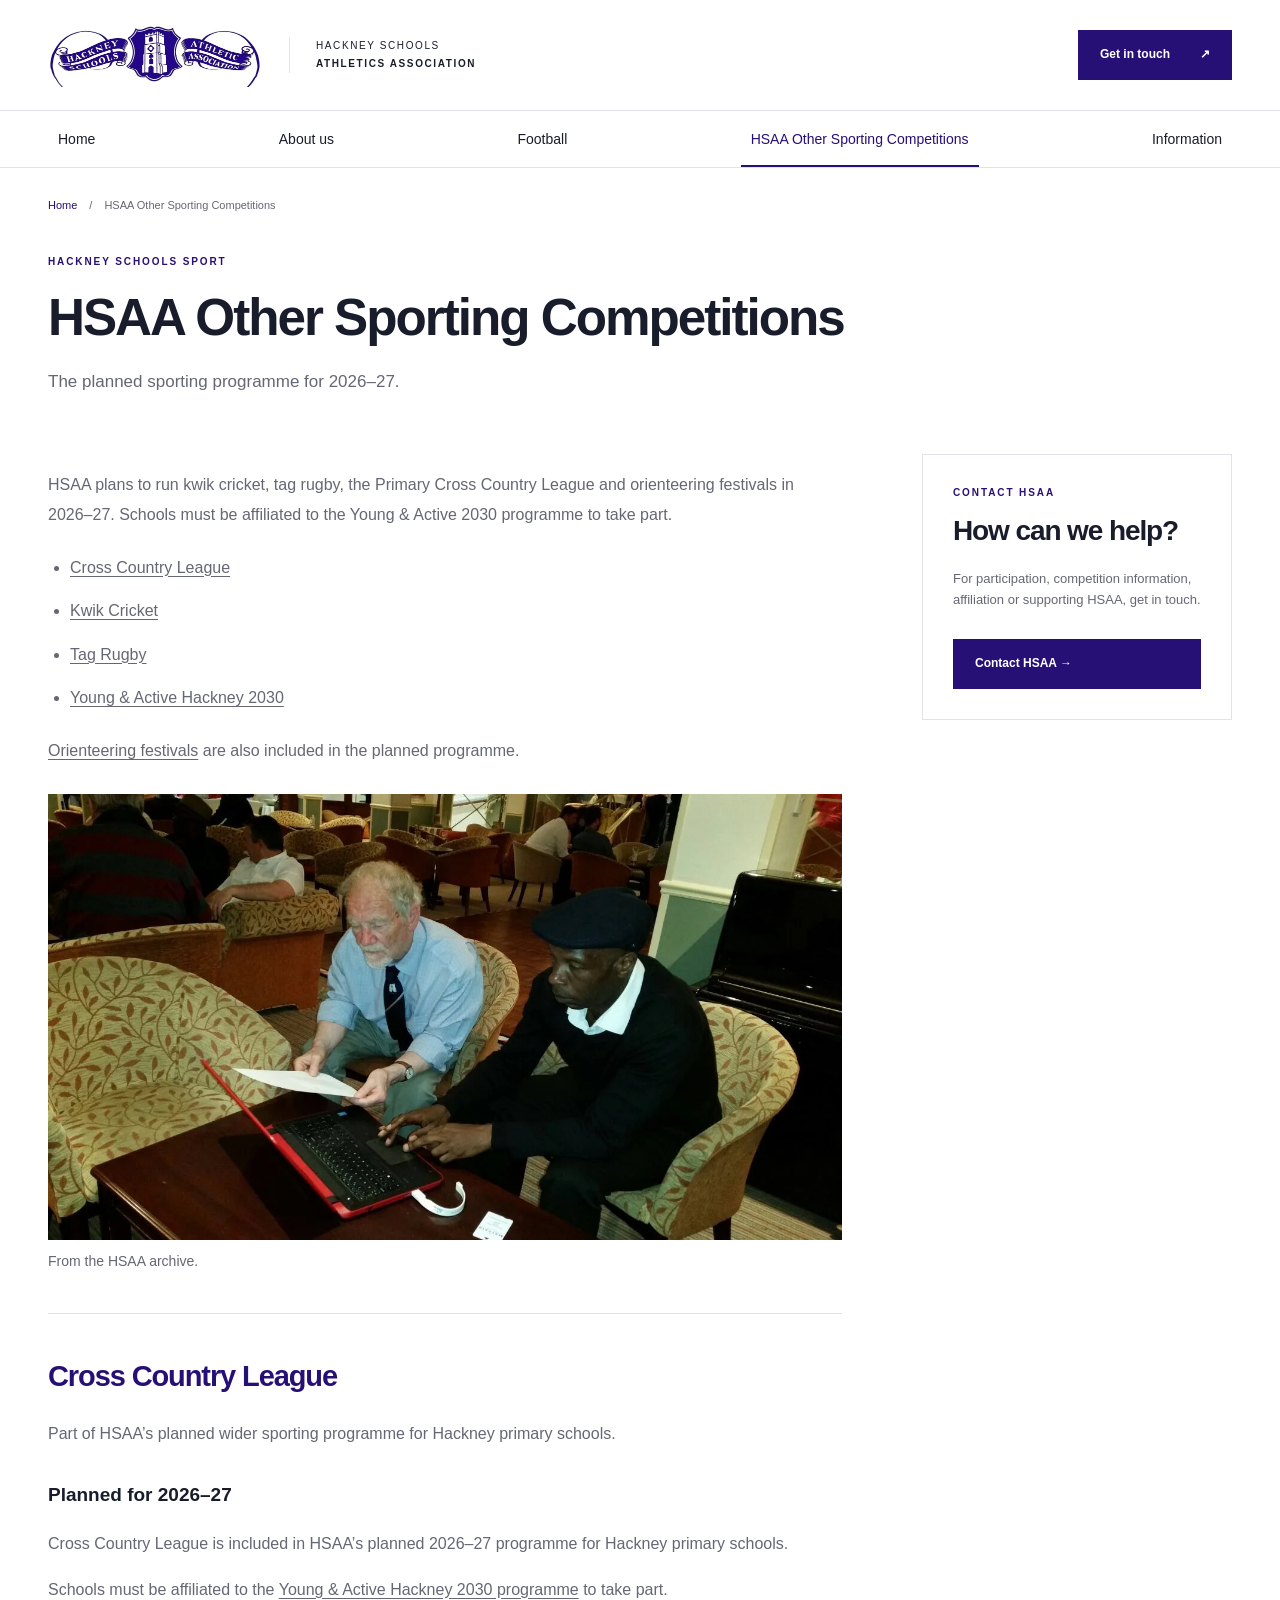
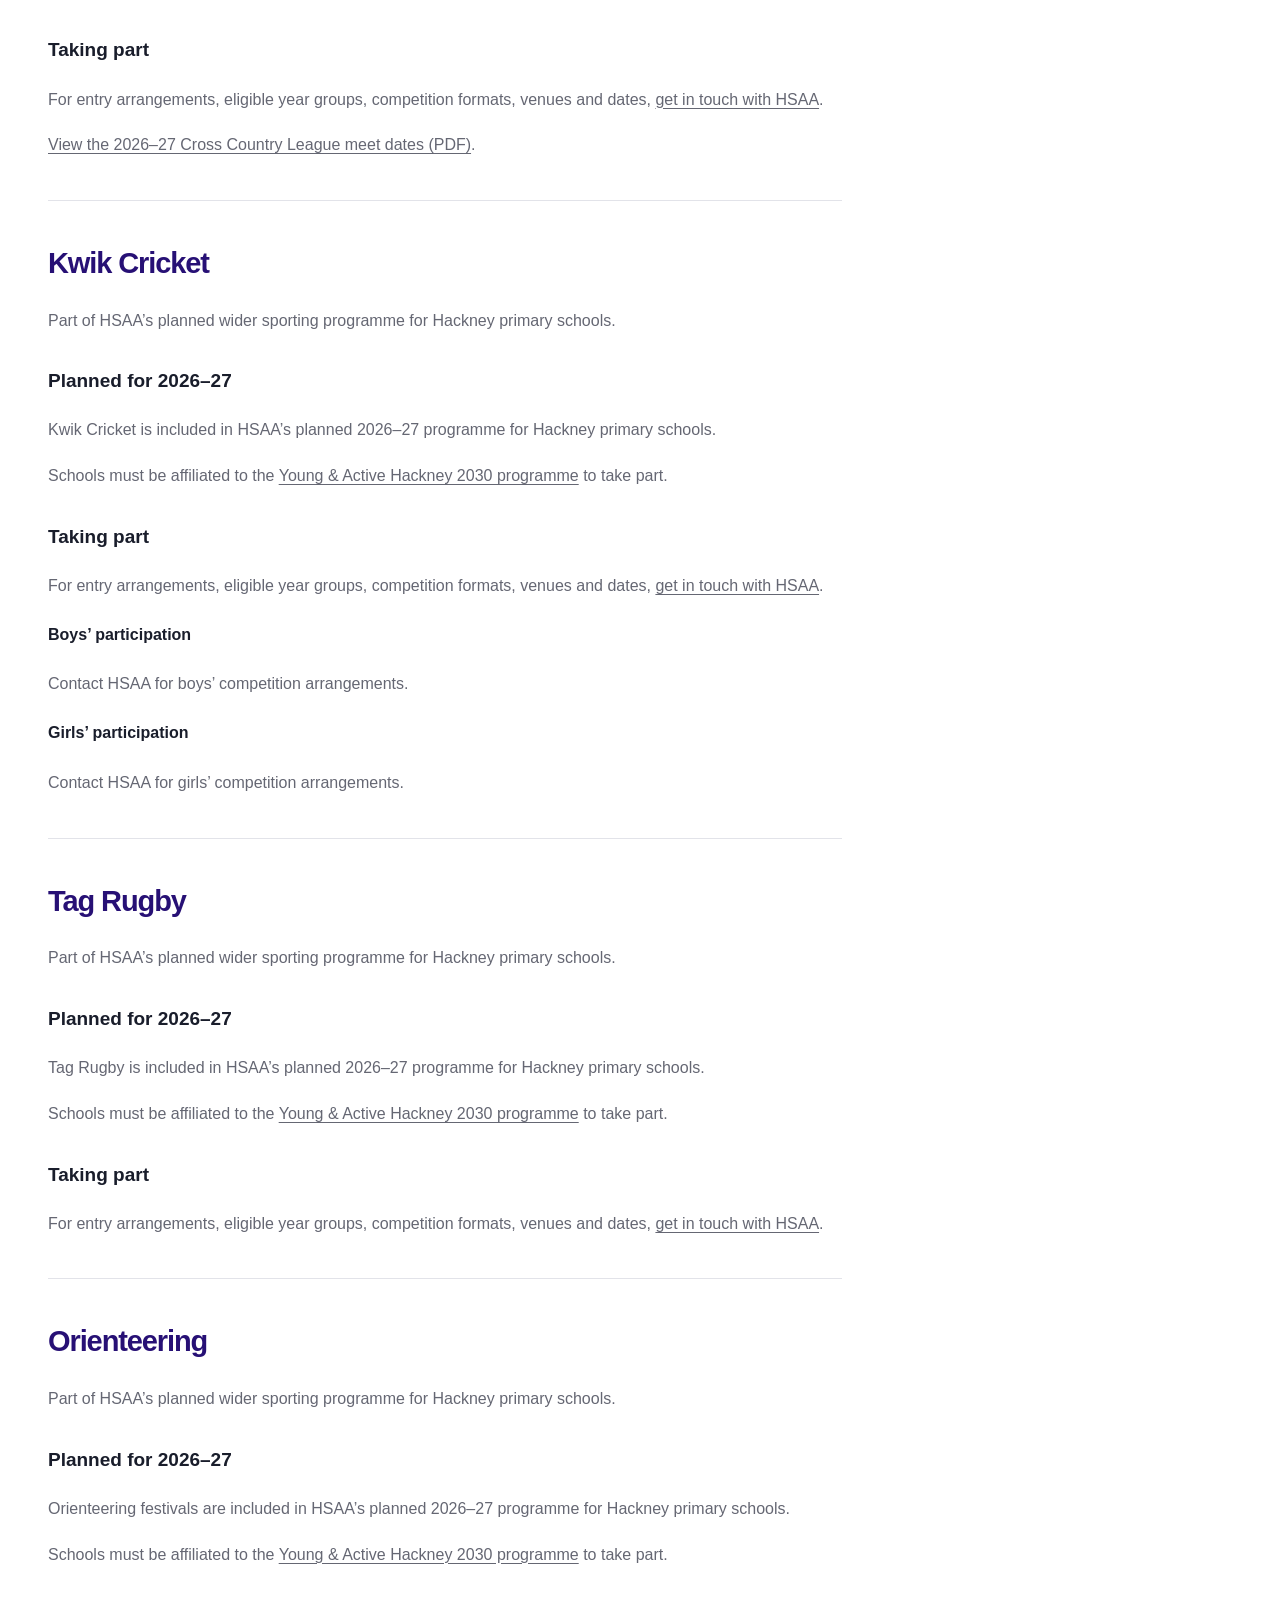
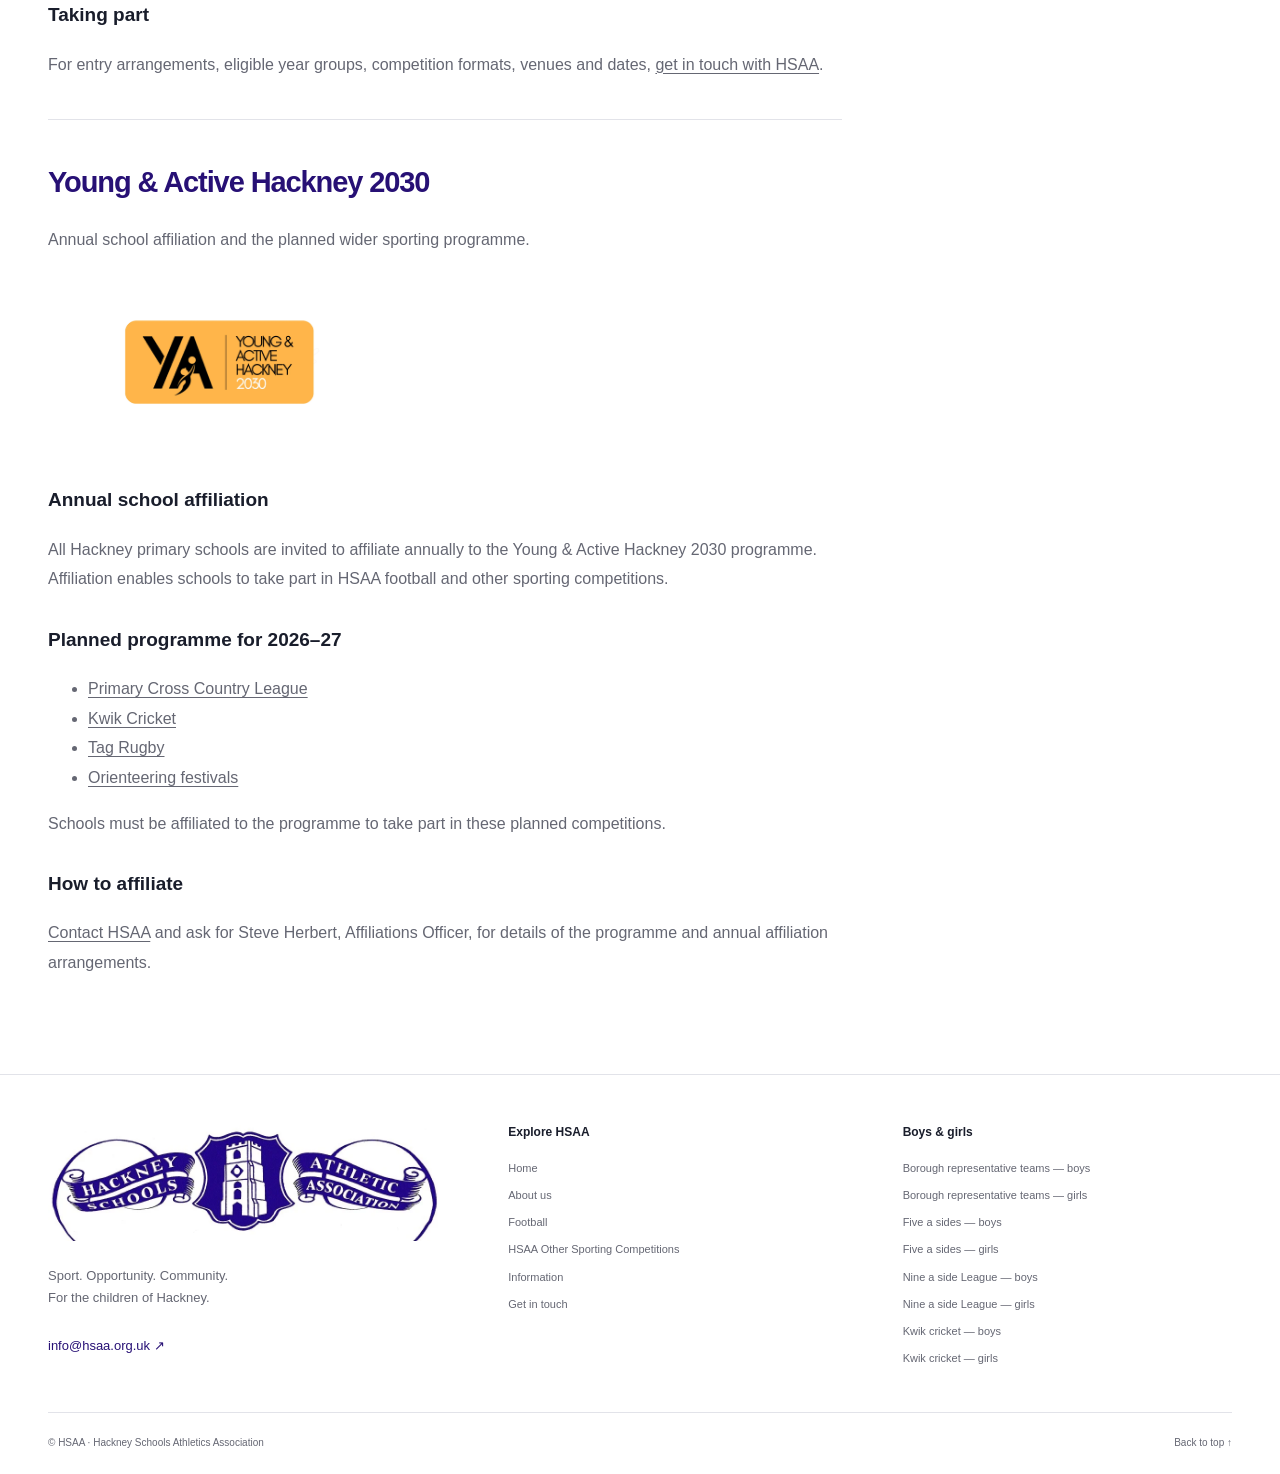
<file: other-sports.html>
<!doctype html>
<html lang="en-GB"><head><meta charset="utf-8"><meta name="viewport" content="width=device-width,initial-scale=1"><title>HSAA Other Sporting Competitions | HSAA</title><meta name="description" content="The planned sporting programme for 2026–27."><link rel="icon" href="assets/logo.webp"><link rel="stylesheet" href="css/styles.css"><script src="js/main.js" defer></script></head>
<body><a class="skip-link" href="#main">Skip to content</a><header><div class="masthead wrap"><a href="index.html" class="brand" aria-label="HSAA home"><img src="assets/source/hsaa-logo.webp" alt="Hackney Schools Athletic Association" width="215" height="64"></a><span class="brand-note">HACKNEY SCHOOLS<br><strong>ATHLETICS ASSOCIATION</strong></span><a class="header-contact button" href="contact.html">Get in touch <span aria-hidden="true">↗</span></a><button class="menu-toggle" aria-expanded="false" aria-controls="main-nav">Menu <span aria-hidden="true">☰</span></button></div><nav class="navigation" id="main-nav" aria-label="Main navigation"><div class="nav-inner wrap"><ul class="nav-list"><li><a href="index.html">Home</a></li><li><a href="about.html">About us</a></li><li><a href="football.html">Football</a></li><li><a href="other-sports.html" aria-current="page">HSAA Other Sporting Competitions</a></li><li><a href="information.html">Information</a></li></ul><div class="mobile-nav-contact"><a class="button" href="contact.html">Get in touch <span aria-hidden="true">&#8599;</span></a></div></div></nav></header>
<main id="main"><div class="wrap page-intro"><nav class="breadcrumb" aria-label="Breadcrumb"><a href="index.html">Home</a><span>/</span><span>HSAA Other Sporting Competitions</span></nav><span class="eyebrow">HACKNEY SCHOOLS SPORT</span><h1>HSAA Other Sporting Competitions</h1><p class="lead">The planned sporting programme for 2026–27.</p></div><div class="wrap content-layout"><article class="article"><p>HSAA plans to run kwik cricket, tag rugby, the Primary Cross Country League and orienteering festivals in 2026–27. Schools must be affiliated to the Young &amp; Active 2030 programme to take part.</p><ul class="section-directory"><li><a href="other-sports.html#cross-country">Cross Country League</a></li><li><a href="other-sports.html#kwik-cricket">Kwik Cricket</a></li><li><a href="other-sports.html#tag-touch">Tag Rugby</a></li><li><a href="other-sports.html#young-active">Young &amp; Active Hackney 2030</a></li></ul><p><a href="other-sports.html#orienteering">Orienteering festivals</a> are also included in the planned programme.</p><figure><img class="wide-image" src="assets/source/association-archive.webp" alt="Two adults looking through papers in a photograph from the HSAA archive" loading="lazy"><figcaption>From the HSAA archive.</figcaption></figure><section id="cross-country" class="gender-section"><h2>Cross Country League</h2><p class="lead">Part of HSAA’s planned wider sporting programme for Hackney primary schools.</p><h3>Planned for 2026–27</h3><p>Cross Country League is included in HSAA’s planned 2026–27 programme for Hackney primary schools.</p><p>Schools must be affiliated to the <a href="other-sports.html#young-active">Young &amp; Active Hackney 2030 programme</a> to take part.</p><h3>Taking part</h3><p>For entry arrangements, eligible year groups, competition formats, venues and dates, <a href="contact.html">get in touch with HSAA</a>.</p><p><a href="downloads/cross-country-meet-dates-2026-27.pdf" type="application/pdf">View the 2026–27 Cross Country League meet dates (PDF)</a>.</p></section><section id="kwik-cricket" class="gender-section"><h2>Kwik Cricket</h2><p class="lead">Part of HSAA’s planned wider sporting programme for Hackney primary schools.</p><h3>Planned for 2026–27</h3><p>Kwik Cricket is included in HSAA’s planned 2026–27 programme for Hackney primary schools.</p><p>Schools must be affiliated to the <a href="other-sports.html#young-active">Young &amp; Active Hackney 2030 programme</a> to take part.</p><h3>Taking part</h3><p>For entry arrangements, eligible year groups, competition formats, venues and dates, <a href="contact.html">get in touch with HSAA</a>.</p><section id="kwik-cricket-boys"><h4>Boys’ participation</h4><p>Contact HSAA for boys’ competition arrangements.</p></section><section id="kwik-cricket-girls"><h4>Girls’ participation</h4><p>Contact HSAA for girls’ competition arrangements.</p></section></section><section id="tag-touch" class="gender-section"><h2>Tag Rugby</h2><p class="lead">Part of HSAA’s planned wider sporting programme for Hackney primary schools.</p><h3>Planned for 2026–27</h3><p>Tag Rugby is included in HSAA’s planned 2026–27 programme for Hackney primary schools.</p><p>Schools must be affiliated to the <a href="other-sports.html#young-active">Young &amp; Active Hackney 2030 programme</a> to take part.</p><h3>Taking part</h3><p>For entry arrangements, eligible year groups, competition formats, venues and dates, <a href="contact.html">get in touch with HSAA</a>.</p></section><section id="orienteering" class="gender-section"><h2>Orienteering</h2><p class="lead">Part of HSAA’s planned wider sporting programme for Hackney primary schools.</p><h3>Planned for 2026–27</h3><p>Orienteering festivals are included in HSAA’s planned 2026–27 programme for Hackney primary schools.</p><p>Schools must be affiliated to the <a href="other-sports.html#young-active">Young &amp; Active Hackney 2030 programme</a> to take part.</p><h3>Taking part</h3><p>For entry arrangements, eligible year groups, competition formats, venues and dates, <a href="contact.html">get in touch with HSAA</a>.</p></section><section id="young-active" class="gender-section"><h2>Young &amp; Active Hackney 2030</h2><p class="lead">Annual school affiliation and the planned wider sporting programme.</p><img class="programme-logo" src="assets/source/young-active-2030.webp" alt="Young &amp; Active Hackney 2030" loading="lazy">
<h3>Annual school affiliation</h3>
<p>All Hackney primary schools are invited to affiliate annually to the Young &amp; Active Hackney 2030 programme. Affiliation enables schools to take part in HSAA football and other sporting competitions.</p>
<h3>Planned programme for 2026–27</h3><ul><li><a href="other-sports.html#cross-country">Primary Cross Country League</a></li><li><a href="other-sports.html#kwik-cricket">Kwik Cricket</a></li><li><a href="other-sports.html#tag-touch">Tag Rugby</a></li><li><a href="other-sports.html#orienteering">Orienteering festivals</a></li></ul>
<p>Schools must be affiliated to the programme to take part in these planned competitions.</p>
<h3>How to affiliate</h3><p><a href="contact.html">Contact HSAA</a> and ask for Steve Herbert, Affiliations Officer, for details of the programme and annual affiliation arrangements.</p>
</section></article><aside class="enquiry"><span class="eyebrow">CONTACT HSAA</span><h2>How can we help?</h2><p>For participation, competition information, affiliation or supporting HSAA, get in touch.</p><a class="button" href="contact.html">Contact HSAA &rarr;</a></aside></div></main><footer><div class="wrap footer-grid"><div><img src="assets/source/hsaa-logo.webp" alt="HSAA" width="215" height="64" loading="lazy"><p>Sport. Opportunity. Community.<br>For the children of Hackney.</p><a href="mailto:info@hsaa.org.uk">info@hsaa.org.uk ↗</a></div><div><h2>Explore HSAA</h2><div class="footer-links"><a href="index.html">Home</a><a href="about.html">About us</a><a href="football.html">Football</a><a href="other-sports.html" aria-current="page">HSAA Other Sporting Competitions</a><a href="information.html">Information</a><a href="contact.html">Get in touch</a></div></div><div><h2>Boys &amp; girls</h2><div class="footer-links"><a href="football.html#teams-boys">Borough representative teams — boys</a><a href="football.html#teams-girls">Borough representative teams — girls</a><a href="football.html#five-a-side-boys">Five a sides — boys</a><a href="football.html#five-a-side-girls">Five a sides — girls</a><a href="football.html#nine-a-side-boys">Nine a side League — boys</a><a href="football.html#nine-a-side-girls">Nine a side League — girls</a><a href="other-sports.html#kwik-cricket-boys">Kwik cricket — boys</a><a href="other-sports.html#kwik-cricket-girls">Kwik cricket — girls</a></div></div></div><div class="wrap footer-bottom">© HSAA · Hackney Schools Athletics Association <a href="#main">Back to top ↑</a></div></footer></body></html>
</file>
<file: css/styles.css>
:root{--blue:#271075;--ink:#191d2b;--muted:#656773;--line:#e2e3e9;--white:#fff}*{box-sizing:border-box}html{scroll-behavior:auto;scroll-padding-top:24px}body{margin:0;background:#fff;color:var(--ink);font-family:Arial,Helvetica,sans-serif;line-height:1.65}a{color:inherit;text-decoration:none}button,input{font:inherit}button,a,input{-webkit-tap-highlight-color:transparent}a:focus-visible,button:focus-visible,input:focus-visible{outline:3px solid #6053d5;outline-offset:5px}a:hover{color:var(--blue)}img{display:block;width:100%;max-width:100%;height:auto}figure{margin:0}button{cursor:pointer}.wrap{width:min(1280px,calc(100% - 96px));margin-inline:auto}.skip-link{position:absolute;top:-100px;left:20px;z-index:100;background:white;padding:12px}.skip-link:focus{top:10px}.masthead{display:flex;align-items:center;gap:26px;min-height:110px}.brand{display:block;width:215px;flex-shrink:0}.brand-note{font-size:10px;letter-spacing:1.6px;line-height:1.8;border-left:1px solid var(--line);padding-left:26px}.header-contact{margin-left:auto}.navigation{border-block:1px solid var(--line)}.nav-inner{display:flex;align-items:stretch;justify-content:space-between;gap:12px}.nav-inner>a{display:flex;align-items:center;font-size:12px;font-weight:600;line-height:1.4;padding:21px 0;white-space:nowrap}.nav-inner [aria-current=page]{color:var(--blue);box-shadow:inset 0 -2px var(--blue)}.menu-toggle{display:none}.eyebrow{display:block;color:var(--blue);font-size:10px;font-weight:700;letter-spacing:1.9px;line-height:1.5}.hero{display:grid;grid-template-columns:1fr 1fr;gap:55px;padding-block:60px}.hero-copy{padding-block:18px}.hero h1{font-size:clamp(44px,4.7vw,68px);font-weight:700;letter-spacing:-3.3px;line-height:1.08;margin:25px 0}.hero h1 em{font-style:normal;color:var(--blue)}.hero-copy>p{max-width:450px;color:var(--muted);font-size:15px;line-height:1.85}.actions{display:flex;gap:28px;align-items:center;margin-top:32px;flex-wrap:wrap}.button{display:inline-flex;align-items:center;justify-content:space-between;gap:30px;background:var(--blue);color:white;border:1px solid var(--blue);padding:14px 21px;font-size:12px;font-weight:600;min-height:48px}.button:hover{background:#402290;color:white}.text-link{font-size:13px;font-weight:700;color:var(--blue)}.hero-footnote{display:flex;align-items:center;gap:12px;margin-top:40px;font-size:11px;color:var(--muted)}.small-mark{font-size:28px;color:var(--blue)}.hero-photo{position:relative;min-height:500px}.hero-photo>img{width:100%;height:100%;object-fit:cover;object-position:48% center}.hero-photo figcaption{position:absolute;bottom:20px;left:20px;background:white;padding:16px 23px;min-width:210px}.hero-photo figcaption span{font-size:9px;letter-spacing:1.5px;display:block;color:var(--blue)}.hero-photo figcaption strong{font-size:22px;letter-spacing:-.5px}.values{display:grid;grid-template-columns:repeat(3,1fr);border-block:1px solid var(--line);padding-block:23px}.values>div{display:flex;gap:20px;align-items:center;justify-content:center;border-right:1px solid var(--line)}.values>div:last-child{border:0}.values span{font-size:10px;color:var(--blue)}.values strong{font-size:13px;font-weight:600}.section{padding-block:75px}.section-heading{display:flex;align-items:end;justify-content:space-between;gap:40px;margin-bottom:32px}h2{font-size:clamp(27px,2.7vw,38px);letter-spacing:-1.1px;line-height:1.2;margin:14px 0 20px}.section-heading h2{margin-bottom:0}.section-heading>p{font-size:13px;max-width:330px;margin:0;color:var(--muted)}.sport-grid{display:grid;grid-template-columns:repeat(3,1fr);border-top:1px solid var(--line);border-left:1px solid var(--line)}.sport-card{padding:30px;position:relative;min-height:220px;border-bottom:1px solid var(--line);border-right:1px solid var(--line);transition:background .2s}.sport-card:hover{background:#faf9fd}.card-number{font-size:9px;letter-spacing:1.5px;color:var(--blue)}.sport-card h3{font-size:20px;line-height:1.25;margin:22px 0 12px;letter-spacing:-.4px}.sport-card p{font-size:12px;color:var(--muted);max-width:85%;margin-bottom:20px}.card-arrow{position:absolute;right:25px;bottom:22px;font-size:23px;color:var(--blue)}.feature{display:grid;grid-template-columns:1fr 1fr;align-items:center;gap:80px;padding-block:15px 60px}.feature>img{width:100%;height:450px;object-fit:cover;object-position:center 35%}.feature h2{font-size:44px}.feature p{font-size:14px;color:var(--muted)}.feature .text-link{display:inline-block;margin-top:20px}.mission{border-top:1px solid var(--line);max-width:1280px}.mission>p{max-width:770px;color:var(--muted);font-size:16px}.mission .text-link{display:inline-block;margin-top:15px}footer{border-top:1px solid var(--line);padding-top:50px;background:white}.footer-grid{display:grid;grid-template-columns:1.2fr 1fr 1fr;gap:65px}.footer-grid p{font-size:13px;color:var(--muted);margin-block:24px}.footer-grid>div>a{font-size:13px;color:var(--blue)}.footer-grid h2{font-size:12px;letter-spacing:0;margin:0 0 20px}.footer-links{display:grid;gap:9px}.footer-links a{font-size:11px;color:var(--muted)}.footer-links a:hover{color:var(--blue);text-decoration:underline}.footer-bottom{margin-top:45px;padding-block:22px;border-top:1px solid var(--line);display:flex;justify-content:space-between;gap:20px;font-size:10px;color:var(--muted)}.page-intro{padding:28px 0 40px}.breadcrumb{display:flex;flex-wrap:wrap;gap:12px;font-size:11px;color:var(--muted);margin-bottom:40px}.breadcrumb a{color:var(--blue)}.page-intro h1{font-size:clamp(36px,4vw,58px);line-height:1.12;letter-spacing:-2px;max-width:850px;margin:20px 0}.lead{font-size:17px;color:var(--muted);max-width:750px;line-height:1.8}.content-layout{display:grid;grid-template-columns:minmax(0,1fr) 310px;gap:80px;padding-bottom:80px}.article{min-width:0}.article p,.article li{font-size:15px;color:var(--muted);line-height:1.85}.article h2{font-size:29px;margin-top:30px}.article h3{font-size:19px;margin-top:30px}.wide-image{width:100%;height:auto;background:white}.article figcaption{color:var(--muted);font-size:11px;margin-top:10px}.enquiry{border:1px solid var(--line);padding:30px;align-self:start;background:white}.enquiry h2{font-size:28px}.enquiry p{font-size:13px;color:var(--muted)}.enquiry .button{margin-top:15px;width:100%}.email-address{font-size:clamp(20px,3vw,34px);color:var(--blue);overflow-wrap:anywhere}.contact-topics{border-top:1px solid var(--line);margin-top:35px}.result-form{display:grid;grid-template-columns:1fr 1fr;gap:20px;margin-top:30px}.result-form label{font-size:12px;font-weight:600}.result-form input{display:block;width:100%;margin-top:7px;padding:11px;border:1px solid #babcc7;border-radius:0;background:white;min-height:46px}.result-form label:last-of-type,.form-status{grid-column:1/-1}.result-form .button{justify-self:start}.article .form-status{font-size:12px;margin:0}input[readonly]{color:var(--muted)}

@media(max-width:1150px){.wrap{width:calc(100% - 48px)}.nav-inner{gap:8px;flex-wrap:wrap;justify-content:flex-start}.nav-inner>a{font-size:11px;padding:14px 7px}.hero{gap:30px}.hero h1{letter-spacing:-2px}.hero-photo{min-height:460px}.content-layout{gap:35px;grid-template-columns:minmax(0,1fr) 280px}.footer-grid{gap:35px}.feature{gap:40px}}
@media(max-width:760px){.wrap{width:calc(100% - 36px)}.masthead{min-height:86px;gap:12px}.brand{width:175px}.brand-note,.header-contact{display:none}.menu-toggle{display:flex;margin-left:auto;background:white;border:1px solid var(--line);padding:8px 13px;gap:12px;font-size:12px;min-height:44px}.navigation{border-top:0}.js-ready .navigation{display:none}.js-ready .navigation.is-open{display:block}.nav-inner{display:flex;flex-direction:column;gap:0;align-items:stretch;padding-block:8px}.nav-inner>a{font-size:14px;padding:12px 6px;white-space:normal}.nav-inner [aria-current=page]{box-shadow:none;font-weight:bold}.hero{grid-template-columns:1fr;padding-block:25px 35px;gap:28px}.hero h1{font-size:54px;letter-spacing:-2.5px}.hero-copy>p{font-size:14px}.hero-footnote{margin-top:25px}.hero-photo{min-height:0;height:400px}.hero-photo figcaption strong{font-size:20px}.values{grid-template-columns:1fr;padding-block:7px}.values>div{justify-content:flex-start;border:0;padding:12px 4px}.section{padding-block:45px}.section-heading{display:block}.section-heading>p{margin-top:18px}.sport-grid{grid-template-columns:1fr 1fr}.sport-card{padding:22px;min-height:225px}.sport-card h3{font-size:19px}.sport-card p{max-width:100%}.feature{grid-template-columns:1fr;gap:25px;padding-bottom:40px}.feature>img{height:360px}.feature h2{font-size:36px}.footer-grid{grid-template-columns:1fr 1fr;gap:35px 20px}.footer-grid>div:first-child{grid-column:1/-1}.footer-bottom{flex-wrap:wrap}.page-intro{padding-bottom:20px}.breadcrumb{margin-bottom:25px}.page-intro h1{letter-spacing:-1.5px}.lead{font-size:15px}.content-layout{grid-template-columns:1fr;gap:35px;padding-bottom:45px}.enquiry{max-width:none}.result-form{grid-template-columns:1fr}.article h2{font-size:26px}.wide-image{max-height:none}}
@media(max-width:380px){.hero h1{font-size:46px}.actions{gap:20px}.sport-grid{grid-template-columns:1fr}.hero-photo{height:330px}}
@media(prefers-reduced-motion:reduce){html{scroll-behavior:auto}*{transition:none!important}}
@media print{.navigation,.menu-toggle,.wrap{width:100%}.content-layout{display:block}.hero{display:block}.hero-photo{height:300px}.page-intro{padding:0}body{font-size:12pt}}

.gender-section{border-top:1px solid var(--line);margin-top:40px;padding-top:15px;scroll-margin-top:25px}.gender-section>h2{color:var(--blue);margin-bottom:25px}

/* Homepage news ticker */
.news-ticker{background:var(--blue);color:#fff}
.ticker-inner{display:flex;align-items:center;gap:24px;min-height:54px}
.ticker-label{flex:none;margin:0;padding-right:24px;border-right:1px solid #ffffff50;color:#fff;font-size:10px;line-height:1.5;letter-spacing:1.7px}
.ticker-window{flex:1;min-width:0;overflow-x:auto}
.ticker-track{display:flex;width:max-content}
.ticker-items{display:flex;align-items:center;flex-shrink:0;list-style:none;margin:0;padding:0}
.ticker-items li{display:flex;align-items:center;gap:32px;padding-right:32px;white-space:nowrap;font-size:12px;line-height:1.7}
.ticker-items li::after{content:'•';font-size:14px;color:#fff}
.news-ticker.is-animated .ticker-window{overflow:hidden}
.news-ticker.is-animated .ticker-track{animation:news-scroll 42s linear infinite}
.news-ticker:hover .ticker-track{animation-play-state:paused}



@keyframes news-scroll{from{transform:translateX(0)}to{transform:translateX(-50%)}}
@media(max-width:760px){.ticker-inner{gap:12px;min-height:60px}.ticker-label{font-size:9px;letter-spacing:1px;max-width:65px;padding-right:12px}.ticker-items li{font-size:12px}}
@media(prefers-reduced-motion:reduce){.ticker-inner{flex-wrap:wrap;padding-block:14px}.ticker-window{flex-basis:100%;overflow:visible!important}.news-ticker.is-animated .ticker-track{animation:none;transform:none;width:100%}.ticker-items{flex-direction:column;align-items:flex-start;gap:8px}.ticker-items li{white-space:normal;padding:0}.ticker-items li::after{content:none}.ticker-items[aria-hidden=true]{display:none}}
@media print{.news-ticker{display:none}}
/* Hierarchical navigation: native disclosures support touch and keyboard. */
.nav-inner{display:block}
.mobile-nav-contact{display:none}
@media(max-width:760px){.mobile-nav-contact{display:block;padding:12px 8px}.mobile-nav-contact .button{display:flex;width:100%;color:white;box-shadow:none}}
.nav-list,.nav-submenu{list-style:none;margin:0;padding:0}
.nav-list{display:flex;align-items:stretch;justify-content:space-between;gap:8px}
.nav-list>li{position:relative;min-width:0}
.nav-list a,.nav-list summary{display:block;padding:18px 10px;font-size:14px;line-height:1.45;overflow-wrap:break-word}
.nav-list summary{cursor:pointer;font-weight:600;list-style:none}
.nav-list summary::-webkit-details-marker{display:none}
.nav-list summary::after{content:' +';white-space:nowrap;color:var(--blue)}
.nav-group[open]>summary::after{content:' -'}
.nav-list>li>.nav-group>.nav-panel{position:absolute;top:100%;left:0;width:320px;max-width:calc(100vw - 48px);z-index:20;background:white;border:1px solid var(--line);box-shadow:0 12px 24px #191d2b18;padding:8px}
.nav-list>li:last-child>.nav-group>.nav-panel{left:auto;right:0}
.nav-panel a,.nav-panel summary{padding:10px 12px}
.nav-panel>a{font-weight:700;color:var(--blue);border-bottom:1px solid var(--line)}
.nav-submenu .nav-panel{margin-left:12px;border-left:2px solid var(--line);padding-left:8px}
.nav-list a:hover,.nav-list summary:hover{background:#f6f4fb}
summary:focus-visible,select:focus-visible{outline:3px solid #6053d5;outline-offset:2px}
.section-directory{padding-left:22px}.section-directory li{padding-block:7px}.article a{text-decoration:underline;text-underline-offset:3px}
.result-form select{display:block;width:100%;min-height:46px;margin-top:7px;padding:11px;border:1px solid #babcc7;background:white;font:inherit}
@media(max-width:1000px){.nav-list{flex-wrap:wrap;justify-content:flex-start}.nav-list a,.nav-list summary{padding:14px 10px}}
@media(max-width:760px){.nav-list{flex-direction:column;gap:0}.nav-list>li>.nav-group>.nav-panel{position:static;width:100%;max-width:none;box-shadow:none;border:0;border-left:2px solid var(--line);padding:0 0 0 8px}.nav-list a,.nav-list summary{padding:12px 8px}.nav-inner{padding-block:8px}}
@media print{.nav-list{display:none}}
/* Source content, archives and participation forms. */
.article p,.article li{font-size:16px}
.article figure{margin-block:28px}
.article figcaption,.content-note{font-size:14px!important}
.home-introduction{border-top:1px solid var(--line)}
.home-introduction p{max-width:850px;font-size:16px;color:var(--muted)}
.home-introduction .wide-image{margin-top:30px}
.table-scroll{overflow-x:auto;margin-block:24px;max-width:100%}
.table-scroll:focus-visible{outline:3px solid #6053d5;outline-offset:3px}
table{width:100%;border-collapse:collapse;font-size:15px;text-align:left}
caption{text-align:left;font-weight:bold;padding-bottom:12px}
th,td{padding:12px 14px;border-bottom:1px solid var(--line);vertical-align:top;overflow-wrap:anywhere}
thead{background:#f6f4fb}tbody th{font-weight:600;width:30%}
.archive-details{margin-block:30px;border:1px solid var(--line);padding:20px}
.archive-details>summary{cursor:pointer;font-size:16px;font-weight:bold}
.history-more{margin-block:24px}
.history-more>summary{cursor:pointer;color:var(--blue);font-size:16px;font-weight:600;text-decoration:underline;text-underline-offset:3px}
.photo-pair{display:grid;grid-template-columns:1fr 1fr;gap:20px;margin-block:28px;align-items:start}
.photo-pair img{width:100%;height:auto}
.partner-grid{display:grid;grid-template-columns:repeat(3,minmax(0,1fr));gap:16px;margin-block:28px}
.partner{display:flex;flex-direction:column;align-items:center;justify-content:space-between;border:1px solid var(--line);padding:18px;gap:16px;text-align:center;font-size:14px;overflow-wrap:anywhere}
.partner img{width:100%;height:95px;object-fit:contain}
.foundation-logo{display:block;width:min(100%,250px);height:auto;margin-block:10px 30px}
.programme-logo{display:block;width:min(100%,320px);height:auto;margin-block:10px 30px}
.partner-logo{display:block;width:min(100%,220px);height:auto;margin-block:20px}
.alumni-intro{display:grid;grid-template-columns:220px 1fr;gap:28px;align-items:start}
.alumni-intro>img{width:100%;height:auto}
.membership-form{display:grid;grid-template-columns:1fr 1fr;gap:20px;margin-block:30px}
.membership-form label,.result-form label{font-size:14px;font-weight:600;min-width:0}
.membership-form input,.membership-form select,.membership-form textarea{display:block;width:100%;font:inherit;padding:11px;min-height:46px;margin-top:7px;border:1px solid #babcc7;background:white;border-radius:0}
.membership-form .button{align-self:end;justify-self:start}
.membership-form textarea{resize:vertical}
textarea:focus-visible{outline:3px solid #6053d5;outline-offset:3px}


.news-ticker:focus-within .ticker-track{animation-play-state:paused}
@media(max-width:1000px){.partner-grid{grid-template-columns:repeat(2,minmax(0,1fr))}.alumni-intro{grid-template-columns:1fr}}
@media(max-width:760px){.membership-form{grid-template-columns:1fr}.ticker-inner{flex-wrap:wrap;padding-block:12px}.ticker-window{flex-basis:100%}.ticker-label{max-width:none;font-size:11px}.photo-pair{grid-template-columns:1fr}.partner{padding:12px}th,td{padding:10px 8px;font-size:14px}}
@media print{.table-scroll{overflow:visible}.membership-form,.result-form{display:none}.partner-grid{grid-template-columns:repeat(3,1fr)}}
/* Email alternatives remain available when JavaScript is disabled. */
html:not(.js-ready) .result-form,html:not(.js-ready) .membership-form{display:none}

.social-links{display:flex;flex-wrap:wrap;gap:12px;list-style:none;padding:0!important;margin:20px 0}
.social-links li{margin:0;padding:0}
.social-icon{display:inline-flex;align-items:center;justify-content:center;width:48px;height:48px;border:1px solid currentColor;border-radius:50%;color:inherit;text-decoration:none;transition:transform .15s ease}
.social-icon svg{width:23px;height:23px;fill:currentColor}
a.social-icon:hover{transform:scale(1.08);color:#fff}
a.social-icon:focus-visible{outline:3px solid #6053d5;outline-offset:4px}

.social-icon--facebook{background:#0866ff;border-color:#0866ff;color:#fff}
.social-icon--instagram{background:radial-gradient(circle at 30% 105%,#feda75 0%,#fa7e1e 28%,#d62976 52%,#962fbf 75%,#4f5bd5 100%);border-color:transparent;color:#fff}
.social-icon--x,.social-icon--tiktok{background:#000;border-color:#000;color:#fff}

@media(prefers-reduced-motion:reduce){.social-icon{transition:none}}

/* Keep every supporter logo contained in an equally sized card. */
.partner{min-width:0;background:#fff}
.partner-logo-frame{display:flex;align-items:center;justify-content:center;width:100%;height:110px;overflow:hidden}
.partner .partner-logo-frame img{display:block;width:100%;height:95px;object-fit:contain;flex:none}
.partner .partner-logo-frame img[src$="sports-empire.webp"]{width:min(100%,180px);height:auto;max-height:95px}
.partner img[src$="sportinspired.webp"]{transform:scale(2.2)}
@media(max-width:480px){.partner-grid{grid-template-columns:1fr}}
</file>
